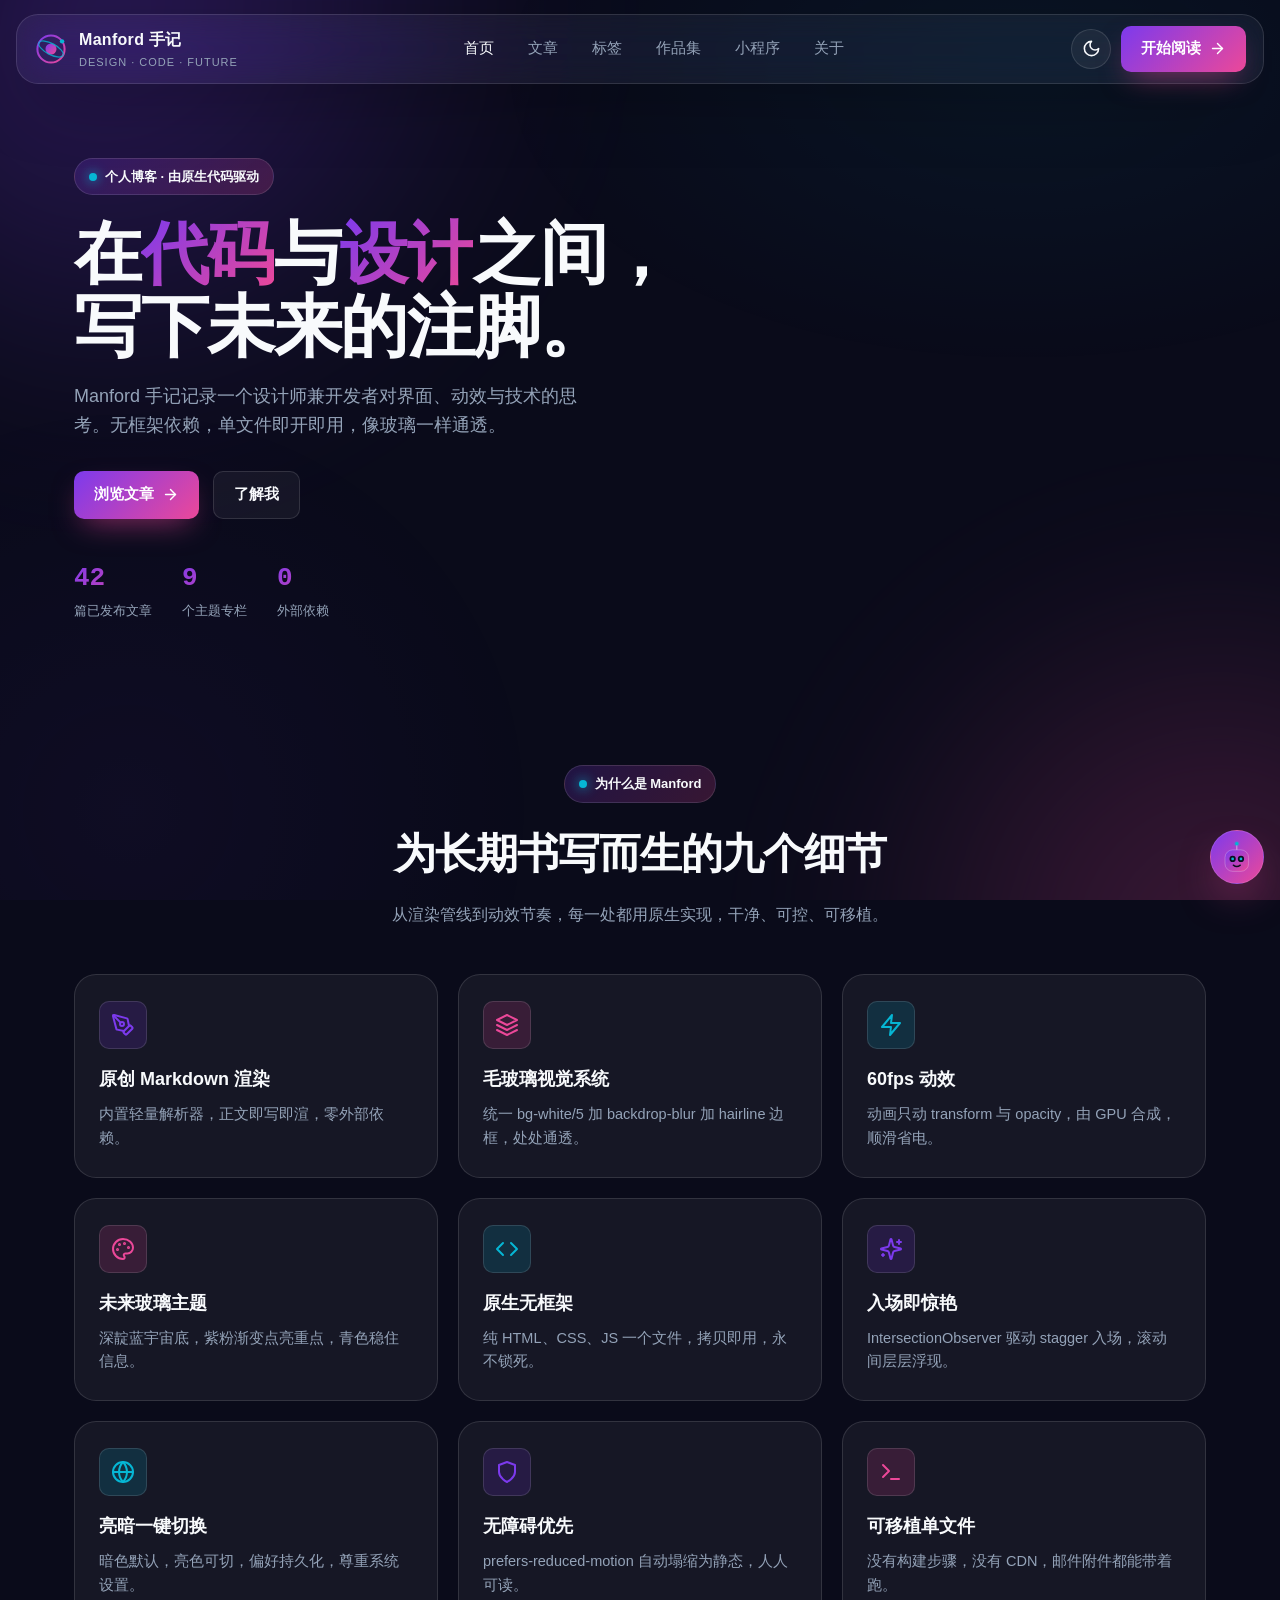
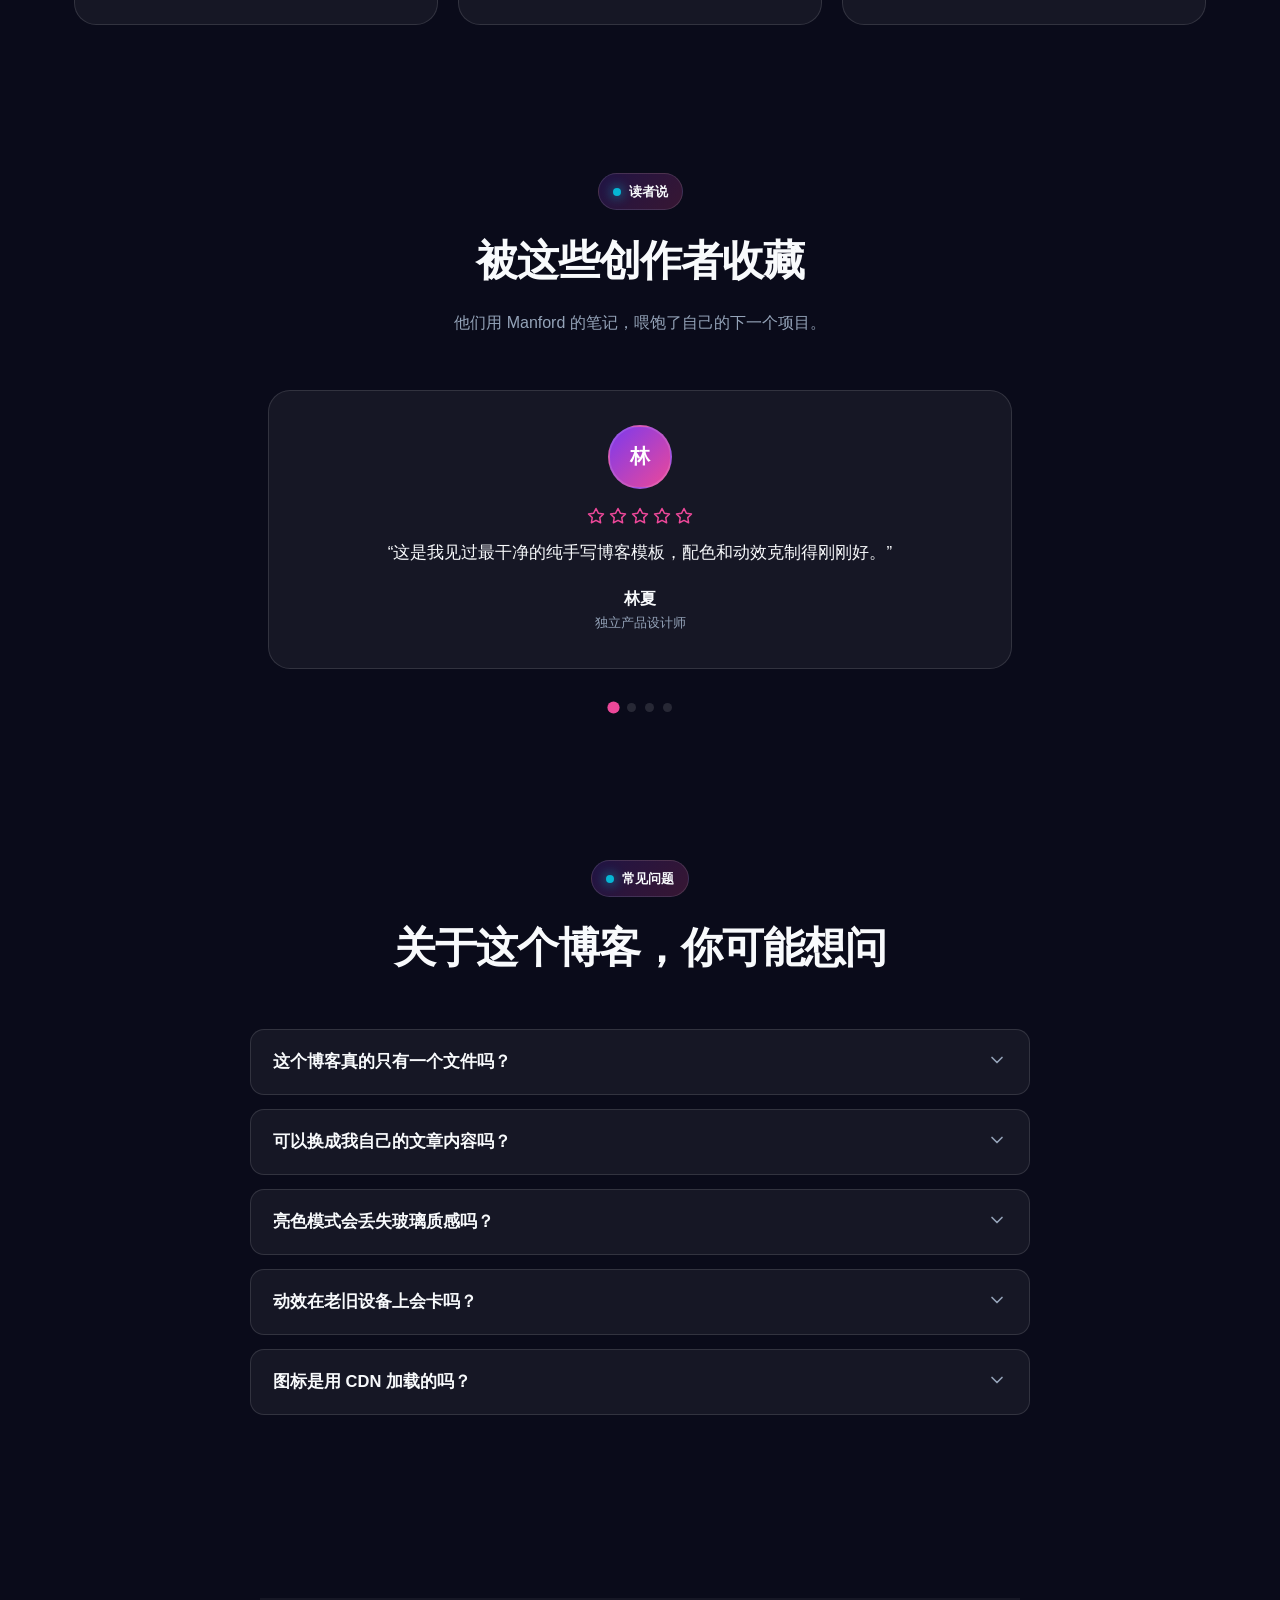
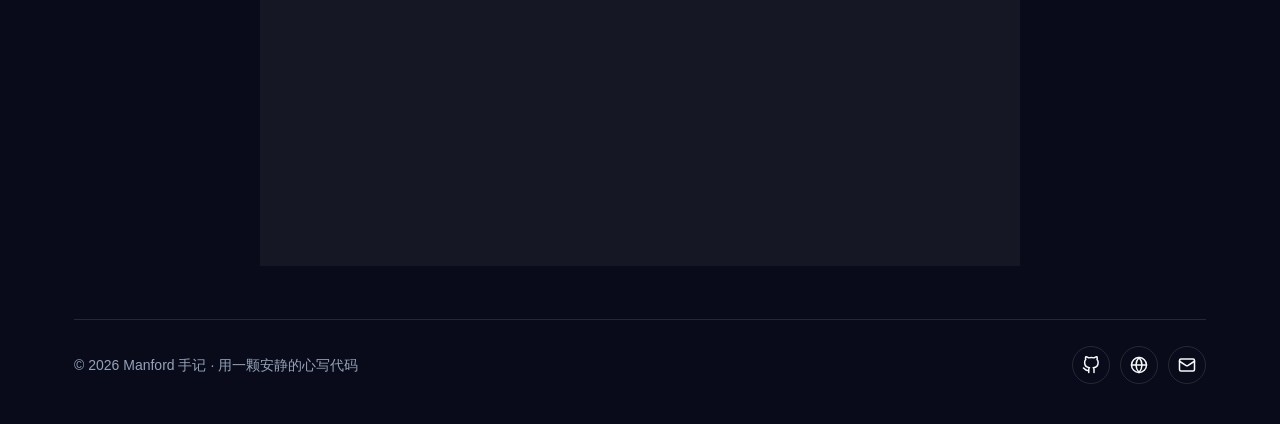
<file: index.html>
<!DOCTYPE html>
<html lang="zh-CN" data-theme="dark">

<head>
  <meta charset="UTF-8" />
  <meta name="viewport" content="width=device-width, initial-scale=1.0" />
  <title>Manford 手记 · 设计、代码与未来</title>
  <meta name="description" content="一个关于设计、代码与未来科技的个人博客，未来玻璃风格，单文件原生构建。" />
  <link rel="stylesheet" href="styles.css">
</head>

<body>
  <div class="bg-aurora" aria-hidden="true"></div>
  <div class="bg-grain" aria-hidden="true"></div>

  <!-- ============ 导航 ============ -->
  <header class="nav">
    <a class="brand" href="#/home" data-link>
      <span class="logo">
        <svg viewBox="0 0 40 40" fill="none" xmlns="http://www.w3.org/2000/svg" aria-hidden="true">
          <defs>
            <linearGradient id="lg" x1="0" y1="0" x2="1" y2="1">
              <stop offset="0" stop-color="#7C3AED" />
              <stop offset="1" stop-color="#EC4899" />
            </linearGradient>
          </defs>
          <circle cx="20" cy="20" r="16" stroke="url(#lg)" stroke-width="2.4" />
          <circle cx="20" cy="20" r="6.5" fill="url(#lg)" />
          <circle cx="33" cy="11" r="2.6" fill="#06B6D4" />
          <ellipse cx="20" cy="20" rx="16" ry="6.5" stroke="#06B6D4" stroke-width="1.4" transform="rotate(28 20 20)"
            opacity=".8" />
        </svg>
      </span>
      <span>Manford 手记<small>DESIGN · CODE · FUTURE</small></span>
    </a>
    <nav class="nav-links" id="navLinks">
      <a href="#/home" data-link data-view="home">首页</a>
      <a href="#/articles" data-link data-view="articles">文章</a>
      <a href="#/tags" data-link data-view="tags">标签</a>
      <a href="#/work" data-link data-view="work">作品集</a>
      <a href="#/miniapps" data-link data-view="miniapps">小程序</a>
      <a href="#/about" data-link data-view="about">关于</a>
    </nav>
    <div class="nav-actions">
      <button class="icon-btn" id="themeBtn" aria-label="切换主题" title="主题：白天 / 黑夜 / 绿金" aria-haspopup="true" aria-expanded="false">
      </button>
      <div class="theme-pop" id="themePop" role="menu" aria-label="选择主题">
        <button class="theme-opt" data-theme-opt="light" role="menuitem"><span class="sw sw-light"></span><span>白天</span></button>
        <button class="theme-opt" data-theme-opt="dark" role="menuitem"><span class="sw sw-dark"></span><span>黑夜</span></button>
        <button class="theme-opt" data-theme-opt="green" role="menuitem"><span class="sw sw-green"></span><span>绿金</span></button>
      </div>
      <button class="icon-btn menu-toggle" id="menuBtn" aria-label="菜单" aria-expanded="false" aria-controls="navLinks">
        <svg viewBox="0 0 24 24" fill="none" stroke="currentColor" stroke-width="2" stroke-linecap="round">
          <line class="mbar mbar1" x1="4" y1="7" x2="20" y2="7" />
          <line class="mbar mbar2" x1="4" y1="12" x2="20" y2="12" />
          <line class="mbar mbar3" x1="4" y1="17" x2="20" y2="17" />
        </svg>
      </button>
      <a class="btn btn-primary nav-cta" href="#/articles" data-link>开始阅读
        <svg viewBox="0 0 24 24" fill="none" stroke="currentColor" stroke-width="2" stroke-linecap="round"
          stroke-linejoin="round">
          <line x1="5" y1="12" x2="19" y2="12" />
          <polyline points="12 5 19 12 12 19" />
        </svg>
      </a>
    </div>
  </header>

  <main>
    <!-- ============ 首页 ============ -->
    <section class="view active" id="view-home">
      <div class="wrap">
        <!-- Hero -->
        <div class="hero">
          <div class="hero-grid">
            <div>
              <span class="pill reveal"><span class="dot"></span>个人博客 · 由原生代码驱动</span>
              <h1 class="reveal">在<span class="grad-text">代码</span>与<span class="grad-text">设计</span>之间，<br />写下未来的注脚。
              </h1>
              <p class="lead reveal">Manford 手记记录一个设计师兼开发者对界面、动效与技术的思考。无框架依赖，单文件即开即用，像玻璃一样通透。</p>
              <div class="hero-cta reveal">
                <a class="btn btn-primary" href="#/articles" data-link>浏览文章
                  <svg viewBox="0 0 24 24" fill="none" stroke="currentColor" stroke-width="2" stroke-linecap="round"
                    stroke-linejoin="round">
                    <line x1="5" y1="12" x2="19" y2="12" />
                    <polyline points="12 5 19 12 12 19" />
                  </svg>
                </a>
                <a class="btn btn-ghost" href="#/about" data-link>了解我</a>
              </div>
              <div class="hero-stats reveal">
                <div>
                  <div class="num grad-text">42</div>
                  <div class="lbl">篇已发布文章</div>
                </div>
                <div>
                  <div class="num grad-text">9</div>
                  <div class="lbl">个主题专栏</div>
                </div>
                <div>
                  <div class="num grad-text">0</div>
                  <div class="lbl">外部依赖</div>
                </div>
              </div>
            </div>
          </div>
        </div>

        <!-- 特性网格 3x3 -->
        <div class="section">
          <div class="sec-head reveal">
            <span class="pill"><span class="dot"></span>为什么是 Manford</span>
            <h2>为长期书写而生的九个细节</h2>
            <p>从渲染管线到动效节奏，每一处都用原生实现，干净、可控、可移植。</p>
          </div>
          <div class="feat-grid" id="featGrid"></div>
        </div>

        <!-- 评价轮播 -->
        <div class="section">
          <div class="sec-head reveal">
            <span class="pill"><span class="dot"></span>读者说</span>
            <h2>被这些创作者收藏</h2>
            <p>他们用 Manford 的笔记，喂饱了自己的下一个项目。</p>
          </div>
          <div class="carousel reveal" id="carousel">
            <div class="c-track" id="cTrack"></div>
          </div>
          <div class="c-dots" id="cDots"></div>
        </div>

        <!-- FAQ -->
        <div class="section">
          <div class="sec-head reveal">
            <span class="pill"><span class="dot"></span>常见问题</span>
            <h2>关于这个博客，你可能想问</h2>
          </div>
          <div class="faq" id="faq"></div>
        </div>
      </div>

      <!-- 底部订阅 -->
      <footer class="footer">
        <div class="wrap">
          <div class="sub-card glass reveal">
            <h2>订阅 <span class="grad-text">Manford 周记</span></h2>
            <p>每周一封，只发真正值得读的设计与代码笔记。随时退订。</p>
            <form class="sub-form" id="subForm" novalidate>
              <input type="email" id="subEmail" placeholder="你的邮箱地址" aria-label="邮箱地址" />
              <button class="btn btn-primary" type="submit" id="subBtn">订阅
                <svg viewBox="0 0 24 24" fill="none" stroke="currentColor" stroke-width="2" stroke-linecap="round"
                  stroke-linejoin="round">
                  <line x1="5" y1="12" x2="19" y2="12" />
                  <polyline points="12 5 19 12 12 19" />
                </svg>
              </button>
            </form>
          </div>
          <div class="foot-bottom">
            <span>© 2026 Manford 手记 · 用一颗安静的心写代码</span>
            <div class="foot-social">
              <a href="#/about" data-link aria-label="GitHub"><svg viewBox="0 0 24 24" fill="none" stroke="currentColor"
                  stroke-width="2" stroke-linecap="round" stroke-linejoin="round">
                  <path
                    d="M9 19c-5 1.5-5-2.5-7-3m14 6v-3.87a3.37 3.37 0 0 0-.94-2.61c3.14-.35 6.44-1.54 6.44-7A5.44 5.44 0 0 0 20 4.77 5.07 5.07 0 0 0 19.91 1S18.73.65 16 2.48a13.38 13.38 0 0 0-7 0C6.27.65 5.09 1 5.09 1A5.07 5.07 0 0 0 5 4.77a5.44 5.44 0 0 0-1.5 3.78c0 5.42 3.3 6.61 6.44 7A3.37 3.37 0 0 0 9 18.13V22" />
                </svg></a>
              <a href="#/about" data-link aria-label="网站"><svg viewBox="0 0 24 24" fill="none" stroke="currentColor"
                  stroke-width="2" stroke-linecap="round" stroke-linejoin="round">
                  <circle cx="12" cy="12" r="10" />
                  <line x1="2" y1="12" x2="22" y2="12" />
                  <path
                    d="M12 2a15.3 15.3 0 0 1 4 10 15.3 15.3 0 0 1-4 10 15.3 15.3 0 0 1-4-10 15.3 15.3 0 0 1 4-10z" />
                </svg></a>
              <a href="#/about" data-link aria-label="邮件"><svg viewBox="0 0 24 24" fill="none" stroke="currentColor"
                  stroke-width="2" stroke-linecap="round" stroke-linejoin="round">
                  <rect x="2" y="4" width="20" height="16" rx="2" />
                  <path d="m22 7-8.97 5.7a1.94 1.94 0 0 1-2.06 0L2 7" />
                </svg></a>
            </div>
          </div>
        </div>
      </footer>
    </section>

    <!-- ============ 文章列表 ============ -->
    <section class="view" id="view-articles">
      <div class="wrap">
        <div class="sec-head reveal" style="text-align:left;max-width:none;margin-bottom:30px">
          <span class="pill"><span class="dot"></span>文章档案</span>
          <h2>所有笔记</h2>
          <p>点击任意卡片进入正文，支持 Markdown 渲染。</p>
        </div>
        <div class="posts-layout">
          <aside class="tag-side reveal">
            <h4>按标签筛选</h4>
            <div class="tag-list" id="sideTags"></div>
          </aside>
          <div class="posts-grid" id="postsGrid"></div>
        </div>
      </div>
    </section>

    <!-- ============ 文章详情 ============ -->
    <section class="view" id="view-article">
      <div class="wrap">
        <article class="article" id="articleBox"></article>
      </div>
    </section>

    <!-- ============ 标签 ============ -->
    <section class="view" id="view-tags">
      <div class="wrap">
        <div class="sec-head reveal">
          <span class="pill"><span class="dot"></span>标签地图</span>
          <h2>从这些主题出发</h2>
          <p>每个标签都是一条线索，点开后直达对应文章。</p>
        </div>
        <div class="tags-cloud" id="tagsCloud"></div>
      </div>
    </section>

    <!-- ============ 关于 ============ -->
    <section class="view" id="view-about">
      <div class="wrap">
        <div class="about-grid">
          <div class="about-art reveal" aria-hidden="true">
            <span class="ring"></span><span class="ring r2"></span>
            <span class="orb a"></span><span class="orb b"></span>
          </div>
          <div class="reveal">
            <span class="pill"><span class="dot"></span>关于我</span>
            <h2>我是Manford，<br />一个在设计与代码之间游走的开发者。</h2>
            <p>白天写界面，夜里写笔记。我相信好的工具应当像玻璃：你透过它看见内容，却几乎感觉不到它的存在。这个博客就是为了记录那些「差点被忽略的细节」而存在。</p>
            <p>本站完全由原生 HTML、CSS 与 JavaScript 写成，没有框架，没有外部请求，一个文件就能带着走。</p>
            <div class="skills">
              <span class="skill">设计系统</span>
              <span class="skill">前端工程</span>
              <span class="skill">动效设计</span>
              <span class="skill">SVG 图形</span>
              <span class="skill">可访问性</span>
              <span class="skill">性能优化</span>
            </div>
            <a class="btn btn-primary" href="#/articles" data-link>读我的文章
              <svg viewBox="0 0 24 24" fill="none" stroke="currentColor" stroke-width="2" stroke-linecap="round"
                stroke-linejoin="round">
                <line x1="5" y1="12" x2="19" y2="12" />
                <polyline points="12 5 19 12 12 19" />
              </svg>
            </a>
          </div>
        </div>
      </div>
    </section>

    <!-- ============ 作品集 ============ -->
    <section class="view" id="view-work">
      <div class="wrap">
        <div class="sec-head reveal">
          <span class="pill"><span class="dot"></span>作品集</span>
          <h2>设计与代码，都可以被看见</h2>
          <p>三大方向，十八个代表性项目。点开任意卡片，看背后的思考。</p>
        </div>
        <div class="work-tabs reveal" id="workTabs"></div>
        <div class="work-grid" id="workGrid"></div>
      </div>
    </section>

    <!-- ============ 小程序 ============ -->
    <section class="view" id="view-miniapps">
      <div class="wrap">
        <div class="sec-head reveal">
          <span class="pill"><span class="dot"></span>小程序</span>
          <h2>随手能做的小工具</h2>
          <p>一些独立的小程序，点开看介绍，进入对应项目页面。</p>
        </div>
        <div class="work-grid" id="miniGrid"></div>
      </div>
    </section>
  </main>

  <!-- ============ 作品详情弹窗 ============ -->
  <div class="modal-overlay" id="modal" aria-hidden="true">
    <div class="modal glass" role="dialog" aria-modal="true" aria-label="作品详情">
      <button class="modal-close" id="modalClose" aria-label="关闭">
        <svg viewBox="0 0 24 24" fill="none" stroke="currentColor" stroke-width="2" stroke-linecap="round"
          stroke-linejoin="round">
          <line x1="18" y1="6" x2="6" y2="18" />
          <line x1="6" y1="6" x2="18" y2="18" />
        </svg>
      </button>
      <div class="modal-cover" id="modalCover"></div>
      <div class="modal-body">
        <div class="modal-meta" id="modalMeta"></div>
        <h3 id="modalTitle"></h3>
        <p class="modal-intro" id="modalIntro"></p>
        <p class="modal-detail" id="modalDetail"></p>
        <a class="btn btn-primary modal-link" id="modalLink" target="_blank" rel="noopener">访问项目
          <svg viewBox="0 0 24 24" fill="none" stroke="currentColor" stroke-width="2" stroke-linecap="round"
            stroke-linejoin="round">
            <path d="M18 13v6a2 2 0 0 1-2 2H5a2 2 0 0 1-2-2V8a2 2 0 0 1 2-2h6" />
            <polyline points="15 3 21 3 21 9" />
            <line x1="10" y1="14" x2="21" y2="3" />
          </svg>
        </a>
      </div>
    </div>
  </div>

  <div class="toast" id="toast">
    <span class="tk"><svg viewBox="0 0 24 24" fill="none" stroke="currentColor" stroke-width="2" stroke-linecap="round"
        stroke-linejoin="round">
        <polyline points="20 6 9 17 4 12" />
      </svg></span>
    <span id="toastMsg">已订阅，欢迎来到 Manford。</span>
  </div>

  <!-- 悬浮 M仔小伙伴 -->
  <div class="bot-fab" id="botFab" role="button" tabindex="0" aria-label="打开 M仔小伙伴对话">
    <svg class="bot-fab-svg" viewBox="0 0 120 120" aria-hidden="true">
      <defs>
        <linearGradient id="fabGrad" x1="0" y1="0" x2="1" y2="1">
          <stop offset="0" class="rb-hg-1"/>
          <stop offset="1" class="rb-hg-2"/>
        </linearGradient>
        <filter id="fabGlow" x="-60%" y="-60%" width="220%" height="220%">
          <feGaussianBlur stdDeviation="3" result="b"/>
          <feMerge><feMergeNode in="b"/><feMergeNode in="SourceGraphic"/></feMerge>
        </filter>
      </defs>
      <g id="fabRobot">
        <line x1="60" y1="40" x2="60" y2="26" stroke="rgba(255,255,255,.5)" stroke-width="3" stroke-linecap="round"/>
        <circle cx="60" cy="22" r="5" class="rb-antenna" filter="url(#fabGlow)"/>
        <rect x="26" y="40" width="68" height="62" rx="22" fill="url(#fabGrad)"/>
        <rect x="26" y="40" width="68" height="62" rx="22" fill="none" stroke="rgba(255,255,255,.35)" stroke-width="2"/>
        <g class="bot-eye">
          <circle cx="48" cy="66" r="9" fill="#0B0D1F"/>
          <circle class="bot-pupil rb-eye-color" cx="48" cy="66" r="4"/>
        </g>
        <g class="bot-eye">
          <circle cx="72" cy="66" r="9" fill="#0B0D1F"/>
          <circle class="bot-pupil rb-eye-color" cx="72" cy="66" r="4"/>
        </g>
        <path d="M50 84 Q60 92 70 84" fill="none" stroke="#0B0D1F" stroke-width="4" stroke-linecap="round"/>
      </g>
    </svg>
    <span class="bot-fab-pulse"></span>
  </div>

  <!-- M仔小伙伴对话面板 -->
  <div class="bot-panel" id="botPanel" aria-hidden="true">
    <div class="bot-panel-head">
      <div class="bot-panel-title">
        <span class="bot-avatar"><svg viewBox="0 0 24 24" fill="none" stroke="#fff" stroke-width="2" stroke-linecap="round" stroke-linejoin="round"><rect x="4" y="8" width="16" height="12" rx="4"/><path d="M12 8V4M9 2h6"/><circle cx="9.5" cy="14" r="1.3" fill="#fff" stroke="none"/><circle cx="14.5" cy="14" r="1.3" fill="#fff" stroke="none"/></svg></span>
        <div><strong>M仔小伙伴</strong><small>在线 · 演示对话</small></div>
      </div>
      <button class="bot-close" id="botClose" aria-label="关闭">
        <svg viewBox="0 0 24 24" fill="none" stroke="currentColor" stroke-width="2" stroke-linecap="round" stroke-linejoin="round"><line x1="18" y1="6" x2="6" y2="18"/><line x1="6" y1="6" x2="18" y2="18"/></svg>
      </button>
    </div>
    <div class="bot-msgs" id="botMsgs"></div>
    <form class="bot-input" id="botForm">
      <input type="text" id="botText" placeholder="说点什么…" aria-label="输入消息" autocomplete="off" />
      <button type="submit" class="btn btn-primary">发送</button>
    </form>
  </div>

  <script src="app.js"></script>
</body>

</html>
</file>
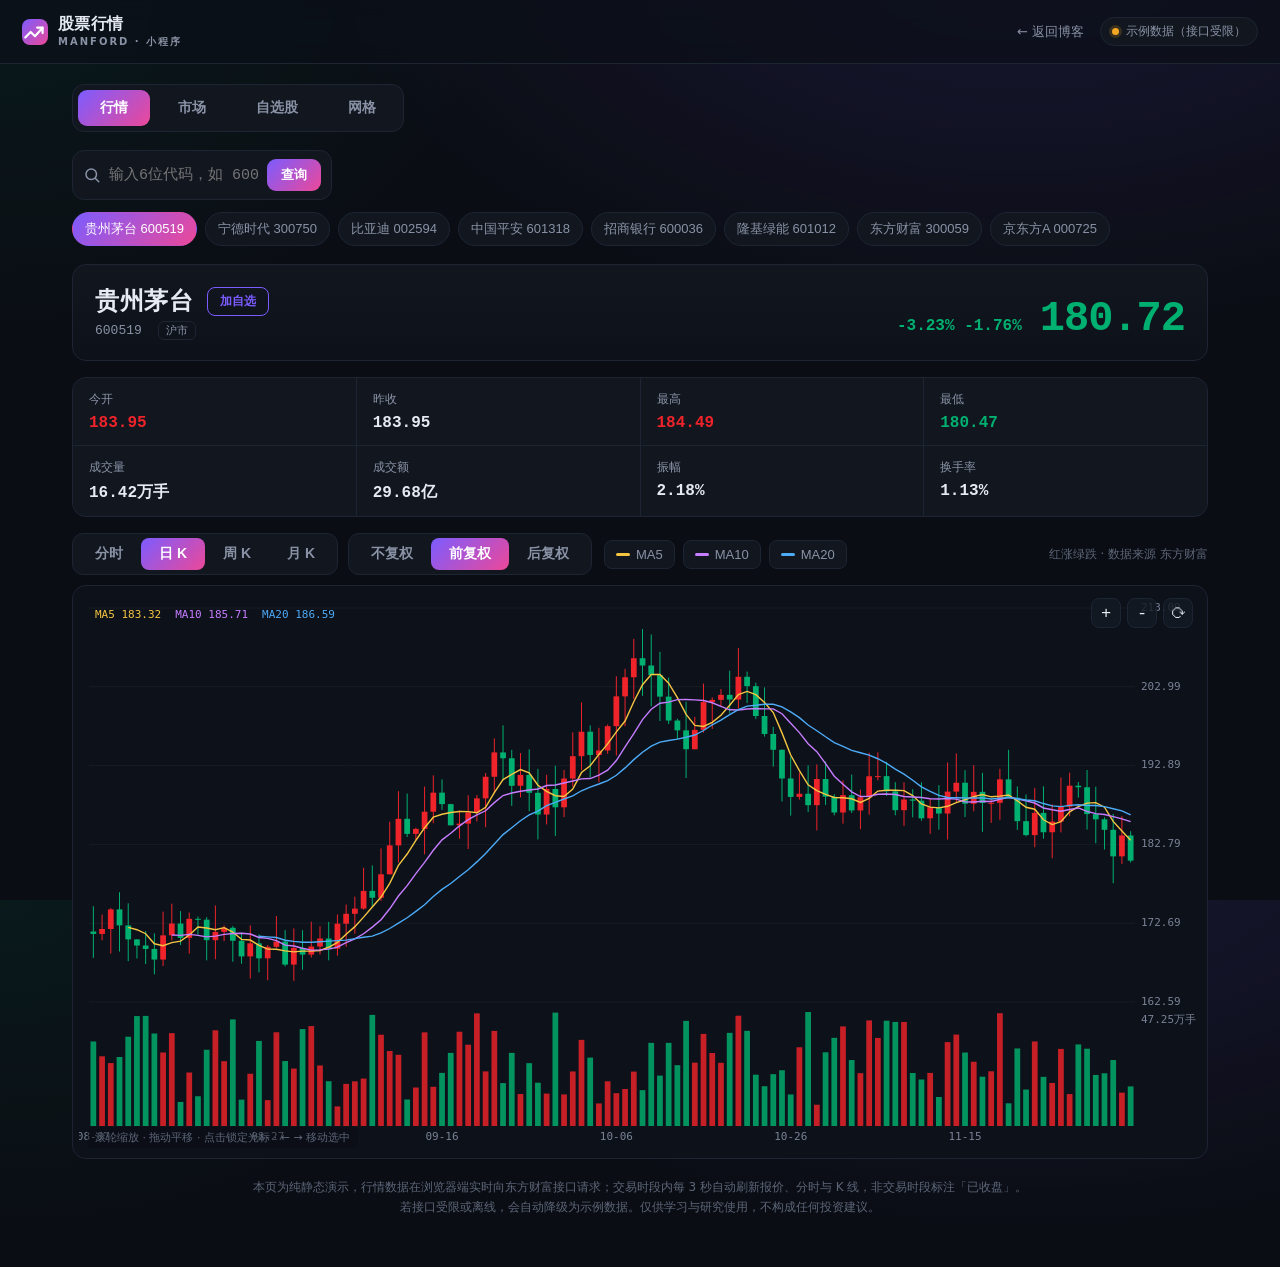
<file: miniapp/p1/index.html>
<!DOCTYPE html>
<html lang="zh-CN" data-theme="dark">
<head>
<meta charset="UTF-8" />
<meta name="viewport" content="width=device-width, initial-scale=1.0" />
<title>股票行情 · 在线 K 线查看器</title>
<meta name="description" content="在线查看 A 股行情，支持日 K、周 K、月 K 蜡烛图与开盘价、收盘价、最高价、最低价等详情。数据来自东方财富。">
<style>
  :root{
    --bg:#0a0d14;
    --bg2:#0f141f;
    --panel:#11161f;
    --panel2:#0c111a;
    --line:#1d2533;
    --text:#e6ebf2;
    --muted:#8a93a6;
    --muted2:#5d6678;
    --up:#ef232a;       /* 红涨 */
    --down:#00b070;     /* 绿跌 */
    --ma5:#f5c542;
    --ma10:#c77dff;
    --ma20:#4dabf7;
    --accent:#7c5cff;
    --radius:14px;
    --mono:"SF Mono","JetBrains Mono",ui-monospace,Menlo,Consolas,monospace;
    --sans:-apple-system,BlinkMacSystemFont,"Segoe UI","PingFang SC","Microsoft YaHei",system-ui,sans-serif;
  }

  /* 顶栏跟随博客主题（深色 / 浅色 / 绿金）：dark 维持原样，light/green 覆盖 */
  [data-theme="light"] .topbar{ background:rgba(255,255,255,.92); border-bottom-color:rgba(15,23,42,.12); }
  [data-theme="light"] .topbar .links,
  [data-theme="light"] .brand small{ color:#475569; }
  [data-theme="light"] .topbar .links a:hover{ color:#0A0B1A; }
  [data-theme="light"] .brand .logo{ background:linear-gradient(135deg,#7C3AED,#EC4899); }

  [data-theme="green"] .topbar{ background:rgba(8,24,17,.92); border-bottom-color:rgba(170,225,195,.16); }
  [data-theme="green"] .topbar .links,
  [data-theme="green"] .brand small{ color:#90BFA6; }
  [data-theme="green"] .topbar .links a:hover{ color:#EDF7EF; }
  [data-theme="green"] .brand .logo{ background:linear-gradient(135deg,#3DDC97,#E6B450); }

  *{box-sizing:border-box;margin:0;padding:0}
  html,body{height:100%}
  body{
    font-family:var(--sans);
    color:var(--text);
    background:
      radial-gradient(1200px 700px at 80% -10%, rgba(124,92,255,.14), transparent 60%),
      radial-gradient(900px 600px at 0% 0%, rgba(0,176,112,.08), transparent 55%),
      var(--bg);
    min-height:100%;
    -webkit-font-smoothing:antialiased;
  }
  a{color:inherit;text-decoration:none}
  .up{color:var(--up)!important}
  .down{color:var(--down)!important}

  /* 顶栏 */
  .topbar{
    display:flex;align-items:center;justify-content:space-between;gap:14px;
    padding:14px 22px;border-bottom:1px solid var(--line);
    background:rgba(12,16,24,.72);backdrop-filter:blur(10px);position:sticky;top:0;z-index:20;
  }
  .brand{display:flex;align-items:center;gap:10px;font-weight:700;letter-spacing:.4px}
  .brand .logo{width:26px;height:26px;display:grid;place-items:center;border-radius:8px;
    background:linear-gradient(135deg,var(--accent),#ec4899);color:#fff}
  .brand small{display:block;font-size:10px;color:var(--muted);font-weight:600;letter-spacing:2px}
  .topbar .links{display:flex;align-items:center;gap:16px;font-size:13px;color:var(--muted)}
  .topbar .links a{display:inline-flex;align-items:center;gap:6px;transition:color .2s}
  .topbar .links a:hover{color:var(--text)}
  .status{display:inline-flex;align-items:center;gap:7px;font-size:12px;padding:5px 11px;border-radius:999px;
    border:1px solid var(--line);background:var(--panel);color:var(--muted)}
  .status .dot{width:7px;height:7px;border-radius:50%;background:var(--down)}
  .status.live .dot{background:var(--down);box-shadow:0 0 0 3px rgba(0,176,112,.18)}
  .status.demo .dot{background:#f5a623;box-shadow:0 0 0 3px rgba(245,166,35,.18)}
  .status.closed .dot{background:var(--muted2);box-shadow:none}
  .status.live #statusText::after{content:'';display:inline-block;width:6px;height:6px;margin-left:6px;border-radius:50%;
    background:var(--down);animation:pulse 1.4s ease-in-out infinite}
  @keyframes pulse{0%,100%{opacity:.35}50%{opacity:1}}

  .wrap{max-width:1180px;margin:0 auto;padding:20px 22px 48px}

  /* 选择器 */
  .selector{display:flex;flex-wrap:wrap;align-items:center;gap:12px;margin-bottom:18px}
  .search{display:flex;align-items:center;gap:8px;background:var(--panel);border:1px solid var(--line);
    border-radius:12px;padding:8px 10px;min-width:260px}
  .search svg{width:18px;height:18px;color:var(--muted)}
  .search input{background:transparent;border:0;outline:0;color:var(--text);font-size:15px;width:150px;font-family:var(--mono)}
  .search button{border:0;background:linear-gradient(135deg,var(--accent),#ec4899);color:#fff;
    padding:7px 14px;border-radius:9px;font-weight:600;cursor:pointer;font-size:13px}
  .search button:active{transform:translateY(1px)}
  .chips{display:flex;flex-wrap:wrap;gap:8px}
  .chip{font-size:13px;padding:7px 12px;border-radius:999px;border:1px solid var(--line);
    background:var(--panel);color:var(--muted);cursor:pointer;transition:.18s;white-space:nowrap}
  .chip:hover{color:var(--text);border-color:#324056}
  .chip.active{color:#fff;border-color:transparent;background:linear-gradient(135deg,var(--accent),#ec4899)}

  /* 报价头 */
  .quote{display:flex;flex-wrap:wrap;align-items:flex-end;gap:26px;padding:20px 22px;
    background:linear-gradient(180deg,var(--panel),var(--panel2));border:1px solid var(--line);
    border-radius:var(--radius);margin-bottom:16px}
  .q-id .q-name{font-size:24px;font-weight:800;letter-spacing:.5px}
  .q-id .q-code{font-size:13px;color:var(--muted);font-family:var(--mono);margin-top:4px}
  .q-id .mkt{display:inline-block;font-size:11px;color:var(--muted);border:1px solid var(--line);
    border-radius:6px;padding:1px 7px;margin-left:8px;vertical-align:middle}
  .q-main{display:flex;align-items:flex-end;gap:18px;margin-left:auto}
  .q-price{font-size:42px;font-weight:800;font-family:var(--mono);line-height:1;letter-spacing:-1px}
  .q-chg{font-size:16px;font-weight:700;font-family:var(--mono);margin-bottom:5px}
  .stats{display:grid;grid-template-columns:repeat(4,minmax(0,1fr));gap:1px;
    background:var(--line);border:1px solid var(--line);border-radius:var(--radius);overflow:hidden;margin-bottom:16px}
  .stat{background:var(--panel);padding:13px 16px;display:flex;flex-direction:column;gap:6px}
  .stat .s-label{font-size:12px;color:var(--muted)}
  .stat .s-val{font-size:16px;font-weight:700;font-family:var(--mono)}

  /* 图表控件 */
  .controls{display:flex;flex-wrap:wrap;align-items:center;justify-content:space-between;gap:12px;margin-bottom:10px}
  .ctrl-left{display:flex;align-items:center;gap:10px;flex-wrap:wrap}
  .tabs{display:inline-flex;background:var(--panel);border:1px solid var(--line);border-radius:11px;padding:4px}
  .tab{border:0;background:transparent;color:var(--muted);font-size:14px;font-weight:600;
    padding:7px 18px;border-radius:8px;cursor:pointer;transition:.18s}
  .tab.active{color:#fff;background:linear-gradient(135deg,var(--accent),#ec4899)}
  .mas{display:inline-flex;gap:8px}
  .ma-btn{display:inline-flex;align-items:center;gap:6px;font-size:13px;color:var(--muted);
    border:1px solid var(--line);background:var(--panel);border-radius:8px;padding:6px 11px;cursor:pointer;transition:.18s}
  .ma-btn .sw{width:14px;height:3px;border-radius:2px}
  .ma-btn.off{opacity:.4}
  .note{font-size:12px;color:var(--muted2);margin-left:auto}

  /* 图表 */
  .chart-wrap{position:relative;background:var(--panel2);border:1px solid var(--line);border-radius:var(--radius);
    padding:6px;overflow:hidden}
  #chart{display:block;width:100%;height:560px}
  .overlay{position:absolute;inset:0;display:none;align-items:center;justify-content:center;
    background:rgba(10,13,20,.6);backdrop-filter:blur(2px);font-size:14px;color:var(--muted);z-index:5}
  .overlay.show{display:flex}
  .spinner{width:26px;height:26px;border:3px solid var(--line);border-top-color:var(--accent);
    border-radius:50%;animation:spin .8s linear infinite;margin-right:10px}
  @keyframes spin{to{transform:rotate(360deg)}}
  .tip{position:absolute;z-index:8;pointer-events:none;min-width:172px;display:none;
    background:rgba(17,22,31,.96);border:1px solid var(--line);border-radius:10px;padding:10px 12px;
    font-size:12px;box-shadow:0 10px 30px rgba(0,0,0,.45)}
  .tip.show{display:block}
  .tip .t-date{font-family:var(--mono);color:var(--text);font-size:12px;margin-bottom:7px;font-weight:700}
  .tip .t-grid{display:grid;grid-template-columns:auto auto;gap:3px 14px;font-family:var(--mono)}
  .tip .t-grid span{color:var(--muted)}
  .tip .t-grid b{font-weight:700;text-align:right}
  #chart{cursor:crosshair}
  .chart-wrap.dragging #chart{cursor:grabbing}
  .chart-toolbar{position:absolute;top:12px;right:14px;display:flex;gap:6px;z-index:7}
  .ct-btn{width:30px;height:30px;display:flex;align-items:center;justify-content:center;border-radius:8px;
    background:rgba(20,26,36,.82);border:1px solid var(--line);color:var(--text);cursor:pointer;
    font-size:17px;line-height:1;font-family:var(--mono);transition:.15s;user-select:none}
  .ct-btn:hover{border-color:var(--accent);background:rgba(32,40,54,.94)}
  .ct-btn:active{transform:scale(.9)}
  .chart-hint{position:absolute;left:14px;bottom:10px;z-index:6;font-size:11px;color:var(--muted2);
    background:rgba(10,13,20,.45);padding:3px 8px;border-radius:6px;pointer-events:none}

  .foot{margin-top:18px;font-size:12px;color:var(--muted2);line-height:1.7;text-align:center}
  .foot a{color:var(--muted)}

  /* 主导航 */
  .mainnav{display:flex;gap:6px;margin-bottom:18px;background:var(--panel);border:1px solid var(--line);
    border-radius:12px;padding:5px;width:fit-content}
  .mnav-btn{border:0;background:transparent;color:var(--muted);font-size:14px;font-weight:600;
    padding:9px 22px;border-radius:9px;cursor:pointer;transition:.18s}
  .mnav-btn:hover{color:var(--text)}
  .mnav-btn.active{color:#fff;background:linear-gradient(135deg,var(--accent),#ec4899)}
  .view.hidden{display:none}

  /* 行情标题行（名称 + 加自选） */
  .q-title-row{display:flex;align-items:center;gap:14px}
  .watch-btn{font-size:12px;font-weight:600;padding:5px 12px;border-radius:8px;cursor:pointer;
    border:1px solid var(--accent);color:var(--accent);background:transparent;transition:.18s;white-space:nowrap}
  .watch-btn:hover{background:rgba(124,92,255,.12)}
  .watch-btn.in{border-color:var(--muted2);color:var(--muted);background:transparent}
  .watch-btn.in:hover{background:rgba(138,147,166,.1)}

  /* chip 删除角标 */
  .chip{position:relative}
  .chip .del{position:absolute;top:-7px;right:-7px;width:16px;height:16px;border-radius:50%;
    background:var(--up);color:#fff;font-size:12px;line-height:15px;text-align:center;cursor:pointer;
    display:none;border:2px solid var(--bg);font-weight:700}
  .chip:hover .del{display:block}
  .chip .del:hover{transform:scale(1.18)}

  /* 市场 / 自选 卡片与表格 */
  .card{background:linear-gradient(180deg,var(--panel),var(--panel2));border:1px solid var(--line);
    border-radius:var(--radius);padding:16px 18px;margin-bottom:16px}
  .card h3{font-size:15px;font-weight:700;margin-bottom:12px;display:flex;align-items:baseline;gap:10px}
  .card h3 .sub{font-size:12px;color:var(--muted);font-weight:500}
  .mkt-table{width:100%;border-collapse:collapse;font-size:13px}
  .mkt-table th,.mkt-table td{padding:10px 10px;text-align:left;border-bottom:1px solid rgba(255,255,255,.05)}
  .mkt-table thead th{color:var(--muted);font-weight:600;user-select:none;white-space:nowrap;position:relative}
  .mkt-table th.sortable{cursor:pointer}
  .mkt-table th.sortable:hover{color:var(--text)}
  .mkt-table th.active{color:var(--text)}
  .mkt-table th .arrow{font-size:10px;margin-left:3px;color:var(--accent)}
  .mkt-table td.num{text-align:right;font-family:var(--mono)}
  .mkt-table .rank{color:var(--muted2);font-family:var(--mono);width:36px;text-align:center}
  /* 市场栏目：表头与单元格全部居中对齐（不影响自选表格） */
  #view-market .mkt-table th, #view-market .mkt-table td{text-align:center}
  #view-market .mkt-table td.num{text-align:center}
  .mkt-table .t-name{font-weight:600}
  .mkt-table tbody tr.nav{cursor:pointer;transition:background .15s}
  .mkt-table tbody tr.nav:hover{background:rgba(124,92,255,.09)}
  .mkt-table tbody tr.tbl-empty:hover{background:transparent}
  .cancel-sort{font-size:11px;color:var(--muted);border:1px solid var(--line);border-radius:6px;
    padding:3px 8px;cursor:pointer;background:var(--panel2);transition:.15s}
  .cancel-sort:hover{color:var(--text);border-color:var(--accent)}
  .expand-row td{text-align:center;color:var(--muted);cursor:pointer;font-size:12px}
  .expand-row:hover td{color:var(--text)}
  .tbl-empty td{text-align:center;color:var(--muted);padding:26px}
  .row-del{display:inline-block;width:20px;height:20px;line-height:18px;text-align:center;border-radius:6px;
    color:var(--muted);border:1px solid var(--line);cursor:pointer;font-size:14px;transition:.15s}
  .row-del:hover{color:#fff;background:var(--up);border-color:var(--up)}

  @media(max-width:760px){
    .q-main{margin-left:0;width:100%;justify-content:space-between}
    .q-price{font-size:34px}
    .stats{grid-template-columns:repeat(2,1fr)}
    #chart{height:430px}
    .wrap{padding:16px 14px 40px}
  }
  /* 网格交易规划器 */
  #gridPanel{display:none;margin-top:14px;background:linear-gradient(180deg,var(--panel),var(--panel2));
    border:1px solid var(--line);border-radius:var(--radius);padding:16px 18px}
  #gridPanel h3{font-size:15px;font-weight:700;margin-bottom:4px;display:flex;align-items:center;gap:10px}
  #gridPanel h3 .sub{font-size:12px;color:var(--muted);font-weight:500}
  #gridPanel .gwarn{font-size:12px;color:var(--muted2);margin-bottom:14px;line-height:1.6}
  .g-grid{display:grid;grid-template-columns:repeat(auto-fit,minmax(180px,1fr));gap:12px 18px}
  .g-field{display:flex;flex-direction:column;gap:6px}
  .g-field label{font-size:12px;color:var(--muted)}
  .g-field input,.g-field select{background:var(--panel2);border:1px solid var(--line);color:var(--text);
    border-radius:9px;padding:8px 10px;font-size:14px;font-family:var(--mono);outline:0}
  .g-field input:focus,.g-field select:focus{border-color:var(--accent)}
  .g-field .hint{font-size:11px;color:var(--muted2)}
  .g-row{display:flex;flex-wrap:wrap;gap:10px;margin-top:14px;align-items:center}
  .g-btn{border:0;background:linear-gradient(135deg,var(--accent),#ec4899);color:#fff;
    padding:9px 18px;border-radius:10px;font-weight:600;cursor:pointer;font-size:13px}
  .g-btn.ghost{background:transparent;border:1px solid var(--line);color:var(--muted)}
  .g-btn:active{transform:translateY(1px)}
  .g-adv{margin-top:12px;border-top:1px dashed var(--line);padding-top:12px}
  .g-adv summary{cursor:pointer;font-size:13px;color:var(--muted);list-style:none}
  .g-adv summary::-webkit-details-marker{display:none}
  #gridStatus{font-size:13px;color:var(--text);margin-top:12px;font-family:var(--mono);line-height:1.7}
  #gridStatus .tag{display:inline-block;font-size:11px;padding:2px 8px;border-radius:6px;margin:0 2px}
  .g-cap{margin-top:12px;display:flex;flex-wrap:wrap;gap:10px;font-family:var(--mono)}
  .g-cap .cap-item{background:var(--panel2);border:1px solid var(--line);border-radius:9px;padding:8px 12px;min-width:118px}
  .g-cap .cap-label{color:var(--muted);font-size:11px}
  .g-cap .cap-val{color:var(--text);font-size:15px;font-weight:700;margin-top:3px}
  .g-cap .cap-val.up{color:var(--up)} .g-cap .cap-val.down{color:var(--down)}
  .g-res{margin-top:10px}
  .g-res .stat{display:grid;grid-template-columns:repeat(auto-fit,minmax(120px,1fr))}
  .g-res-title{font-size:13px;font-weight:700;margin:16px 0 6px;color:var(--muted)}
  .g-trades{margin-top:8px;max-height:260px;overflow:auto;border:1px solid var(--line);border-radius:10px;background:var(--panel2)}
  .g-trades table{width:100%;border-collapse:collapse;font-size:12px}
  .g-trades th,.g-trades td{padding:7px 10px;text-align:right;border-bottom:1px solid rgba(255,255,255,.05);font-family:var(--mono);white-space:nowrap}
  .g-trades th{color:var(--muted);font-weight:600;position:sticky;top:0;background:var(--panel);z-index:1}
  .g-trades td:first-child,.g-trades th:first-child{text-align:left}
  .g-trades td.b{color:var(--down)} .g-trades td.s{color:var(--up)}
  @media(max-width:760px){ #gridPanel .g-grid{grid-template-columns:1fr 1fr} }
  @media (prefers-reduced-motion: reduce){*{animation:none!important;transition:none!important}}
</style>
</head>
<body>
  <header class="topbar">
    <a class="brand" href="https://smf0707.github.io/manford-blog/">
      <span class="logo">
        <svg viewBox="0 0 24 24" fill="none" stroke="currentColor" stroke-width="2" stroke-linecap="round" stroke-linejoin="round"><path d="M3 17l5-5 4 4 7-8"/><path d="M14 8h5v5"/></svg>
      </span>
      <span>股票行情<small>MANFORD · 小程序</small></span>
    </a>
    <div class="links">
      <a href="https://smf0707.github.io/manford-blog/">&larr; 返回博客</a>
      <span class="status" id="status"><span class="dot"></span><span id="statusText">加载中</span></span>
    </div>
  </header>

  <div class="wrap">
    <!-- 主导航 -->
    <nav class="mainnav" id="mainnav">
      <button class="mnav-btn active" data-view="quote">行情</button>
      <button class="mnav-btn" data-view="market">市场</button>
      <button class="mnav-btn" data-view="watch">自选股</button>
      <button class="mnav-btn" data-view="grid">网格</button>
    </nav>

    <!-- 行情视图（K线 + 搜索） -->
    <section id="view-quote" class="view">
    <!-- 选择器 -->
    <div class="selector">
      <div class="search">
        <svg viewBox="0 0 24 24" fill="none" stroke="currentColor" stroke-width="2" stroke-linecap="round" stroke-linejoin="round"><circle cx="11" cy="11" r="7"/><line x1="21" y1="21" x2="16.65" y2="16.65"/></svg>
        <input id="codeInput" type="text" inputmode="numeric" maxlength="6" placeholder="输入6位代码，如 600519" />
        <button id="queryBtn">查询</button>
      </div>
      <div class="chips" id="chips"></div>
    </div>

    <!-- 报价头 -->
    <div class="quote">
      <div class="q-id">
        <div class="q-title-row">
          <div class="q-name" id="qName">--</div>
          <button class="watch-btn" id="watchBtn">加自选</button>
        </div>
        <div class="q-code" id="qCode">-- <span class="mkt" id="qMkt"></span></div>
      </div>
      <div class="q-main">
        <div class="q-chg" id="qChg">--</div>
        <div class="q-price" id="qPrice">--</div>
      </div>
    </div>

    <!-- 指标 -->
    <div class="stats" id="stats"></div>

    <!-- 图表控件 -->
    <div class="controls">
      <div class="ctrl-left">
        <div class="tabs" id="tabs">
          <button class="tab" data-range="min">分时</button>
          <button class="tab active" data-range="day">日 K</button>
          <button class="tab" data-range="week">周 K</button>
          <button class="tab" data-range="month">月 K</button>
        </div>
        <div class="tabs" id="fqtTabs" title="复权方式">
          <button class="tab" data-fqt="0">不复权</button>
          <button class="tab active" data-fqt="1">前复权</button>
          <button class="tab" data-fqt="2">后复权</button>
        </div>
      </div>
      <div class="mas" id="mas">
        <button class="ma-btn" data-ma="5"><span class="sw" style="background:var(--ma5)"></span>MA5</button>
        <button class="ma-btn" data-ma="10"><span class="sw" style="background:var(--ma10)"></span>MA10</button>
        <button class="ma-btn" data-ma="20"><span class="sw" style="background:var(--ma20)"></span>MA20</button>
      </div>
      <span class="note">红涨绿跌 · 数据来源 东方财富</span>
    </div>

    <!-- 图表 -->
    <div class="chart-wrap" id="chartWrap">
      <canvas id="chart"></canvas>
      <div class="tip" id="tip"></div>
      <div class="chart-toolbar">
        <button class="ct-btn" id="zoomIn" title="放大">+</button>
        <button class="ct-btn" id="zoomOut" title="缩小">-</button>
        <button class="ct-btn" id="zoomReset" title="重置视图">&#10227;</button>
      </div>
      <div class="chart-hint">滚轮缩放 · 拖动平移 · 点击锁定光标 · ← → 移动选中</div>
      <div class="overlay" id="overlay"><span class="spinner"></span><span>正在获取行情数据…</span></div>
    </div>

    <!-- 网格交易规划器 -->
    <div id="gridPanel">
      <h3>网格交易规划器 <span class="sub">模拟回测 · 不可真实下单</span></h3>
      <div class="gwarn">参数对齐主流股票 App（同花顺 / 东方财富 / 华泰涨乐）：基准价（价格中枢）、网格步长（百分比或价格）、价格区间上下限、每格委托数量、加仓策略、回落卖出 / 反弹买入、有效期。本页为纯静态演示，无券商接口，仅做参数规划与历史日 K 模拟回测，不构成投资建议。</div>
      <div class="g-grid">
        <div class="g-field"><label>基准价 / 价格中枢</label><input id="gBase" type="number" step="0.01"><span class="hint">初始参考价，默认取当前价</span></div>
        <div class="g-field"><label>步长类型</label>
          <select id="gStepType"><option value="pct">百分比 %</option><option value="price">价格</option></select>
        </div>
        <div class="g-field"><label>每格步长</label><input id="gStep" type="number" step="0.01" value="2"><span class="hint">% 或 元，主流设 1%–5%</span></div>
        <div class="g-field"><label>网格数量（格）</label><input id="gGrids" type="number" step="1" placeholder="留空按上下限"><span class="hint">填了自动推算上下限</span></div>
        <div class="g-field"><label>区间上限</label><input id="gUpper" type="number" step="0.01"><span class="hint">超出上限不再卖出</span></div>
        <div class="g-field"><label>区间下限</label><input id="gLower" type="number" step="0.01"><span class="hint">跌破下限不再买入</span></div>
        <div class="g-field"><label>每格委托数量（股）</label><input id="gQty" type="number" step="100" value="100"><span class="hint">A 股 1 手 = 100 股</span></div>
        <div class="g-field"><label>最大持仓（股）</label><input id="gMaxPos" type="number" step="100" value="0"><span class="hint">0 = 不限制，防满仓</span></div>
        <div class="g-field"><label>最小底仓（股）</label><input id="gMinBase" type="number" step="100" value="0"><span class="hint">0 = 无底仓，防空仓</span></div>
      </div>
      <div class="g-cap" id="gCap"></div>
      <details class="g-adv">
        <summary>高级参数（加仓策略 / 回落反弹 / 整体止盈止损 / 有效期）</summary>
        <div class="g-grid" style="margin-top:12px">
          <div class="g-field"><label>加仓策略</label>
            <select id="gStrat"><option value="avg">均分（每格相同）</option><option value="pyramid">金字塔（逐格翻倍）</option><option value="martin">马丁格尔（逐格 ×1.5）</option></select>
          </div>
          <div class="g-field"><label>回落卖出幅度 %</label><input id="gPull" type="number" step="0.1" value="0"><span class="hint">0 = 关闭；建议远小于步长</span></div>
          <div class="g-field"><label>反弹买入幅度 %</label><input id="gReb" type="number" step="0.1" value="0"><span class="hint">0 = 关闭</span></div>
          <div class="g-field"><label>整体止盈价</label><input id="gTP" type="number" step="0.01" value="0"><span class="hint">0 = 不设置；触及清仓止盈</span></div>
          <div class="g-field"><label>整体止损价</label><input id="gSL" type="number" step="0.01" value="0"><span class="hint">0 = 不设置；触及清仓止损</span></div>
          <div class="g-field"><label>有效期</label>
            <select id="gValid"><option value="day">当日有效</option><option value="long" selected>长期有效</option></select>
            <span class="hint">仅为规划备注，不影响回测</span>
          </div>
        </div>
      </details>
      <div class="g-row">
        <button class="g-btn" id="gApply">应用网格（叠加到图表）</button>
        <button class="g-btn ghost" id="gBacktest">回测（基于日 K）</button>
        <button class="g-btn ghost" id="gReset">恢复默认</button>
      </div>
      <div id="gridStatus"></div>
      <div class="g-res" id="gridResult"></div>
    </div>

    <div class="foot">
      本页为纯静态演示，行情数据在浏览器端实时向东方财富接口请求；交易时段内每 3 秒自动刷新报价、分时与 K 线，非交易时段标注「已收盘」。<br/>
      若接口受限或离线，会自动降级为示例数据。仅供学习与研究使用，不构成任何投资建议。
    </div>
    </section>

    <!-- 市场视图 -->
    <section id="view-market" class="view hidden">
      <div class="card">
        <h3>当日板块涨幅榜 <span class="sub">点击表头可排序 · 展开看更多</span></h3>
        <div id="tbl-sector"></div>
      </div>
      <div class="card">
        <h3>当日个股涨幅榜</h3>
        <div id="tbl-gainers"></div>
      </div>
      <div class="card">
        <h3>当日主力资金流入榜</h3>
        <div id="tbl-inflow"></div>
      </div>
    </section>

    <!-- 自选股视图 -->
    <section id="view-watch" class="view hidden">
      <div class="card">
        <h3>我的自选股 <span class="sub">最后添加排在最前</span></h3>
        <div id="tbl-watch"></div>
      </div>
    </section>
  </div>

<script>
(function(){
  /* 顶栏跟随博客主题：读取首页存的主题并应用到 data-theme（dark 用默认） */
  try { var _t = localStorage.getItem('nebula-theme'); if (_t && _t !== 'dark') document.documentElement.setAttribute('data-theme', _t); } catch(e){}
})();
(function(){
  "use strict";

  /* ============ 配置 ============ */
  var PRESETS = [
    {code:'600519', name:'贵州茅台'},
    {code:'300750', name:'宁德时代'},
    {code:'002594', name:'比亚迪'},
    {code:'601318', name:'中国平安'},
    {code:'600036', name:'招商银行'},
    {code:'601012', name:'隆基绿能'},
    {code:'300059', name:'东方财富'},
    {code:'000725', name:'京东方A'}
  ];
  var KLT = {day:101, week:102, month:103};
  var LMT = {day:420, week:320, month:240};   // 接口忽略 lmt，这里用作客户端展示条数上限
  var DISPLAY = {day:420, week:320, month:240};
  var C = {up:'#ef232a', down:'#00b070', ma5:'#f5c542', ma10:'#c77dff', ma20:'#4dabf7'};

  /* ============ 工具 ============ */
  function secidOf(code){
    code = (code||'').trim();
    if(!/^\d{6}$/.test(code)) return null;
    var m = (code[0]==='6') ? 1 : 0;   // 沪市 1，深市（含北交近似）0
    return m + '.' + code;
  }
  function $(id){ return document.getElementById(id); }
  function fmtPrice(v, dec){ dec = dec==null?2:dec; return (v==null||isNaN(v))?'--':Number(v).toFixed(dec); }
  function fmtPct(v){ if(v==null||isNaN(v)) return '--'; return (v>=0?'+':'') + v.toFixed(2) + '%'; }
  function fmtVol(v){
    if(v==null||isNaN(v)) return '--';
    if(v>=1e8) return (v/1e8).toFixed(2)+'亿手';
    if(v>=1e4) return (v/1e4).toFixed(2)+'万手';
    return Math.round(v)+'手';
  }
  function fmtAmount(v){
    if(v==null||isNaN(v)) return '--';
    if(v>=1e8) return (v/1e8).toFixed(2)+'亿';
    if(v>=1e4) return (v/1e4).toFixed(2)+'万';
    return Math.round(v)+'元';
  }
  function fmtCap(v){
    if(v==null||isNaN(v)) return '--';
    if(v>=1e12) return (v/1e12).toFixed(2)+'万亿';
    if(v>=1e8) return (v/1e8).toFixed(2)+'亿';
    if(v>=1e4) return (v/1e4).toFixed(2)+'万';
    return Math.round(v)+'元';
  }
  function realName(code){
    for(var i=0;i<PRESETS.length;i++){ if(PRESETS[i].code===code) return PRESETS[i].name; }
    return code;
  }
  // 是否处于 A 股交易时段（集合竞价 + 连续竞价）。近似判断：工作日 + 时段，未含法定节假日
  function isTradingNow(){
    var d=new Date(), day=d.getDay();
    if(day===0 || day===6) return false;          // 周末休市
    var t=d.getHours()*60 + d.getMinutes();
    var am = t>= 9*60+15 && t<= 11*60+30;          // 9:15 集合竞价起
    var pm = t>= 13*60   && t<= 15*60;             // 13:00 - 15:00
    return am || pm;
  }

  /* ============ 数据层 ============ */
  function parseKline(arr){
    return arr.map(function(s){
      var p = s.split(',');
      return {
        date: p[0],
        open: +p[1], close: +p[2], high: +p[3], low: +p[4],
        vol: +p[5], amount: +p[6], amp: +p[7], pct: +p[8], chg: +p[9], turnover: +p[10]
      };
    });
  }
  function fetchJSON(url, tries){
    tries = tries || 1;
    return fetch(url, {headers:{'Accept':'application/json'}}).then(function(r){ return r.json(); }).then(function(j){
      if(!j || j.data==null) throw new Error('empty');
      return j;
    }).catch(function(err){
      if(tries>1) return new Promise(function(res){ setTimeout(function(){ res(fetchJSON(url, tries-1)); }, 350); });
      throw err;
    });
  }
  function fetchKline(code, range, fqt){
    var secid = secidOf(code);
    var url = 'https://push2his.eastmoney.com/api/qt/stock/kline/get'
      + '?secid=' + secid
      + '&fields1=f1,f2,f3,f4,f5,f6'
      + '&fields2=f51,f52,f53,f54,f55,f56,f57,f58,f59,f60,f61'
      + '&klt=' + KLT[range] + '&fqt=' + (fqt==null?0:fqt) + '&beg=0&end=20500101&lmt=' + LMT[range];
    return fetchJSON(url, 2).then(function(j){
      return { name:j.data.name, code:j.data.code, decimal:j.data.decimal||2, klines:parseKline(j.data.klines) };
    });
  }
  function fetchQuote(code){
    var secid = secidOf(code);
    var url = 'https://push2.eastmoney.com/api/qt/stock/get?secid=' + secid + '&fields=f162,f116,f117';
    return fetch(url).then(function(r){ return r.json(); }).then(function(j){
      if(!j || !j.data) return null;
      return {
        pe: j.data.f162!=null ? j.data.f162/100 : null,
        totalCap: j.data.f116,
        floatCap: j.data.f117
      };
    }).catch(function(){ return null; });
  }
  // 离线/受限降级：随机游走生成示例 K 线
  function genDemo(code, range, n){
    var step = range==='day'?1:(range==='week'?7:30);
    var price = 60 + Math.random()*80;
    var d = new Date(); d.setDate(d.getDate() - n*step);
    var bars = [];
    for(var i=0;i<n;i++){
      var open = price;
      var drift = (Math.random()-0.48)*price*0.04;
      var close = Math.max(1, open+drift);
      var high = Math.max(open,close)*(1+Math.random()*0.02);
      var low = Math.min(open,close)*(1-Math.random()*0.02);
      var vol = Math.floor(80000+Math.random()*400000);
      bars.push({
        date: d.toISOString().slice(0,10),
        open:open, close:close, high:high, low:low,
        vol:vol, amount:vol*close*100,
        amp:(high-low)/open*100, pct:(close-open)/open*100, chg:close-open,
        turnover:Math.random()*3
      });
      price = close;
      d = new Date(d.getTime()+step*86400000);
    }
    return { name:realName(code), code:code, decimal:2, klines:bars, demo:true };
  }
  // 分时行情（当日）：东方财富 trends2 接口
  function fetchTrend(code){
    var secid=secidOf(code);
    var url='https://push2his.eastmoney.com/api/qt/stock/trends2/get'
      + '?secid='+secid
      + '&fields1=f1,f2,f3,f4,f5,f6,f7'
      + '&fields2=f51,f52,f53,f54,f55,f56,f57,f58'
      + '&iscr=0&ndays=1&forcect=1';
    return fetchJSON(url, 2).then(function(j){
      var d=j.data;
      if(!d || !d.trends || !d.trends.length) throw new Error('empty');
      var preClose=d.preClose!=null?parseFloat(d.preClose):null;
      var decimal=d.decimal!=null?+d.decimal:2;
      var rows=d.trends.map(function(t){
        var p=t.split(',');
        return { time:p[0].slice(11), price:+p[1], avg:+p[2], vol:+p[5], amount:+p[6] };
      });
      return { name:d.name, code:d.code, decimal:decimal, preClose:preClose, rows:rows, demo:false };
    }).catch(function(){ return genDemoTrend(code); });
  }
  // 降级：随机游走生成当日分时
  function genDemoTrend(code){
    var preClose=80+Math.random()*40, price=preClose, rows=[], idx=0;
    var segs=[[9,30,11,30],[13,0,15,0]];
    for(var s=0;s<segs.length;s++){
      var sh=segs[s][0],sm=segs[s][1],eh=segs[s][2],em=segs[s][3];
      var cur=sh*60+sm, end=eh*60+em;
      while(cur<=end){
        var hh=Math.floor(cur/60), mm=cur%60;
        var t=(hh<10?'0':'')+hh+':'+(mm<10?'0':'')+mm;
        price=Math.max(1, price+(Math.random()-0.5)*preClose*0.004);
        var avg=price+(Math.random()-0.5)*preClose*0.002;
        var vol=(idx+1)*Math.floor(5000+Math.random()*5000);
        var amount=vol*price;
        rows.push({time:t, price:price, avg:avg, vol:vol, amount:amount});
        idx++; cur++;
      }
    }
    return { name:realName(code), code:code, decimal:2, preClose:preClose, rows:rows, demo:true };
  }

  /* ============ 均线 ============ */
  function ma(data, k){
    var out=[], sum=0;
    for(var i=0;i<data.length;i++){
      sum += data[i].close;
      if(i>=k) sum -= data[i-k].close;
      out.push(i>=k-1 ? sum/k : null);
    }
    return out;
  }

  /* ============ 图表 ============ */
  var Chart = {
    canvas:null, ctx:null, wrap:null, tip:null,
    dpr:1, cssW:0, cssH:0,
    full:[], range:'day', decimal:2, mode:'kline', preClose:null, grid:null,
    showMA:{5:true,10:true,20:true},
    viewStart:0, viewEnd:0,
    hoverIndex:-1, lockedFull:-1, hoverY:0,
    dragging:false, dragStartX:0, dragStartVS:0,
    padL:10, padR:66, padT:16, padB:26, gap:10,
    raf:0, DEF_VIEW:120, MIN_VIEW:20,
    init:function(){
      this.canvas = $('chart'); this.ctx = this.canvas.getContext('2d');
      this.wrap = $('chartWrap'); this.tip = $('tip');
      var self=this;
      var ro = new ResizeObserver(function(){ self.resize(); });
      ro.observe(this.wrap);
      this.canvas.addEventListener('mousemove', function(e){ self.onMove(e); });
      this.canvas.addEventListener('mouseleave', function(){ self.onLeave(); });
      this.canvas.addEventListener('mousedown', function(e){ self.onDown(e); });
      window.addEventListener('mouseup', function(){ self.dragging=false; self.wrap.classList.remove('dragging'); });
      this.canvas.addEventListener('click', function(e){ self.onClick(e); });
      this.canvas.addEventListener('wheel', function(e){ self.onWheel(e); }, {passive:false});
      window.addEventListener('keydown', function(e){ self.onKey(e); });
      var zi=$('zoomIn'), zo=$('zoomOut'), zr=$('zoomReset');
      if(zi) zi.addEventListener('click', function(){ self.zoomAt(Math.floor(self.viewCount()/2), 0.82); });
      if(zo) zo.addEventListener('click', function(){ self.zoomAt(Math.floor(self.viewCount()/2), 1/0.82); });
      if(zr) zr.addEventListener('click', function(){ self.resetView(); });
      this.resize();
    },
    resize:function(){
      var r = this.canvas.getBoundingClientRect();
      this.cssW = r.width; this.cssH = r.height;
      this.dpr = window.devicePixelRatio||1;
      this.canvas.width = Math.round(this.cssW*this.dpr);
      this.canvas.height = Math.round(this.cssH*this.dpr);
      this.ctx.setTransform(this.dpr,0,0,this.dpr,0,0);
      this.draw();
    },
    setData:function(data, decimal){
      this.mode='kline';
      this.full=data; this.decimal=decimal||2;
      var len=data.length;
      this.viewEnd=len;
      this.viewStart=Math.max(0, len - this.DEF_VIEW);
      this.lockedFull=-1; this.hoverIndex=-1;
      this.tip.classList.remove('show');
      this.draw();
    },
    // 实时刷新：替换全量数据，但保留用户当前的缩放窗口与选中线
    updateData:function(data, decimal){
      if(!data || !data.length) return;
      var len=data.length;
      if(!this.full.length){ this.setData(data, decimal||this.decimal); return; }
      var oldLen=this.full.length;
      var tailGap=oldLen-this.viewEnd;     // 视图末尾距数据末尾的偏移（通常 0，表示看最新）
      this.full=data;
      this.decimal=decimal||this.decimal;
      if(len!==oldLen){
        this.viewEnd=Math.min(len, len-tailGap);
        var vc=this.viewEnd-this.viewStart;   // 窗口宽度不变
        this.viewStart=this.viewEnd-vc;
        if(this.viewStart<0){ this.viewStart=0; this.viewEnd=vc; }
        if(this.lockedFull>=len) this.lockedFull=len-1;
      }
      this.draw();
    },
    schedule:function(){
      var self=this;
      if(this.raf) return;
      this.raf = requestAnimationFrame(function(){ self.raf=0; self.draw(); });
    },
    setTrend:function(rows, preClose, decimal){
      this.mode='trend';
      this.full=rows; this.preClose=preClose; this.decimal=decimal||2;
      var len=rows.length;
      this.viewEnd=len; this.viewStart=0;
      this.lockedFull=-1; this.hoverIndex=-1; this._oldLen=len;
      this.tip.classList.remove('show');
      this.draw();
    },
    updateTrend:function(rows, preClose, decimal){
      if(!rows || !rows.length) return;
      var len=rows.length;
      if(!this.full.length){ this.setTrend(rows, preClose, decimal); return; }
      var oldLen=this._oldLen||this.full.length;
      var tailGap=oldLen-this.viewEnd;
      this.full=rows; this.preClose=preClose; this.decimal=decimal||this.decimal;
      if(len!==oldLen){
        this.viewEnd=Math.min(len, len-tailGap);
        var vc=this.viewEnd-this.viewStart;
        this.viewStart=this.viewEnd-vc;
        if(this.viewStart<0){ this.viewStart=0; this.viewEnd=vc; }
      }
      this._oldLen=len;
      this.draw();
    },
    labelFor:function(date){
      return this.range==='day' ? date.slice(5) : date.slice(0,7);
    },
    layout:function(){
      var W=this.cssW, H=this.cssH;
      var innerW = W - this.padL - this.padR;
      var innerH = H - this.padT - this.padB;
      var volH = Math.max(56, innerH*0.22);
      var priceH = innerH - volH - this.gap;
      return {
        W:W, H:H, innerW:innerW,
        priceTop:this.padT, priceBot:this.padT+priceH,
        volTop:this.padT+priceH+this.gap, volBot:this.padT+priceH+this.gap+volH
      };
    },
    viewCount:function(){ return this.viewEnd - this.viewStart; },
    vis:function(){ return (this.viewEnd>this.viewStart) ? this.full.slice(this.viewStart, this.viewEnd) : []; },
    indexAtX:function(mx){
      var L=this.layout(), n=this.viewCount();
      if(n<=0) return -1;
      var i=Math.floor((mx-this.padL)/(L.innerW/n));
      return Math.max(0, Math.min(n-1, i));
    },
    draw:function(){
      if(this.mode==='trend') return this.drawTrend();
      var ctx=this.ctx, L=this.layout(), vis=this.vis(), n=vis.length;
      ctx.clearRect(0,0,L.W,L.H);
      if(!n) return;
      var min=Infinity,max=-Infinity,vmax=0;
      for(var i=0;i<n;i++){
        if(vis[i].low<min) min=vis[i].low;
        if(vis[i].high>max) max=vis[i].high;
        if(vis[i].vol>vmax) vmax=vis[i].vol;
      }
      var pad=(max-min)*0.06; min-=pad; max+=pad;
      var barW=L.innerW/n, padL=this.padL;
      var X=function(i){ return padL + (i+0.5)*barW; };
      var yP=function(p){ return L.priceBot - (p-min)/(max-min)*(L.priceBot-L.priceTop); };
      var yV=function(v){ return L.volBot - v/vmax*(L.volBot-L.volTop); };

      ctx.font='11px '+getMono();
      ctx.textBaseline='middle'; ctx.textAlign='left';
      for(var g=0; g<=5; g++){
        var p=min+(max-min)*g/5, y=yP(p);
        ctx.strokeStyle='rgba(255,255,255,0.05)';
        ctx.beginPath(); ctx.moveTo(padL,y); ctx.lineTo(padL+L.innerW,y); ctx.stroke();
        ctx.fillStyle='#7a8295';
        ctx.fillText(p.toFixed(this.decimal), padL+L.innerW+6, y);
      }
      ctx.fillStyle='#7a8295';
      ctx.fillText(fmtVol(vmax), padL+L.innerW+6, L.volTop+8);

      var cw=Math.max(1, barW*0.66);
      for(var i2=0;i2<n;i2++){
        var d=vis[i2], x=X(i2), up=d.close>=d.open, col=up?C.up:C.down;
        ctx.strokeStyle=col; ctx.fillStyle=col; ctx.lineWidth=1;
        ctx.beginPath(); ctx.moveTo(x, yP(d.high)); ctx.lineTo(x, yP(d.low)); ctx.stroke();
        var y1=yP(d.open), y2=yP(d.close), top=Math.min(y1,y2), h=Math.max(1,Math.abs(y2-y1));
        ctx.fillRect(x-cw/2, top, cw, h);
      }

      var maColors={5:C.ma5,10:C.ma10,20:C.ma20};
      for(var k in this.showMA){
        if(!this.showMA[k]) continue;
        var arr=ma(vis, +k), mk=maColors[k];
        ctx.strokeStyle=mk; ctx.lineWidth=1.4; ctx.beginPath();
        var started=false;
        for(var i3=0;i3<n;i3++){
          if(arr[i3]==null) continue;
          var xx=X(i3), yy=yP(arr[i3]);
          if(!started){ ctx.moveTo(xx,yy); started=true; } else ctx.lineTo(xx,yy);
        }
        ctx.stroke(); ctx.lineWidth=1;
      }

      for(var i4=0;i4<n;i4++){
        var d4=vis[i4], x4=X(i4), up4=d4.close>=d4.open, col4=up4?C.up:C.down;
        ctx.fillStyle=col4; ctx.globalAlpha=0.82;
        var y4=yV(d4.vol);
        ctx.fillRect(x4-cw/2, y4, cw, L.volBot-y4);
        ctx.globalAlpha=1;
      }

      ctx.fillStyle='#7a8295'; ctx.textAlign='center'; ctx.textBaseline='top';
      var step=Math.max(1, Math.ceil(n/6));
      for(var i5=0;i5<n;i5+=step){
        ctx.fillText(this.labelFor(vis[i5].date), X(i5), L.volBot+6);
      }

      ctx.textAlign='left'; ctx.textBaseline='top';
      var lx=padL+6;
      var labels=[['MA5',ma(vis,5)[n-1],C.ma5],['MA10',ma(vis,10)[n-1],C.ma10],['MA20',ma(vis,20)[n-1],C.ma20]];
      for(var li=0; li<labels.length; li++){
        var lab=labels[li]; if(lab[1]==null) continue;
        var txt=lab[0]+' '+lab[1].toFixed(this.decimal);
        ctx.fillStyle=lab[2]; ctx.fillText(txt, lx, this.padT+2);
        lx += ctx.measureText(txt).width + 14;
      }

      var lockedVis = (this.lockedFull>=0) ? this.lockedFull-this.viewStart : -1;
      var act = this.hoverIndex>=0 ? this.hoverIndex : lockedVis;
      if(act>=0 && act<n && !this.dragging){
        var hi=act, hx=X(hi);
        var lockedMode = (this.hoverIndex<0 && lockedVis===hi);
        ctx.save();
        ctx.strokeStyle = lockedMode ? 'rgba(120,180,255,0.95)' : 'rgba(255,255,255,0.38)';
        ctx.setLineDash([4,4]);
        ctx.beginPath(); ctx.moveTo(hx, L.priceTop); ctx.lineTo(hx, L.volBot); ctx.stroke();
        var hy = lockedMode ? yP(vis[hi].close) : this.hoverY;
        if(hy>=L.priceTop && hy<=L.priceBot){
          ctx.beginPath(); ctx.moveTo(padL, hy); ctx.lineTo(padL+L.innerW, hy); ctx.stroke();
          var pv = max - (hy-L.priceTop)/(L.priceBot-L.priceTop)*(max-min);
          ctx.fillStyle='#1b2230'; ctx.fillRect(padL+L.innerW, hy-9, this.padR, 18);
          ctx.fillStyle='#e6ebf2'; ctx.textAlign='left'; ctx.textBaseline='middle';
          ctx.fillText(pv.toFixed(this.decimal), padL+L.innerW+6, hy);
        }
        if(lockedMode){
          ctx.setLineDash([]); ctx.strokeStyle='rgba(120,180,255,0.95)'; ctx.lineWidth=1.5;
          ctx.beginPath(); ctx.arc(hx, yP(vis[hi].close), Math.max(4,cw), 0, Math.PI*2); ctx.stroke();
          ctx.lineWidth=1;
        }
        ctx.setLineDash([]); ctx.restore();
      }
      this.drawGrid(ctx, L, min, max);
    },
    drawTrend:function(){
      var ctx=this.ctx, L=this.layout(), vis=this.vis(), n=vis.length;
      ctx.clearRect(0,0,L.W,L.H);
      if(!n) return;
      var preC=this.preClose;
      var min=Infinity,max=-Infinity;
      for(var i=0;i<n;i++){
        if(vis[i].price<min) min=vis[i].price;
        if(vis[i].price>max) max=vis[i].price;
        if(vis[i].avg<min) min=vis[i].avg;
        if(vis[i].avg>max) max=vis[i].avg;
      }
      if(preC!=null){ if(preC<min) min=preC; if(preC>max) max=preC; }
      if(!isFinite(min)||!isFinite(max)){ min=preC||0; max=(preC||0)*1.02; }
      var pad=(max-min)*0.08; min-=pad; max+=pad;
      var barW=L.innerW/n, padL=this.padL;
      var X=function(i){ return padL+(i+0.5)*barW; };
      var yP=function(p){ return L.priceBot-(p-min)/(max-min)*(L.priceBot-L.priceTop); };
      ctx.font='11px '+getMono(); ctx.textBaseline='middle'; ctx.textAlign='left';
      for(var g=0;g<=5;g++){
        var p=min+(max-min)*g/5, y=yP(p);
        ctx.strokeStyle='rgba(255,255,255,0.05)';
        ctx.beginPath(); ctx.moveTo(padL,y); ctx.lineTo(padL+L.innerW,y); ctx.stroke();
        ctx.fillStyle='#7a8295'; ctx.fillText(p.toFixed(this.decimal), padL+L.innerW+6, y);
      }
      if(preC!=null){
        var yc=yP(preC);
        ctx.save(); ctx.setLineDash([5,4]); ctx.strokeStyle='rgba(255,255,255,0.45)';
        ctx.beginPath(); ctx.moveTo(padL,yc); ctx.lineTo(padL+L.innerW,yc); ctx.stroke();
        ctx.setLineDash([]); ctx.restore();
      }
      var up=vis[n-1].price>=(preC!=null?preC:vis[n-1].price);
      var col=up?C.up:C.down;
      if(preC!=null){
        ctx.beginPath();
        ctx.moveTo(X(0), yP(preC));
        for(var i0=0;i0<n;i0++) ctx.lineTo(X(i0), yP(vis[i0].price));
        ctx.lineTo(X(n-1), yP(preC));
        ctx.closePath();
        ctx.fillStyle = up ? 'rgba(239,35,42,0.12)' : 'rgba(0,176,112,0.12)';
        ctx.fill();
      }
      ctx.strokeStyle=C.ma10; ctx.lineWidth=1.2; ctx.beginPath();
      var started=false;
      for(var i1=0;i1<n;i1++){ var xx=X(i1),yy=yP(vis[i1].avg); if(!started){ctx.moveTo(xx,yy);started=true;}else ctx.lineTo(xx,yy); }
      ctx.stroke();
      ctx.strokeStyle=col; ctx.lineWidth=1.4; ctx.beginPath();
      started=false;
      for(var i2=0;i2<n;i2++){ var xx2=X(i2),yy2=yP(vis[i2].price); if(!started){ctx.moveTo(xx2,yy2);started=true;}else ctx.lineTo(xx2,yy2); }
      ctx.stroke(); ctx.lineWidth=1;
      var vmax=0, vols=[];
      for(var i3=0;i3<n;i3++){ var cv=vis[i3].vol-(i3>0?vis[i3-1].vol:0); if(cv<0)cv=0; vols.push(cv); if(cv>vmax)vmax=cv; }
      if(vmax>0){
        ctx.fillStyle='rgba(124,92,255,0.4)';
        for(var i4=0;i4<n;i4++){ var xv=X(i4), yv=L.volBot - vols[i4]/vmax*(L.volBot-L.volTop); ctx.fillRect(xv-barW/2, yv, Math.max(1,barW*0.6), L.volBot-yv); }
        ctx.fillStyle='#7a8295'; ctx.textAlign='left'; ctx.fillText(fmtVol(vmax/100), padL+L.innerW+6, L.volTop+8);
      }
      ctx.fillStyle='#7a8295'; ctx.textAlign='center'; ctx.textBaseline='top';
      var step=Math.max(1, Math.ceil(n/6));
      for(var i5=0;i5<n;i5+=step){ ctx.fillText(vis[i5].time, X(i5), L.volBot+6); }
      ctx.textAlign='left'; ctx.textBaseline='top';
      var lblP=(vis[n-1].price-preC);
      ctx.fillStyle=col;
      ctx.fillText(vis[n-1].price.toFixed(this.decimal)+'  '+(lblP>=0?'+':'')+((vis[n-1].price-preC)/preC*100).toFixed(2)+'%', padL+6, this.padT+2);
      var lockedVis=(this.lockedFull>=0)?this.lockedFull-this.viewStart:-1;
      var act=this.hoverIndex>=0?this.hoverIndex:lockedVis;
      if(act>=0 && act<n && !this.dragging){
        var hi=act, hx=X(hi);
        var lockedMode=(this.hoverIndex<0 && lockedVis===hi);
        ctx.save();
        ctx.strokeStyle=lockedMode?'rgba(120,180,255,0.95)':'rgba(255,255,255,0.38)';
        ctx.setLineDash([4,4]);
        ctx.beginPath(); ctx.moveTo(hx, L.priceTop); ctx.lineTo(hx, L.volBot); ctx.stroke();
        var hy=lockedMode?yP(vis[hi].price):this.hoverY;
        if(hy>=L.priceTop && hy<=L.priceBot){
          ctx.beginPath(); ctx.moveTo(padL,hy); ctx.lineTo(padL+L.innerW,hy); ctx.stroke();
          var pv=max-(hy-L.priceTop)/(L.priceBot-L.priceTop)*(max-min);
          ctx.fillStyle='#1b2230'; ctx.fillRect(padL+L.innerW, hy-9, this.padR, 18);
          ctx.fillStyle='#e6ebf2'; ctx.textAlign='left'; ctx.textBaseline='middle';
          ctx.fillText(pv.toFixed(this.decimal), padL+L.innerW+6, hy);
        }
        if(lockedMode){
          ctx.setLineDash([]); ctx.strokeStyle='rgba(120,180,255,0.95)'; ctx.lineWidth=1.5;
          ctx.beginPath(); ctx.arc(hx, yP(vis[hi].price), Math.max(4,barW*0.6),0,Math.PI*2); ctx.stroke(); ctx.lineWidth=1;
        }
        ctx.setLineDash([]); ctx.restore();
      }
      this.drawGrid(ctx, L, min, max);
    },
    onMove:function(e){
      if(!this.full.length) return;
      var rect=this.canvas.getBoundingClientRect();
      var mx=e.clientX-rect.left, my=e.clientY-rect.top;
      var L=this.layout();
      if(this.dragging){
        var barW=L.innerW/this.viewCount();
        var moved=Math.round((mx-this.dragStartX)/barW);
        var len=this.full.length, vc=this.viewCount();
        var nvs=Math.max(0, Math.min(len-vc, this.dragStartVS - moved));
        this.viewStart=nvs; this.viewEnd=nvs+vc;
        this.hoverIndex=this.indexAtX(mx);
        this.updateTip(this.hoverIndex, {x:mx,y:my});
        this.schedule();
        return;
      }
      this.hoverIndex=this.indexAtX(mx); this.hoverY=my;
      this.updateTip(this.hoverIndex, {x:mx,y:my});
      this.schedule();
    },
    onLeave:function(){
      this.hoverIndex=-1;
      if(this.lockedFull>=0){
        var lv=this.lockedFull-this.viewStart, n=this.viewCount();
        if(lv>=0 && lv<n){ this.updateTip(lv, null); this.tip.classList.add('show'); }
        else { this.tip.classList.remove('show'); }
      } else {
        this.tip.classList.remove('show');
      }
      this.schedule();
    },
    onDown:function(e){
      if(e.button!==0) return;
      this.dragging=true;
      var rect=this.canvas.getBoundingClientRect();
      this.dragStartX=e.clientX-rect.left; this.dragStartVS=this.viewStart;
      this.wrap.classList.add('dragging');
    },
    onClick:function(e){
      if(!this.full.length) return;
      var rect=this.canvas.getBoundingClientRect();
      var mx=e.clientX-rect.left;
      var i=this.indexAtX(mx);
      if(i<0) return;
      var fullIdx=this.viewStart+i;
      this.lockedFull = (this.lockedFull===fullIdx) ? -1 : fullIdx;
      this.hoverIndex=i;
      this.updateTip(i, {x:mx, y:e.clientY-rect.top});
      this.schedule();
    },
    onWheel:function(e){
      if(!this.full.length) return;
      e.preventDefault();
      var rect=this.canvas.getBoundingClientRect();
      var mx=e.clientX-rect.left;
      var i=this.indexAtX(mx);
      this.zoomAt(i, e.deltaY<0 ? 0.82 : 1/0.82);
    },
    // 键盘左右键：移动选中的 K 线（十字线），K 线图跟随平移（游标浏览历史）
    onKey:function(e){
      if(this.lockedFull<0) return;
      if(document.activeElement && /^(INPUT|TEXTAREA|SELECT)$/.test(document.activeElement.tagName)) return;
      if(this.canvas.offsetParent===null) return; // 行情视图被隐藏时不响应
      var d=0;
      if(e.key==='ArrowLeft') d=-1;
      else if(e.key==='ArrowRight') d=1;
      else return;
      e.preventDefault();
      var len=this.full.length, vc=this.viewCount();
      var ni=this.lockedFull+d;
      if(ni<0 || ni>=len) return;
      this.lockedFull=ni;
      // 选中线移出可见窗口时，图表自动平移跟随；十字线随之移动
      if(ni<this.viewStart){ this.viewStart=ni; this.viewEnd=ni+vc; }
      else if(ni>=this.viewEnd){ this.viewEnd=ni+1; this.viewStart=this.viewEnd-vc; }
      if(this.viewStart<0){ this.viewStart=0; this.viewEnd=vc; }
      if(this.viewEnd>len){ this.viewEnd=len; this.viewStart=Math.max(0, len-vc); }
      this.updateTip(ni-this.viewStart, null);
      this.schedule();
    },
    zoomAt:function(anchorVis, factor){
      var len=this.full.length, vc=this.viewCount();
      if(vc<=0) return;
      var newCount=Math.round(vc*factor);
      newCount=Math.max(this.MIN_VIEW, Math.min(len, newCount));
      var anchorFull=this.viewStart+anchorVis;
      var rel=(anchorVis+0.5)/vc;
      var ns=anchorFull - Math.round(rel*(newCount-1));
      var ne=ns+newCount;
      if(ns<0){ ns=0; }
      if(ne>len){ ne=len; }
      ns=Math.max(0, Math.min(ne-newCount, ns));
      ne=ns+newCount;
      this.viewStart=ns; this.viewEnd=ne;
      this.schedule();
    },
    resetView:function(){
      var len=this.full.length;
      if(this.mode==='trend'){ this.viewEnd=len; this.viewStart=0; }
      else { this.viewEnd=len; this.viewStart=Math.max(0, len-this.DEF_VIEW); }
      this.lockedFull=-1; this.hoverIndex=-1; this.tip.classList.remove('show');
      this.schedule();
    },
    drawGrid:function(ctx, L, min, max){
      if(!this.grid || !this.grid.levels || !this.grid.levels.length) return;
      var padL=this.padL, innerW=L.innerW, self=this;
      var yP=function(p){ return L.priceBot-(p-min)/(max-min)*(L.priceBot-L.priceTop); };
      this.grid.levels.forEach(function(lv){
        if(lv.price<min || lv.price>max) return;
        var y=yP(lv.price);
        var col = lv.side==='sell' ? 'rgba(239,35,42,0.55)' : lv.side==='buy' ? 'rgba(0,176,112,0.55)' : 'rgba(124,92,255,0.95)';
        ctx.save();
        ctx.setLineDash([4,4]); ctx.strokeStyle=col; ctx.lineWidth=lv.side==='base'?1.8:1;
        ctx.beginPath(); ctx.moveTo(padL,y); ctx.lineTo(padL+innerW,y); ctx.stroke();
        ctx.setLineDash([]);
        var tag = lv.side==='base' ? '基准' : (lv.side==='sell'?'卖'+lv.idx:'买'+lv.idx);
        var c = lv.side==='sell' ? '#ff5a60' : lv.side==='buy' ? '#27d699' : '#b3a4ff';
        ctx.font='10px '+getMono();
        var tw=ctx.measureText(tag).width+8;
        ctx.fillStyle='rgba(12,16,24,0.85)'; ctx.fillRect(padL+2, y-7, tw, 14);
        ctx.fillStyle=c; ctx.textAlign='left'; ctx.textBaseline='middle';
        ctx.fillText(tag, padL+6, y);
        ctx.restore();
      });
    },
    updateTip:function(visIndex, pos){
      var n=this.viewCount();
      if(visIndex<0 || visIndex>=n){ this.tip.classList.remove('show'); return; }
      var fi=this.viewStart+visIndex;
      var d=this.full[fi];
      var html, tw, th, left, top;
      if(this.mode==='trend'){
        var preC=this.preClose;
        var chg=d.price-preC, pct=preC?chg/preC*100:0;
        var col=chg>=0?'up':'down';
        html='<div class="t-date">'+d.time+'</div><div class="t-grid">'
          + '<span>价</span><b class="'+col+'">'+fmtPrice(d.price,this.decimal)+'</b>'
          + '<span>均</span><b class="'+col+'">'+fmtPrice(d.avg,this.decimal)+'</b>'
          + '<span>涨跌</span><b class="'+col+'">'+fmtPct(pct)+'</b>'
          + '<span>额</span><b>'+fmtAmount(d.amount)+'</b>'
          + '</div>';
        this.tip.innerHTML=html; this.tip.classList.add('show');
        tw=this.tip.offsetWidth; th=this.tip.offsetHeight;
        var L=this.layout(), vv=this.vis(), nn=vv.length;
        var mn=Infinity,mx2=-Infinity;
        for(var z=0;z<nn;z++){ if(vv[z].price<mn)mn=vv[z].price; if(vv[z].price>mx2)mx2=vv[z].price; }
        var pp2=(mx2-mn)*0.08; mn-=pp2; mx2+=pp2;
        var bw=L.innerW/nn;
        var hx=this.padL+(visIndex+0.5)*bw;
        var hy=L.priceBot - (d.price-mn)/(mx2-mn)*(L.priceBot-L.priceTop);
        left=hx+14; top=hy+14;
        if(left+tw>this.cssW) left=hx-tw-14;
        if(top+th>this.cssH) top=this.cssH-th-6;
        if(top<0) top=6;
        this.tip.style.left=left+'px'; this.tip.style.top=top+'px';
        return;
      }
      var prev=this.full[fi-1]||d;
      var preC=prev.close;
      var chg=d.close-preC, pct=preC?chg/preC*100:0;
      var col=chg>=0?'up':'down';
      html='<div class="t-date">'+d.date+'</div><div class="t-grid">'
        + '<span>开</span><b class="'+(d.open>=preC?'up':'down')+'">'+fmtPrice(d.open,this.decimal)+'</b>'
        + '<span>高</span><b class="'+(d.high>=preC?'up':'down')+'">'+fmtPrice(d.high,this.decimal)+'</b>'
        + '<span>低</span><b class="'+(d.low>=preC?'up':'down')+'">'+fmtPrice(d.low,this.decimal)+'</b>'
        + '<span>收</span><b class="'+col+'">'+fmtPrice(d.close,this.decimal)+'</b>'
        + '<span>涨跌</span><b class="'+col+'">'+fmtPct(pct)+'</b>'
        + '<span>量</span><b>'+fmtVol(d.vol)+'</b>'
        + '</div>';
      this.tip.innerHTML=html;
      this.tip.classList.add('show');
      tw=this.tip.offsetWidth; th=this.tip.offsetHeight;
      if(pos){
        left=pos.x+14; top=pos.y+14;
        if(left+tw>this.cssW) left=pos.x-tw-14;
        if(top+th>this.cssH) top=this.cssH-th-6;
        if(top<0) top=6;
      } else {
        var L2=this.layout(), vv2=this.vis(), nn2=vv2.length;
        var mn2=Infinity,mx3=-Infinity;
        for(var z2=0;z2<nn2;z2++){ if(vv2[z2].low<mn2)mn2=vv2[z2].low; if(vv2[z2].high>mx3)mx3=vv2[z2].high; }
        var pp3=(mx3-mn2)*0.06; mn2-=pp3; mx3+=pp3;
        var bw2=L2.innerW/nn2;
        var hx2=this.padL+(visIndex+0.5)*bw2;
        var hy2=L2.priceBot - (d.close-mn2)/(mx3-mn2)*(L2.priceBot-L2.priceTop);
        left=hx2+14; top=hy2+14;
        if(left+tw>this.cssW) left=hx2-tw-14;
        if(top+th>this.cssH) top=this.cssH-th-6;
        if(top<0) top=6;
      }
      this.tip.style.left=left+'px';
      this.tip.style.top=top+'px';
    }
  };
  function getMono(){ return '"SF Mono","JetBrains Mono",ui-monospace,Menlo,Consolas,monospace'; }

  /* ============ 网格交易：参数与回测 ============ */
  // 由基准价 / 步长 / 区间 推导网格线（供图表叠加与资金预估）
  function computeGridLevels(cfg){
    var levels=[], p, i, q0=cfg.qty, st=cfg.strategy;
    p=cfg.base; i=0;
    while(i<200){
      p = cfg.stepType==='pct' ? p*(1+cfg.step/100) : p+cfg.step;
      i++; if(p>cfg.upper) break;
      levels.push({price:p, side:'sell', idx:i, qty:qtyForLevel(i,st,q0)});
    }
    p=cfg.base; i=0;
    while(i<200){
      p = cfg.stepType==='pct' ? p*(1-cfg.step/100) : p-cfg.step;
      i++; if(p<cfg.lower) break;
      levels.push({price:p, side:'buy', idx:i, qty:qtyForLevel(i,st,q0)});
    }
    levels.push({price:cfg.base, side:'base', idx:0, qty:0});
    return levels;
  }
  // 第 idx 格（距基准第几格）的委托数量：均分 / 金字塔(×2) / 马丁(×1.5)
  function qtyForLevel(idx, strat, qty0){
    if(strat==='pyramid') return Math.round(qty0*Math.pow(2, idx-1));
    if(strat==='martin') return Math.round(qty0*Math.pow(1.5, idx-1));
    return qty0;
  }
  // 基于历史日 K 的网格回测模拟（正确模型）。
  // 买线位于基准下方、卖线位于基准上方；价格跌破买线 → 买入，涨破卖线 → 卖出（低买高卖捕获步长价差）。
  // 共享一个持仓：买入入队、卖出按 FIFO 配对实现盈亏；持仓上限 = 全部买线数量×qty，整体有界不会无限累加。
  // 每根线成对触发：触发后进入「已用」状态，价格回到该线另一侧才重新武装，避免同一线被反复触发。
  // 回落卖出：触发卖出时需较当日高点回落 >= pullback%；反弹买入：触发买入时需较当日低点反弹 >= rebound%。
  function simGrid(data, cfg, dec){
    var base=cfg.base, step=cfg.step, stepType=cfg.stepType, qty0=cfg.qty, strat=cfg.strategy;
    var upper=cfg.upper, lower=cfg.lower, pull=cfg.pullback||0, reb=cfg.rebound||0;
    var maxPos=cfg.maxPos||0, minBase=cfg.minBase||0, tp=cfg.tp||0, sl=cfg.sl||0;
    function build(dir){
      var arr=[], p=base, i=0;
      while(i<200){
        p = stepType==='pct' ? p*(1+dir*step/100) : p+dir*step;
        i++;
        if(dir>0 && p>upper) break;
        if(dir<0 && p<lower) break;
        arr.push({price:p, side:dir>0?'sell':'buy', idx:i, qty:qtyForLevel(i,strat,qty0), armed:true});
      }
      return arr;
    }
    var lines=build(1).concat(build(-1));   // 卖线(上) + 买线(下)
    lines.push({price:base, side:'base', idx:0, qty:0, armed:true});
    var cap=0; lines.forEach(function(l){ if(l.side==='buy') cap+=l.qty; });        // 全部买线满仓所需股数
    var initInvest=0; lines.forEach(function(l){ if(l.side==='buy') initInvest+=l.qty*l.price; }); // 计划投入资金
    // 最小底仓：初始即持有的仓位（防空仓），受计划上限约束
    if(minBase>cap) minBase=cap;
    if(minBase*base>initInvest) minBase=Math.floor(initInvest/base);
    if(minBase<0) minBase=0;
    var maxTotal = maxPos>0 ? maxPos : (cap+minBase);   // 持仓上限（0=不限制）
    var pos=minBase, cash=initInvest - minBase*base;     // 初始持仓 + 剩余买力
    var trades=[], peak=initInvest>0?initInvest:0, maxDD=0, exit=null;
    for(var d=0; d<data.length; d++){
      var bar=data[d], hi=bar.high, lo=bar.low, cl=bar.close, dt=bar.date;
      lines.forEach(function(l){
        if(l.side==='base') return;
        if(l.armed){
          if(l.side==='buy' && lo<=l.price && pos+l.qty<=maxTotal){   // 跌破买线 → 买入（不超上限）
            if(reb>0 && (cl-lo)/lo < reb/100) return;                 // 反弹幅度不足，跳过
            l.armed=false; pos+=l.qty; cash-=l.qty*l.price;
            trades.push({date:dt, side:'买', price:l.price, qty:l.qty, amount:l.qty*l.price, pos:pos});
          } else if(l.side==='sell' && hi>=l.price && pos>=l.qty){    // 涨破卖线 → 卖出（配对 FIFO）
            if(pull>0 && (hi-cl)/hi < pull/100) return;               // 回落幅度不足，跳过
            l.armed=false; pos-=l.qty; cash+=l.qty*l.price;
            trades.push({date:dt, side:'卖', price:l.price, qty:l.qty, amount:l.qty*l.price, pos:pos});
          }
        } else {
          if(l.side==='buy' && hi>=l.price) l.armed=true;             // 价格涨回买线上方 → 重新武装
          else if(l.side==='sell' && lo<=l.price) l.armed=true;       // 价格跌回卖线下方 → 重新武装
        }
      });
      // 整体止盈 / 止损：触及即清仓并结束回测
      if(tp>0 && cl>=tp){ cash+=pos*cl; pos=0; exit='止盈'; break; }
      if(sl>0 && cl<=sl){ cash+=pos*cl; pos=0; exit='止损'; break; }
      var val=pos*cl+cash;
      if(val>peak) peak=val;
      var dd=peak>0?(peak-val)/peak:0; if(dd>maxDD) maxDD=dd;
    }
    var lastCl=data[data.length-1].close;
    var finalValue=pos*lastCl+cash;
    var retPct=initInvest>0?(finalValue-initInvest)/initInvest*100:0;
    var buyCount=0, sellCount=0;
    trades.forEach(function(t){ if(t.side==='买')buyCount++; else sellCount++; });
    return { startDate:data[0].date, endDate:data[data.length-1].date, days:data.length,
      trades:trades, buyCount:buyCount, sellCount:sellCount, finalPos:pos, finalCash:cash,
      finalValue:finalValue, initInvest:initInvest, retPct:retPct, maxDD:maxDD, gridProfit:cash-initInvest, exit:exit };
  }
  function gStat(label, val, cls){ return '<div class="stat"><span class="s-label">'+label+'</span><span class="s-val '+(cls||'')+'">'+val+'</span></div>'; }

  /* ============ 应用 ============ */
  var App = {
    code:'600519', range:'day', fqt:1, cache:{}, quote:null, info:null,
    _curView:'quote', _timer:null, REALTIME_MS:3000,
    init:function(){
      Chart.init();
      this.initTables();
      this.renderChips();
      this.bind();
      var self=this;
      document.addEventListener('visibilitychange', function(){
        if(document.hidden){ self.stopRealtime(); }
        else if(self._curView==='quote' && self.range!=='grid' && self.code && self.info && !self.info.demo){ self.startRealtime(); }
      });
      this.load(this.code);
    },
    renderChips:function(){
      var box=$('chips');
      var recents=getRecents();
      box.innerHTML = recents.map(function(p){
        var act = (p.code===App.code) ? ' active' : '';
        return '<button class="chip'+act+'" data-code="'+p.code+'">'+p.name+' '+p.code
          + '<span class="del" data-del="'+p.code+'" title="删除">&times;</span></button>';
      }).join('');
      var self=this;
      box.querySelectorAll('.chip').forEach(function(c){
        c.addEventListener('click', function(e){
          if(e.target.classList.contains('del')){ e.stopPropagation(); removeRecent(c.dataset.code); self.renderChips(); return; }
          self.load(c.dataset.code);
        });
      });
    },
    bind:function(){
      var self=this;
      var nav=$('mainnav');
      if(nav) nav.querySelectorAll('.mnav-btn').forEach(function(b){
        b.addEventListener('click', function(){ App.switchView(b.dataset.view); });
      });
      $('queryBtn').addEventListener('click', function(){ self.onQuery(); });
      $('codeInput').addEventListener('keydown', function(e){ if(e.key==='Enter') self.onQuery(); });
      $('tabs').querySelectorAll('.tab').forEach(function(t){
        t.addEventListener('click', function(){
          if(t.classList.contains('active')) return;
          $('tabs').querySelectorAll('.tab').forEach(function(x){x.classList.remove('active');});
          t.classList.add('active');
          self.range=t.dataset.range;
          self.load(self.code, true);
        });
      });
      $('mas').querySelectorAll('.ma-btn').forEach(function(b){
        b.addEventListener('click', function(){
          var k=+b.dataset.ma; Chart.showMA[k]=!Chart.showMA[k];
          b.classList.toggle('off', !Chart.showMA[k]);
          Chart.draw();
        });
      });
      $('fqtTabs').querySelectorAll('.tab').forEach(function(t){
        t.addEventListener('click', function(){
          if(t.classList.contains('active')) return;
          $('fqtTabs').querySelectorAll('.tab').forEach(function(x){x.classList.remove('active');});
          t.classList.add('active');
          self.fqt=+t.dataset.fqt;
          self.load(self.code, true);
        });
      });
      // 网格规划器按钮
      var ga=$('gApply'); if(ga) ga.addEventListener('click', function(){ self.applyGrid(); });
      var gb=$('gBacktest'); if(gb) gb.addEventListener('click', function(){ self.runBacktest(); });
      var gr=$('gReset'); if(gr) gr.addEventListener('click', function(){
        var cc=self.cache[self.code]; var dd=cc&&cc['day_'+self.fqt];
        if(dd){ self.fillGridDefaults(dd.klines[dd.klines.length-1].close, self.info.decimal); }
        Chart.grid=null; Chart.draw();
        $('gridStatus').textContent=''; $('gridResult').innerHTML='';
      });
      // 参数实时预览：输入即更新资金预估，变更即重新叠加网格线
      ['gBase','gStepType','gStep','gGrids','gUpper','gLower','gQty','gMaxPos','gMinBase','gStrat','gPull','gReb','gTP','gSL'].forEach(function(id){
        var el=document.getElementById(id); if(!el) return;
        el.addEventListener('input', function(){ self.previewCapLive(); });
        el.addEventListener('change', function(){ self.applyGrid(); });
      });
    },
    onQuery:function(){
      var v=$('codeInput').value.trim();
      if(!/^\d{6}$/.test(v)){ this.flashStatus('请输入6位股票代码', 'demo'); return; }
      this.load(v);
    },
    flashStatus:function(text, kind){
      var s=$('status'), t=$('statusText');
      s.className='status '+(kind||'');
      t.textContent=text;
    },
    setStatusLive:function(demo){
      if(demo){ this.flashStatus('示例数据（接口受限）','demo'); }
      else { this.flashStatus('实时 · 东方财富','live'); }
    },
    setStatusClosed:function(){ this.flashStatus('已收盘 · 下次开盘自动刷新','closed'); },
    updateCtrlVisibility:function(){
      var min = this.range==='min';
      var isGrid = this.range==='grid';
      var ft=$('fqtTabs'); if(ft) ft.style.display = (min||isGrid) ? 'none' : '';
      var mas=$('mas'); if(mas) mas.style.display = (min||isGrid) ? 'none' : '';
      var gp=$('gridPanel'); if(gp) gp.style.display = isGrid ? '' : 'none';
      var tb=$('tabs'); if(tb) tb.style.display = isGrid ? 'none' : '';
      if(!isGrid){ Chart.grid=null; }
    },
    /* ===== 实时刷新（轮询）===== */
    startRealtime:function(){
      this.stopRealtime();
      if(!this.code) return;
      var self=this;
      // 仅按间隔轮询；刚发起 load 时已拉过一次数据，避免重复请求
      this._timer=setInterval(function(){ self.tickRealtime(); }, this.REALTIME_MS);
    },
    stopRealtime:function(){ if(this._timer){ clearInterval(this._timer); this._timer=null; } },
    tickRealtime:function(){
      if(!this.code) return;
      if(document.hidden) return;                       // 标签页隐藏时不请求，省流量
      if(this._curView!=='quote') return;               // 仅行情视图刷新
      if(this.range==='grid') return;                   // 网格规划器不轮询实时数据
      if(!isTradingNow()){ this.setStatusClosed(); return; }  // 非交易时段只标注收盘
      var self=this, code=this.code, range=this.range, fqt=this.fqt;
      var p = (range==='min') ? fetchTrend(code) : fetchKline(code, range, fqt);
      p.then(function(d){
        if(self.code!==code) return;                    // 用户已切换到别的股票
        if(d.demo){ self.flashStatus('实时刷新受限','demo'); return; }  // 接口受限，不覆盖实时图表
        if(range==='min'){ self.updateRealtimeTrend(d); } else { self.updateRealtime(d); }
        self.flashStatus('实时刷新中','live');
      }).catch(function(){
        self.flashStatus('实时刷新受限','demo');
      });
    },
    // 用最新 K 线更新报价头与图表（保留用户窗口/选中）
    updateRealtime:function(kd){
      var info=this.info; if(!info) return;
      var data=kd.klines;
      var last=data[data.length-1], prev=data[data.length-2]||last;
      var preC=prev.close;
      var price=last.close, chg=price-preC, pct=preC?chg/preC*100:0;
      var pEl=$('qPrice'), cEl=$('qChg');
      pEl.textContent=fmtPrice(price, info.decimal);
      pEl.className='q-price '+(chg>=0?'up':'down');
      cEl.textContent=fmtPct(chg)+'  '+fmtPrice(chg, info.decimal);
      cEl.className='q-chg '+(chg>=0?'up':'down');
      var q=info.quote;
      var stats=[
        ['今开', fmtPrice(last.open, info.decimal), last.open>=preC?'up':'down'],
        ['昨收', fmtPrice(preC, info.decimal), ''],
        ['最高', fmtPrice(last.high, info.decimal), last.high>=preC?'up':'down'],
        ['最低', fmtPrice(last.low, info.decimal), last.low>=preC?'up':'down'],
        ['成交量', fmtVol(last.vol), ''],
        ['成交额', fmtAmount(last.amount), ''],
        ['振幅', last.amp.toFixed(2)+'%', ''],
        ['换手率', last.turnover.toFixed(2)+'%', '']
      ];
      if(q){
        if(q.pe!=null) stats.push(['市盈率TTM', q.pe.toFixed(2), '']);
        if(q.totalCap!=null) stats.push(['总市值', fmtCap(q.totalCap), '']);
        if(q.floatCap!=null) stats.push(['流通市值', fmtCap(q.floatCap), '']);
      }
      $('stats').innerHTML = stats.map(function(s){
        return '<div class="stat"><span class="s-label">'+s[0]+'</span>'
          + '<span class="s-val '+(s[2]||'')+'">'+s[1]+'</span></div>';
      }).join('');
      Chart.updateData(data, info.decimal);
    },
    // 分时实时刷新：更新报价头与分时图（保留用户窗口/选中）
    updateRealtimeTrend:function(d){
      var info=this.info; if(!info) return;
      var rows=d.rows; if(!rows.length) return;
      var preC=d.preClose;
      var last=rows[rows.length-1];
      var price=last.price, chg=price-preC, pct=preC?chg/preC*100:0;
      var pEl=$('qPrice'), cEl=$('qChg');
      pEl.textContent=fmtPrice(price, info.decimal);
      pEl.className='q-price '+(chg>=0?'up':'down');
      cEl.textContent=fmtPct(chg)+'  '+fmtPrice(chg, info.decimal);
      cEl.className='q-chg '+(chg>=0?'up':'down');
      var hi=-1e9, lo=1e9;
      for(var i=0;i<rows.length;i++){ if(rows[i].price>hi)hi=rows[i].price; if(rows[i].price<lo)lo=rows[i].price; }
      var q=info.quote;
      var stats=[
        ['昨收', fmtPrice(preC, info.decimal), ''],
        ['最高', fmtPrice(hi, info.decimal), hi>=preC?'up':'down'],
        ['最低', fmtPrice(lo, info.decimal), lo>=preC?'up':'down'],
        ['均价', fmtPrice(last.avg, info.decimal), last.avg>=preC?'up':'down'],
        ['成交量', fmtVol(last.vol/100), ''],
        ['成交额', fmtAmount(last.amount), '']
      ];
      if(q){
        if(q.pe!=null) stats.push(['市盈率TTM', q.pe.toFixed(2), '']);
        if(q.totalCap!=null) stats.push(['总市值', fmtCap(q.totalCap), '']);
        if(q.floatCap!=null) stats.push(['流通市值', fmtCap(q.floatCap), '']);
      }
      $('stats').innerHTML = stats.map(function(s){
        return '<div class="stat"><span class="s-label">'+s[0]+'</span>'
          + '<span class="s-val '+(s[2]||'')+'">'+s[1]+'</span></div>';
      }).join('');
      Chart.updateTrend(rows, preC, info.decimal);
    },
    showOverlay:function(on){ $('overlay').classList.toggle('show', !!on); },
    load:function(code, keepRange){
      var self=this;
      this.code=code;
      $('chips').querySelectorAll('.chip').forEach(function(c){
        c.classList.toggle('active', c.dataset.code===code);
      });
      this.showOverlay(true);
      this.updateCtrlVisibility();
      var isGrid = this.range==='grid';
      var dataRange = isGrid ? 'day' : this.range;     // 网格用日K绘制与回测
      var range=this.range, fqt=this.fqt;
      var key=dataRange+'_'+fqt;
      var c=this.cache[code];
      var needFetch = !c || !c[key];
      var pData;
      if(range==='min'){
        pData = needFetch ? fetchTrend(code) : Promise.resolve(c[key]);
      } else {
        pData = needFetch ? fetchKline(code, dataRange, fqt).catch(function(){ return genDemo(code, dataRange, LMT[dataRange]); }) : Promise.resolve(c[key]);
      }
      var pQuote = this.cache[code] && this.cache[code].quote
        ? Promise.resolve(this.cache[code].quote)
        : fetchQuote(code);
      Promise.all([pData, pQuote]).then(function(res){
        var d=res[0], q=res[1];
        self.cache[code] = self.cache[code]||{};
        self.cache[code][key] = d;
        self.cache[code].quote = q;
        var dispName = (d && d.name) ? d.name : realName(code);
        self.cache[code].name = dispName;
        self.info = { name:dispName, code:d.code, decimal:d.decimal, demo:!!d.demo, quote:q, preClose:d.preClose };
        self.render(d, self.info, isGrid);
        self.setStatusLive(!!d.demo);
        if(!self.info.demo && !isGrid){
          self.startRealtime();
          if(!isTradingNow()) self.setStatusClosed();
        }
        addRecent(code, self.info.name);
        self.renderChips();
      }).catch(function(){
        var d = self.range==='min' ? genDemoTrend(code) : genDemo(code, dataRange, LMT[dataRange]);
        self.cache[code]=self.cache[code]||{}; self.cache[code][key]=d;
        self.info={name:(d&&d.name)?d.name:realName(code),code:d.code,decimal:2,demo:true,quote:null,preClose:d.preClose};
        self.render(d, self.info, isGrid);
        self.setStatusLive(true);
        addRecent(code, self.info.name);
        self.renderChips();
      }).then(function(){ self.showOverlay(false); });
    },
    render:function(kd, info, isGrid){
      if(this.range==='min'){ return this.renderTrend(kd, info); }
      var data=kd.klines;   // 全量交给 Chart 管理缩放窗口
      var last=data[data.length-1], prev=data[data.length-2]||last;
      var preC=prev.close;
      var price=last.close, chg=price-preC, pct=preC?chg/preC*100:0;
      // 报价头
      $('qName').textContent=info.name;
      $('qCode').innerHTML=info.code+' <span class="mkt">'+(info.code[0]==='6'?'沪市':'深市')+'</span>';
      var pEl=$('qPrice'), cEl=$('qChg');
      pEl.textContent=fmtPrice(price, info.decimal);
      pEl.className='q-price '+(chg>=0?'up':'down');
      cEl.textContent=fmtPct(chg)+'  '+fmtPct(pct);
      cEl.className='q-chg '+(chg>=0?'up':'down');
      // 指标
      var stats=[
        ['今开', fmtPrice(last.open, info.decimal), last.open>=preC?'up':'down'],
        ['昨收', fmtPrice(preC, info.decimal), ''],
        ['最高', fmtPrice(last.high, info.decimal), last.high>=preC?'up':'down'],
        ['最低', fmtPrice(last.low, info.decimal), last.low>=preC?'up':'down'],
        ['成交量', fmtVol(last.vol), ''],
        ['成交额', fmtAmount(last.amount), ''],
        ['振幅', last.amp.toFixed(2)+'%', ''],
        ['换手率', last.turnover.toFixed(2)+'%', '']
      ];
      if(info.quote){
        if(info.quote.pe!=null) stats.push(['市盈率TTM', info.quote.pe.toFixed(2), '']);
        if(info.quote.totalCap!=null) stats.push(['总市值', fmtCap(info.quote.totalCap), '']);
        if(info.quote.floatCap!=null) stats.push(['流通市值', fmtCap(info.quote.floatCap), '']);
      }
      $('stats').innerHTML = stats.map(function(s){
        return '<div class="stat"><span class="s-label">'+s[0]+'</span>'
          + '<span class="s-val '+(s[2]||'')+'">'+s[1]+'</span></div>';
      }).join('');
      // 图表
      Chart.range = isGrid ? 'day' : this.range;
      Chart.setData(data, info.decimal);
      this.bindWatchBtn(info);
      if(isGrid) this.renderGrid(kd, info);
    },
    renderTrend:function(kd, info){
      var rows=kd.rows; if(!rows.length) return;
      var preC=kd.preClose;
      var last=rows[rows.length-1];
      var price=last.price, chg=price-preC, pct=preC?chg/preC*100:0;
      $('qName').textContent=info.name;
      $('qCode').innerHTML=info.code+' <span class="mkt">'+(info.code[0]==='6'?'沪市':'深市')+'</span>';
      var pEl=$('qPrice'), cEl=$('qChg');
      pEl.textContent=fmtPrice(price, info.decimal);
      pEl.className='q-price '+(chg>=0?'up':'down');
      cEl.textContent=fmtPct(chg)+'  '+fmtPct(pct);
      cEl.className='q-chg '+(chg>=0?'up':'down');
      var hi=-1e9, lo=1e9;
      for(var i=0;i<rows.length;i++){ if(rows[i].price>hi)hi=rows[i].price; if(rows[i].price<lo)lo=rows[i].price; }
      var stats=[
        ['昨收', fmtPrice(preC, info.decimal), ''],
        ['最高', fmtPrice(hi, info.decimal), hi>=preC?'up':'down'],
        ['最低', fmtPrice(lo, info.decimal), lo>=preC?'up':'down'],
        ['均价', fmtPrice(last.avg, info.decimal), last.avg>=preC?'up':'down'],
        ['成交量', fmtVol(last.vol/100), ''],
        ['成交额', fmtAmount(last.amount), '']
      ];
      if(info.quote){
        if(info.quote.pe!=null) stats.push(['市盈率TTM', info.quote.pe.toFixed(2), '']);
        if(info.quote.totalCap!=null) stats.push(['总市值', fmtCap(info.quote.totalCap), '']);
        if(info.quote.floatCap!=null) stats.push(['流通市值', fmtCap(info.quote.floatCap), '']);
      }
      $('stats').innerHTML = stats.map(function(s){
        return '<div class="stat"><span class="s-label">'+s[0]+'</span>'
          + '<span class="s-val '+(s[2]||'')+'">'+s[1]+'</span></div>';
      }).join('');
      Chart.range=this.range;
      Chart.setTrend(rows, preC, info.decimal);
      this.bindWatchBtn(info);
    },
    /* ===== 网格交易规划器 ===== */
    renderGrid:function(kd, info){
      var data=kd.klines;
      var last=data[data.length-1].close;
      // 每个股票仅在首次进入时填充默认参数，避免覆盖用户已调好的配置
      if(this._gridCode!==this.code || !this._gridInit){
        this.fillGridDefaults(last, info.decimal);
        this._gridInit=true;
        this._gridCode=this.code;
        Chart.grid=null;
        Chart.draw();
      }
      this.applyGrid();   // 进入即叠加网格线 + 显示资金预估，避免面板空白
    },
    fillGridDefaults:function(last, dec){
      dec=dec||2;
      var base=+last.toFixed(dec);
      $('gBase').value=base;
      $('gStepType').value='pct';
      $('gStep').value=2;
      $('gGrids').value=10;                                  // 默认 10 格，自动推算上下限
      $('gUpper').value=+(base*Math.pow(1+0.02,10)).toFixed(dec);
      $('gLower').value=+(base*Math.pow(1-0.02,10)).toFixed(dec);
      $('gQty').value=100;
      $('gMaxPos').value=0;                                 // 0 = 不限制
      $('gMinBase').value=0;                                // 0 = 无底仓
      $('gStrat').value='avg';
      $('gPull').value=0;
      $('gReb').value=0;
      $('gTP').value=0;
      $('gSL').value=0;
      $('gValid').value='long';
      $('gridStatus').textContent='';
      $('gridResult').innerHTML='';
    },
    readGridForm:function(silent){
      var dec=this.info?this.info.decimal:2;
      var base=parseFloat($('gBase').value);
      var stepType=$('gStepType').value;
      var step=parseFloat($('gStep').value);
      var grids=parseInt($('gGrids').value,10)||0;
      var upper=parseFloat($('gUpper').value);
      var lower=parseFloat($('gLower').value);
      // 填了「网格数量」则按基准价 ± 数量×步长 自动推算上下限（贴近主流 App 的「划格子」体验）
      if(grids>0){
        if(stepType==='pct'){ upper=base*Math.pow(1+step/100,grids); lower=base*Math.pow(1-step/100,grids); }
        else { upper=base+step*grids; lower=base-step*grids; }
        $('gUpper').value=+upper.toFixed(dec);
        $('gLower').value=+lower.toFixed(dec);
      }
      var qty=parseInt($('gQty').value,10)||100;
      var maxPos=parseInt($('gMaxPos').value,10)||0;
      var minBase=parseInt($('gMinBase').value,10)||0;
      var strat=$('gStrat').value;
      var pull=parseFloat($('gPull').value)||0;
      var reb=parseFloat($('gReb').value)||0;
      var tp=parseFloat($('gTP').value)||0;
      var sl=parseFloat($('gSL').value)||0;
      function err(m){ if(!silent) $('gridStatus').textContent=m; return null; }
      if(!(base>0)) return err('请填写有效的基准价');
      if(!(step>0)) return err('每格步长必须大于 0');
      if(!(upper>base && lower<base)) return err('区间上限须 > 基准价，下限须 < 基准价');
      if(pull<0||reb<0) return err('回落/反弹幅度不能为负');
      if(maxPos<0||minBase<0) return err('最大持仓 / 最小底仓不能为负');
      if(tp>0 && sl>0 && tp<=sl) return err('止盈价须高于止损价');
      return {base:base, stepType:stepType, step:step, upper:upper, lower:lower, qty:qty,
        maxPos:maxPos, minBase:minBase, strategy:strat, pullback:pull, rebound:reb, tp:tp, sl:sl};
    },
    applyGrid:function(){
      var cfg=this.readGridForm();
      if(!cfg) return;
      var levels=computeGridLevels(cfg);
      Chart.grid={ levels:levels, cfg:cfg };
      Chart.draw();
      var nS=0, nB=0; levels.forEach(function(l){ if(l.side==='sell')nS++; else if(l.side==='buy')nB++; });
      var dec=this.info?this.info.decimal:2;
      $('gridStatus').innerHTML='<span class="tag" style="background:rgba(124,92,255,.18);color:#b3a4ff">已叠加 '+(nS+nB)+' 条网格</span>'
        + '<span class="tag" style="background:rgba(239,35,42,.15);color:#ff5a60">卖 '+nS+'</span>'
        + '<span class="tag" style="background:rgba(0,176,112,.15);color:#27d699">买 '+nB+'</span>'
        + ' &nbsp;基准 '+fmtPrice(cfg.base,dec)+' · 区间 ['+fmtPrice(cfg.lower,dec)+', '+fmtPrice(cfg.upper,dec)+']';
      this.renderCap(cfg, levels, dec);
    },
    renderCap:function(cfg, levels, dec){
      dec=dec||2;
      var cap=0, nB=0; levels.forEach(function(l){ if(l.side==='buy'){ cap+=l.qty*l.price; nB++; } });
      var nS=levels.length-nB-1;
      var stepPrice = cfg.stepType==='pct' ? cfg.base*cfg.step/100 : cfg.step;
      var perGrid = stepPrice * cfg.qty;       // 每格低买高卖的价差利润（近似，忽略手续费）
      var html =
        '<div class="cap-item"><div class="cap-label">网格数量</div><div class="cap-val">'+nB+' 买 / '+nS+' 卖</div></div>'
        + '<div class="cap-item"><div class="cap-label">预计占用资金</div><div class="cap-val">'+fmtAmount(cap)+'</div></div>'
        + '<div class="cap-item"><div class="cap-label">每格预期利润</div><div class="cap-val up">+'+fmtAmount(perGrid)+'</div></div>'
        + '<div class="cap-item"><div class="cap-label">最大持仓</div><div class="cap-val">'+(cfg.maxPos>0?cfg.maxPos+' 股':'不限制')+'</div></div>'
        + '<div class="cap-item"><div class="cap-label">最小底仓</div><div class="cap-val">'+(cfg.minBase>0?cfg.minBase+' 股':'无')+'</div></div>'
        + '<div class="cap-item"><div class="cap-label">止盈 / 止损</div><div class="cap-val">'+(cfg.tp>0?fmtPrice(cfg.tp,dec):'—')+' / '+(cfg.sl>0?fmtPrice(cfg.sl,dec):'—')+'</div></div>';
      $('gCap').innerHTML=html;
    },
    previewCapLive:function(){
      var cfg=this.readGridForm(true);
      if(!cfg) return;
      var levels=computeGridLevels(cfg);
      this.renderCap(cfg, levels, this.info?this.info.decimal:2);
    },
    runBacktest:function(){
      var cfg=this.readGridForm();
      if(!cfg) return;
      var c=this.cache[this.code];
      var d=c&&c['day_'+this.fqt];
      if(!d){ $('gridStatus').textContent='回测需要日K数据，请稍候重新进入网格'; return; }
      var data=d.klines;
      var dec=this.info?this.info.decimal:2;
      var r=simGrid(data, cfg, dec);
      this.renderBacktest(r, cfg, dec);
    },
    renderBacktest:function(r, cfg, dec){
      var retClass=r.retPct>=0?'up':'down', retSign=r.retPct>=0?'+':'';
      var exitTag = r.exit ? ('<span class="tag" style="background:rgba(239,35,42,.15);color:#ff5a60">已'+r.exit+'清仓</span>') : '';
      var rows=r.trades.slice(0,200).map(function(t){
        return '<tr><td>'+t.date+'</td><td class="'+(t.side==='买'?'b':'s')+'">'+t.side+'</td>'
          + '<td>'+fmtPrice(t.price,dec)+'</td><td>'+t.qty+'</td><td>'+fmtAmount(t.amount)+'</td>'
          + '<td>'+t.pos+'</td></tr>';
      }).join('');
      $('gridResult').innerHTML =
        '<div class="g-res-title">回测结果（'+r.startDate+' ~ '+r.endDate+'，共 '+r.days+' 个交易日）'+exitTag+'</div>'
        + '<div class="g-res"><div class="stat">'
          + gStat('区间收益', retSign+r.retPct.toFixed(2)+'%', retClass)
          + gStat('网格净收益', (r.gridProfit>=0?'+':'')+fmtAmount(r.gridProfit), r.gridProfit>=0?'up':'down')
          + gStat('最大回撤', (r.maxDD*100).toFixed(2)+'%', 'down')
          + gStat('预计占用资金', fmtAmount(r.initInvest), '')
          + gStat('成交笔数', (r.buyCount+r.sellCount)+' 笔', '')
          + gStat('买入 / 卖出', r.buyCount+' / '+r.sellCount, '')
          + gStat('期末持仓', r.finalPos+' 股', '')
          + gStat('期末现金', fmtAmount(r.finalCash), '')
          + gStat('期末市值', fmtAmount(r.finalValue), '')
        + '</div></div>'
        + '<div class="g-res-title">成交明细（前 200 笔，共 '+r.trades.length+' 笔）</div>'
        + '<div class="g-trades"><table><thead><tr><th>日期</th><th>方向</th><th>价格</th><th>数量</th><th>金额</th><th>持仓</th></tr></thead><tbody>'+rows+'</tbody></table></div>';
      $('gridStatus').innerHTML='<span class="tag" style="background:rgba(124,92,255,.18);color:#b3a4ff">回测完成</span> &nbsp;数据区间 '+r.startDate+' ~ '+r.endDate+(r.exit?(' · 已'+r.exit):'');
    },
    bindWatchBtn:function(info){
      var wb=$('watchBtn');
      if(wb){
        wb.onclick=function(){
          toggleWatch(info.code, info.name);
          App.refreshWatchBtn(info.code);
          if($('view-watch') && !$('view-watch').classList.contains('hidden')) App.loadWatch();
        };
      }
      this.refreshWatchBtn(info.code);
    }
  };

  /* ============ 自选 / 最近搜索 · 本地存储 ============ */
  function lsGet(k, def){ try{ var v=localStorage.getItem(k); return v?JSON.parse(v):def; }catch(e){ return def; } }
  function lsSet(k, v){ try{ localStorage.setItem(k, JSON.stringify(v)); }catch(e){} }
  var RECENTS_KEY='mf_recents', WATCH_KEY='mf_watch';
  function getRecents(){
    var r=lsGet(RECENTS_KEY, null);
    if(!r || !r.length){ r=PRESETS.map(function(p){ return {code:p.code, name:p.name}; }); lsSet(RECENTS_KEY, r); }
    return r;
  }
  function addRecent(code, name){
    var r=getRecents().filter(function(x){ return x.code!==code; });
    r.unshift({code:code, name:name||realName(code)});
    if(r.length>10) r=r.slice(0,10);
    lsSet(RECENTS_KEY, r);
  }
  function removeRecent(code){ lsSet(RECENTS_KEY, getRecents().filter(function(x){ return x.code!==code; })); }
  function getWatch(){ return lsGet(WATCH_KEY, []); }
  function inWatch(code){ return getWatch().some(function(x){ return x.code===code; }); }
  function addWatch(code, name){
    var w=getWatch();
    if(w.some(function(x){ return x.code===code; })) return;
    w.unshift({code:code, name:name||realName(code), ts:Date.now()});
    lsSet(WATCH_KEY, w);
  }
  function removeWatch(code){ lsSet(WATCH_KEY, getWatch().filter(function(x){ return x.code!==code; })); }
  function toggleWatch(code, name){ if(inWatch(code)) removeWatch(code); else addWatch(code, name); }
  function signOf(v){ return v>=0 ? 'up' : 'down'; }
  function fmtCapFlow(v){
    if(v==null || isNaN(v)) return '--';
    var neg=v<0; v=Math.abs(v);
    var s = v>=1e8 ? (v/1e8).toFixed(2)+'亿' : (v/1e4).toFixed(2)+'万';
    return (neg?'':'+')+s;
  }
  // 逐只实时报价（自选股用）
  function fetchQuoteLight(code){
    var secid=secidOf(code);
    var url='https://push2.eastmoney.com/api/qt/stock/get?secid='+secid+'&fields=f43,f57,f58,f170&fltt=2';
    return fetchJSON(url, 2).then(function(j){
      if(!j.data || j.data.f43==null) throw new Error('empty');
      return {code:j.data.f57, name:j.data.f58, price:j.data.f43, pct:j.data.f170};
    });
  }
  // 排行榜列表（板块 / 个股 / 资金）
  function fetchClist(fs, fields, fid, po){
    var url='https://push2.eastmoney.com/api/qt/clist/get?pn=1&pz=20&po='+(po==null?1:po)
      + '&np=1&fltt=2&invt=2&fs='+encodeURIComponent(fs)+'&fields='+fields+'&fid='+fid;
    return fetchJSON(url, 2).then(function(j){
      if(!j.data || !j.data.diff) throw new Error('empty');
      return j.data.diff;
    });
  }

  /* ============ 通用可排序表格 ============ */
  var Tables = {
    inst:{},
    init:function(id, cfg){
      this.inst[id]=Object.assign({rows:[], manual:false, sortKey:cfg.defaultKey||null,
        sortDir:cfg.defaultDir||'desc', expanded:false}, cfg);
      this.render(id);
    },
    setRows:function(id, rows){ var t=this.inst[id]; if(!t) return; t.rows=rows||[]; this.render(id); },
    sortedRows:function(t){
      if(!t.sortKey) return t.rows;
      var k=t.sortKey, dir=t.sortDir==='asc'?1:-1;
      return t.rows.slice().sort(function(a,b){
        var x=a[k], y=b[k];
        if(x==null) x=-Infinity; if(y==null) y=-Infinity;
        return (x-y)*dir;
      });
    },
    render:function(id){
      var t=this.inst[id]; if(!t) return;
      var el=$(t.el); if(!el) return;
      var rows=this.sortedRows(t);
      var cap = t.collapse ? (t.expanded ? t.expandedCount : t.collapsedCount) : rows.length;
      var vis=rows.slice(0, Math.min(rows.length, cap));
      var self=this;
      var head='<tr><th class="rank">'+(t.manual ? '<button class="cancel-sort" data-id="'+id+'">取消排序</button>' : '#')+'</th>';
      t.columns.forEach(function(c){
        var active=t.sortKey===c.key;
        var cls='th'+(c.sortable?' sortable':'')+(active?' active':'');
        var arrow=active ? (' <span class="arrow">'+(t.sortDir==='asc'?'▲':'▼')+'</span>') : '';
        head+='<th class="'+cls+'"'+(c.sortable?' data-id="'+id+'" data-key="'+c.key+'"':'')+'>'+c.label+arrow+'</th>';
      });
      head+='</tr>';
      var body='';
      if(!vis.length){
        body='<tr class="tbl-empty"><td colspan="'+(t.columns.length+1)+'">暂无数据</td></tr>';
      }
      vis.forEach(function(r, i){
        var navCls=r.nav?'nav':'';
        var tds='<td class="rank">'+(i+1)+'</td>';
        t.columns.forEach(function(c){
          var txt = c.fmt ? c.fmt(r[c.key], r) : (r[c.key]==null?'--':r[c.key]);
          var tdcls='td'+(c.align==='right'?' num':'')+(c.cls?(' '+c.cls(r)):'');
          tds+='<td class="'+tdcls+'">'+txt+'</td>';
        });
        body+='<tr class="'+navCls+'"'+(r.code?' data-code="'+r.code+'"':'')+'>'+tds+'</tr>';
      });
      if(t.collapse && rows.length>t.collapsedCount){
        var label = t.expanded ? '收起 ▲'
          : ('展开全部 '+(rows.length>t.expandedCount?t.expandedCount:t.collapsedCount)+' / 共'+rows.length+' ▼');
        body+='<tr class="expand-row" data-id="'+id+'"><td colspan="'+(t.columns.length+1)+'">'+label+'</td></tr>';
      }
      el.innerHTML='<table class="mkt-table"><thead>'+head+'</thead><tbody>'+body+'</tbody></table>';
      el.querySelectorAll('th.sortable').forEach(function(th){
        th.addEventListener('click', function(){ self.headerClick(id, th.dataset.key); });
      });
      var cs=el.querySelector('.cancel-sort');
      if(cs) cs.addEventListener('click', function(e){ e.stopPropagation(); self.cancel(id); });
      var ex=el.querySelector('.expand-row');
      if(ex) ex.addEventListener('click', function(){ self.toggleExpand(id); });
      el.querySelectorAll('tr.nav').forEach(function(tr){
        tr.addEventListener('click', function(){ App.load(tr.dataset.code); App.switchView('quote'); });
      });
      if(t.allowDel){
        el.querySelectorAll('.row-del').forEach(function(d){
          d.addEventListener('click', function(e){ e.stopPropagation(); removeWatch(d.getAttribute('data-code')); App.loadWatch(); });
        });
      }
    },
    headerClick:function(id, key){
      var t=this.inst[id]; if(!t) return;
      if(t.sortKey===key){ t.sortDir = t.sortDir==='desc'?'asc':'desc'; }
      else { t.sortKey=key; t.sortDir='desc'; }
      t.manual=true; this.render(id);
    },
    cancel:function(id){
      var t=this.inst[id]; if(!t) return;
      t.manual=false; t.sortKey=t.defaultKey||null; t.sortDir=t.defaultDir||'desc'; this.render(id);
    },
    toggleExpand:function(id){ var t=this.inst[id]; if(!t) return; t.expanded=!t.expanded; this.render(id); }
  };

  /* ============ 视图切换 / 市场 / 自选 ============ */
  App.initTables=function(){
    Tables.init('sector', {el:'tbl-sector', collapse:true, collapsedCount:5, expandedCount:20, defaultKey:'pct', defaultDir:'desc',
      columns:[
        {key:'name', label:'板块名称', sortable:false},
        {key:'pct', label:'涨跌幅', sortable:true, align:'right', fmt:fmtPct, cls:function(r){ return signOf(r.pct); }}
      ]});
    Tables.init('gainers', {el:'tbl-gainers', collapse:true, collapsedCount:5, expandedCount:20, defaultKey:'pct', defaultDir:'desc',
      columns:[
        {key:'name', label:'名称', sortable:false, nav:true},
        {key:'price', label:'最新价', sortable:true, align:'right', fmt:fmtPrice},
        {key:'pct', label:'涨幅', sortable:true, align:'right', fmt:fmtPct, cls:function(r){ return signOf(r.pct); }}
      ]});
    Tables.init('inflow', {el:'tbl-inflow', collapse:true, collapsedCount:5, expandedCount:20, defaultKey:'cap', defaultDir:'desc',
      columns:[
        {key:'name', label:'名称', sortable:false, nav:true},
        {key:'price', label:'最新价', sortable:true, align:'right', fmt:fmtPrice},
        {key:'cap', label:'主力净流入', sortable:true, align:'right', fmt:fmtCapFlow, cls:function(r){ return signOf(r.cap); }},
        {key:'pct', label:'涨幅', sortable:true, align:'right', fmt:fmtPct, cls:function(r){ return signOf(r.pct); }}
      ]});
    Tables.init('watch', {el:'tbl-watch', collapse:true, collapsedCount:5, expandedCount:20, defaultKey:null, defaultDir:'desc', allowDel:true,
      columns:[
        {key:'name', label:'名称', sortable:false, nav:true},
        {key:'price', label:'最新价', sortable:true, align:'right', fmt:fmtPrice},
        {key:'pct', label:'涨幅', sortable:true, align:'right', fmt:fmtPct, cls:function(r){ return signOf(r.pct); }},
        {key:'__del', label:'', sortable:false, fmt:function(v, r){ return '<span class="row-del" data-code="'+r.code+'" title="移出自选">&times;</span>'; }}
      ]});
  };
  App.loadMarket=function(){
    var self=this;
    Promise.all([
      fetchClist('m:90+t:2', 'f12,f14,f3,f62', 'f3', 1).then(function(d){ return d.map(function(x){ return {name:x.f14, pct:x.f3}; }); }),
      fetchClist('m:0+t:6,m:0+t:80,m:1+t:2,m:1+t:23', 'f12,f14,f2,f3', 'f3', 1).then(function(d){ return d.map(function(x){ return {code:x.f12, name:x.f14, price:x.f2, pct:x.f3, nav:true}; }); }),
      fetchClist('m:0+t:6,m:0+t:80,m:1+t:2,m:1+t:23', 'f12,f14,f2,f3,f62', 'f62', 1).then(function(d){ return d.map(function(x){ return {code:x.f12, name:x.f14, price:x.f2, pct:x.f3, cap:x.f62, nav:true}; }); })
    ]).then(function(res){
      Tables.setRows('sector', res[0]);
      Tables.setRows('gainers', res[1]);
      Tables.setRows('inflow', res[2]);
      self.flashStatus('实时 · 东方财富', 'live');
    }).catch(function(){
      self.flashStatus('市场数据获取失败（接口受限）', 'demo');
    });
  };
  App.loadWatch=function(){
    var w=getWatch();
    if(!w.length){ Tables.setRows('watch', []); return; }
    Promise.all(w.map(function(it){
      return fetchQuoteLight(it.code)
        .then(function(q){ return {code:it.code, name:q.name||it.name, price:q.price, pct:q.pct, nav:true}; })
        .catch(function(){ return {code:it.code, name:it.name, price:null, pct:null, nav:true}; });
    })).then(function(rows){ Tables.setRows('watch', rows); });
  };
  App.switchView=function(view){
    this._curView=view;
    var real = (view==='grid') ? 'quote' : view;   // 网格复用行情视图的图表与面板
    ['quote','market','watch'].forEach(function(v){
      var show = (v===real) || (view==='grid' && v==='quote');
      var sec=$('view-'+v); if(sec) sec.classList.toggle('hidden', !show);
    });
    var nav=$('mainnav');
    if(nav) nav.querySelectorAll('.mnav-btn').forEach(function(b){ b.classList.toggle('active', b.dataset.view===view); });
    if(view==='grid'){
      this.range='grid';
      this.updateCtrlVisibility();          // 显示网格面板、隐藏 K线tabs/复权/MA
      Chart.resize();
      if(this.code) this.load(this.code, true);
      this.stopRealtime();
    } else {
      if(view==='market') this.loadMarket();
      if(view==='watch') this.loadWatch();
      if(view==='quote'){
        if(this.range==='grid'){ this.range='day'; }   // 从网格返回，复位为日K
        this.updateCtrlVisibility();
        var tabs=$('tabs'); if(tabs) tabs.querySelectorAll('.tab').forEach(function(x){ x.classList.toggle('active', x.dataset.range==='day'); });
        Chart.resize();
        if(this.code && !this.info.demo) this.startRealtime();
      } else {
        this.stopRealtime();
      }
    }
  };
  App.refreshWatchBtn=function(code){
    var wb=$('watchBtn'); if(!wb) return;
    var w=inWatch(code);
    wb.textContent = w ? '移出自选' : '加自选';
    wb.classList.toggle('in', w);
  };

  if(document.readyState==='loading'){
    document.addEventListener('DOMContentLoaded', function(){ App.init(); });
  } else { App.init(); }
})();
</script>
</body>
</html>
</file>
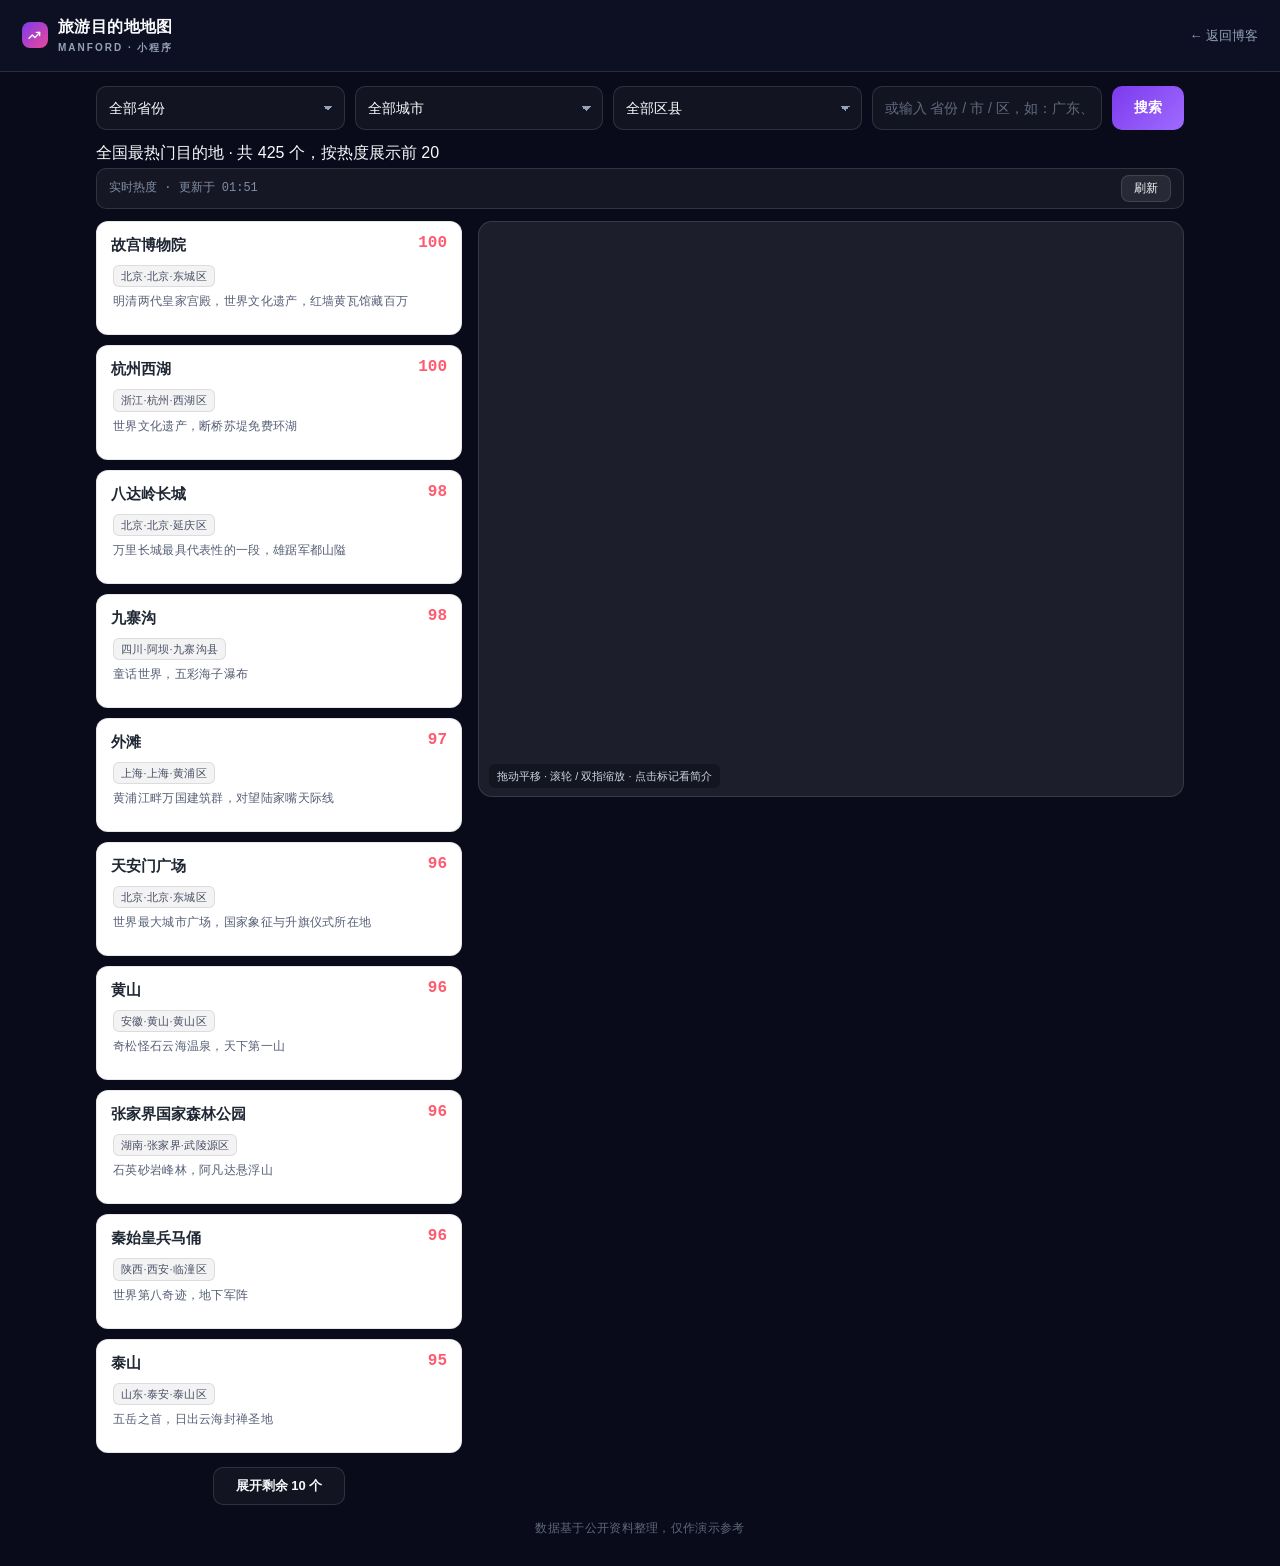
<file: miniapp/p2/index.html>
<!DOCTYPE html>
<html lang="zh-CN">

<head>
  <meta charset="UTF-8" />
  <meta name="viewport" content="width=device-width, initial-scale=1, maximum-scale=1, user-scalable=no" />
  <title>旅游目的地地图 · 项目2</title>
  <link rel="stylesheet" href="../../styles.css" />
  <style>
    :root {
      /* 仅保留博客 styles.css 未定义的专有变量；其余 design token 复用博客 :root */
      --up: #ff5b6e;
    }

    * {
      box-sizing: border-box
    }

    html,
    body {
      margin: 0;
      padding: 0
    }

    html {
      background: #0a0e1a
    }

    body {
      background: var(--bg);
      background-attachment: fixed;
      color: var(--text);
      font-family: var(--font);
      min-height: 100vh;
      -webkit-font-smoothing: antialiased;
    }

    @media (prefers-reduced-motion: reduce) {
      * {
        animation: none !important;
        transition: none !important
      }
    }

    /* ===== 顶栏（仿股票行情小程序：品牌返回博客首页） ===== */
    .topbar {
      display: flex;
      align-items: center;
      justify-content: space-between;
      gap: 14px;
      padding: 14px 22px;
      border-bottom: 1px solid var(--hairline);
      background: var(--menu-bg);
      transition: background .45s ease, border-color .45s ease;
      backdrop-filter: blur(10px);
      -webkit-backdrop-filter: blur(10px);
      position: sticky;
      top: 0;
      z-index: 20;
    }

    .brand {
      display: flex;
      align-items: center;
      gap: 10px;
      font-weight: 700;
      letter-spacing: .4px;
      color: var(--text);
      text-decoration: none
    }

    .brand .logo {
      width: 26px;
      height: 26px;
      display: grid;
      place-items: center;
      border-radius: 8px;
      background: linear-gradient(135deg, var(--violet), #ec4899);
      color: #fff
    }

    .brand .logo svg {
      width: 16px;
      height: 16px
    }

    .brand small {
      display: block;
      font-size: 10px;
      color: var(--muted);
      font-weight: 600;
      letter-spacing: 2px
    }

    .topbar .links {
      display: flex;
      align-items: center;
      gap: 16px;
      font-size: 13px;
      color: var(--muted)
    }

    .topbar .links a {
      display: inline-flex;
      align-items: center;
      gap: 6px;
      color: var(--muted);
      text-decoration: none;
      transition: color .2s
    }

    .topbar .links a:hover {
      color: var(--text)
    }

    /* ===== 旅游目的地地图（项目二） ===== */
    .travel {
      max-width: 1120px;
      margin: 0 auto;
      padding: 14px 16px 28px
    }

    .t-search {
      display: flex;
      gap: 10px;
      flex-wrap: wrap;
      align-items: center;
      margin-bottom: 10px
    }

    .t-sel,
    .t-in {
      flex: 1;
      min-width: 130px;
      height: 44px;
      border: 1px solid var(--hairline);
      background: var(--surface);
      color: var(--text);
      border-radius: 10px;
      padding: 0 12px;
      font-size: 14px;
      font-family: var(--font);
      outline: none
    }

    .t-sel {
      appearance: none;
      -webkit-appearance: none;
      background-image: linear-gradient(45deg, transparent 50%, var(--muted) 50%), linear-gradient(135deg, var(--muted) 50%, transparent 50%);
      background-position: calc(100% - 16px) 19px, calc(100% - 11px) 19px;
      background-size: 5px 5px, 5px 5px;
      background-repeat: no-repeat;
      padding-right: 30px
    }

    .t-in::placeholder {
      color: rgba(148,163,184,0.6)
    }

    .t-go {
      height: 44px;
      padding: 0 22px;
      border: none;
      background: linear-gradient(135deg, var(--violet), #a06bff);
      color: #fff;
      border-radius: 10px;
      font-size: 14px;
      font-weight: 600;
      cursor: pointer;
      font-family: var(--font);
      white-space: nowrap
    }

    .t-go:active {
      transform: translateY(1px)
    }

    .t-sub {
      color: var(--muted);
      font-size: 13px;
      margin: 2px 2px 12px;
      letter-spacing: .3px
    }

    .t-more {
      align-self: center;
      margin: 4px auto 0;
      padding: 9px 22px;
      border: 1px solid var(--hairline);
      background: var(--surface);
      color: var(--text);
      border-radius: 10px;
      font-size: 13px;
      font-weight: 600;
      cursor: pointer;
      font-family: var(--font);
      transition: border-color .2s, background .2s
    }

    .t-more:hover { border-color: var(--violet); background: var(--glass-strong); }

    .t-body {
      display: flex;
      gap: 16px;
      align-items: flex-start
    }

    .t-hotbar {
      display: flex;
      align-items: center;
      justify-content: space-between;
      gap: 10px;
      margin: 2px 0 12px;
      padding: 6px 12px;
      background: var(--glass);
      border: 1px solid var(--hairline);
      border-radius: 10px;
      font-size: 12px;
      color: rgba(148, 163, 184, .85)
    }

    .t-hotbar #tHot {
      font-family: var(--mono)
    }

    .t-refresh {
      flex: 0 0 auto;
      border: 1px solid var(--hairline);
      background: var(--glass-strong);
      color: var(--text);
      font-size: 12px;
      padding: 4px 12px;
      border-radius: 8px;
      cursor: pointer;
      transition: border-color .15s, transform .15s
    }

    .t-refresh:hover {
      border-color: var(--violet);
      transform: translateY(-1px)
    }

    .t-fire {
      flex: 0 0 auto;
      margin-left: 6px;
      font-size: 10px;
      line-height: 1;
      color: #fff;
      background: var(--up);
      padding: 2px 5px;
      border-radius: 5px;
      align-self: flex-start;
      font-weight: 700
    }

    .t-list {
      flex: 0 0 366px;
      max-width: 366px;
      display: flex;
      flex-direction: column;
      gap: 10px
    }

    .t-item {
      display: flex;
      flex-direction: column;
      gap: 8px;
      padding: 12px 14px;
      background: #ffffff;
      color: #1d2433;
      border: 1px solid rgba(20, 24, 40, .1);
      border-radius: 12px;
      cursor: pointer;
      transition: border-color .15s, transform .15s, box-shadow .15s;
      min-height: 64px
    }

    .t-item:hover,
    .t-item.active {
      border-color: var(--violet);
      box-shadow: 0 6px 18px rgba(124, 92, 255, .18);
      transform: translateX(2px)
    }

    .t-main {
      display: flex;
      align-items: flex-start;
      gap: 10px
    }

    .t-sub {
      display: flex;
      flex-direction: column;
      gap: 5px
    }

    .t-name {
      flex: 1;
      min-width: 0;
      font-size: 15px;
      font-weight: 600;
      color: #1f2733;
      line-height: 1.4;
      display: -webkit-box;
      -webkit-line-clamp: 3;
      -webkit-box-orient: vertical;
      overflow: hidden
    }

    .t-city {
      align-self: flex-start;
      font-size: 11px;
      color: rgba(45, 53, 77, .88);
      font-weight: 400;
      background: rgba(20, 24, 40, .05);
      border: 1px solid rgba(20, 24, 40, .1);
      padding: 1px 7px;
      border-radius: 6px
    }

    .t-desc {
      font-size: 12px;
      color: rgba(70, 80, 105, .92);
      line-height: 1.5;
      overflow: hidden;
      display: -webkit-box;
      -webkit-line-clamp: 2;
      -webkit-box-orient: vertical
    }

    .t-heat {
      flex: 0 0 auto;
      display: flex;
      align-items: flex-start;
      line-height: 1.2
    }

    .t-heat b {
      font-family: var(--mono);
      font-size: 16px;
      color: var(--up)
    }

    .t-empty {
      padding: 30px;
      text-align: center;
      color: rgba(70, 80, 105, .92);
      background: #fff;
      border: 1px dashed rgba(20, 24, 40, .14);
      border-radius: 12px
    }

    .t-mapwrap {
      flex: 1;
      min-width: 0;
      position: relative;
      height: 64vh;
      min-height: 420px;
      background: var(--glass-strong);
      border: 1px solid var(--hairline);
      border-radius: 14px;
      overflow: hidden
    }

    #tMap {
      width: 100%;
      height: 100%
    }

    .t-pin {
      line-height: 0;
      cursor: pointer;
      filter: drop-shadow(0 4px 6px rgba(0, 0, 0, .45));
      transition: transform .12s
    }

    .t-pin:hover {
      transform: scale(1.14)
    }

    .t-info-win {
      padding: 4px 6px;
      max-width: 240px
    }

    .t-info-win .tt-name {
      color: #161a22;
      font-size: 14px;
      font-weight: 700
    }

    .t-info-win .tt-meta {
      color: #7c3aed;
      font-size: 11px;
      margin: 3px 0 5px;
      font-family: var(--mono)
    }

    .t-info-win .tt-desc {
      color: #555;
      font-size: 12px;
      line-height: 1.5
    }

    .t-mapnotice {
      position: absolute;
      inset: 0;
      display: flex;
      flex-direction: column;
      align-items: center;
      justify-content: center;
      gap: 10px;
      text-align: center;
      color: var(--muted);
      padding: 24px
    }

    .t-mapnotice .mn-ic {
      width: 42px;
      height: 42px;
      color: var(--violet)
    }

    .t-mapnotice p {
      margin: 0;
      font-size: 14px
    }

    .t-mapnotice .mn-sub {
      font-size: 12px;
      color: rgba(148,163,184,0.6);
      max-width: 330px;
      line-height: 1.6
    }

    .t-retry {
      margin-top: 6px;
      padding: 9px 22px;
      border: none;
      background: linear-gradient(135deg, var(--violet), #a06bff);
      color: #fff;
      border-radius: 10px;
      font-size: 13px;
      font-weight: 600;
      cursor: pointer;
      font-family: var(--font);
      white-space: nowrap
    }

    .t-retry:active { transform: translateY(1px); }

    .t-maphint {
      position: absolute;
      left: 10px;
      bottom: 8px;
      font-size: 11px;
      color: #cfd6e6;
      background: rgba(12, 16, 24, .55);
      padding: 3px 8px;
      border-radius: 6px;
      pointer-events: none;
      z-index: 3
    }

    .t-foot {
      margin-top: 14px;
      text-align: center;
      color: rgba(148,163,184,0.6);
      font-size: 12px;
      letter-spacing: .3px
    }

    @media (max-width:780px) {
      .t-search {
        display: grid;
        grid-template-columns: 1fr 1fr 1fr;
        gap: 8px
      }

      .t-sel {
        flex: none;
        width: 100%;
        min-width: 0
      }

      .t-in {
        grid-column: 1 / 3;
        flex: none;
        width: 100%;
        min-width: 0
      }

      .t-go {
        grid-column: 3 / 4;
        flex: none
      }

      .t-sel,
      .t-in,
      .t-go {
        height: 38px;
        font-size: 13px
      }

      .t-body {
        flex-direction: column
      }

      .t-list {
        flex: none;
        max-width: none;
        width: 100%;
        display: grid;
        grid-template-columns: repeat(2, 1fr);
        gap: 8px
      }

      .t-more {
        grid-column: 1 / -1;
        width: 100%
      }

      .t-mapwrap {
        flex: none;
        width: 100%;
        height: 56vh
      }
    }
  </style>
</head>

<body>
  <div class="bg-aurora"></div>
  <div class="bg-grain"></div>
  <header class="topbar">
    <a class="brand" href="https://smf0707.github.io/manford-blog/">
      <span class="logo">
        <svg viewBox="0 0 24 24" fill="none" stroke="currentColor" stroke-width="2" stroke-linecap="round"
          stroke-linejoin="round">
          <path d="M3 17l5-5 4 4 7-8" />
          <path d="M14 8h5v5" />
        </svg>
      </span>
      <span>旅游目的地地图<small>MANFORD · 小程序</small></span>
    </a>
    <div class="links">
      <a href="https://smf0707.github.io/manford-blog/">&larr; 返回博客</a>
    </div>
  </header>

  <main class="travel">
    <div class="t-search">
      <select id="tProv" class="t-sel" aria-label="选择省份"></select>
      <select id="tCity" class="t-sel" aria-label="选择城市"></select>
      <select id="tDist" class="t-sel" aria-label="选择区县"></select>
      <input id="tInput" class="t-in" type="text" placeholder="或输入 省份 / 市 / 区，如：广东、广东 广州、广州 番禺" />
      <button id="tGo" class="t-go">搜索</button>
    </div>
    <div class="t-subhead" id="tSub">全国最热门目的地</div>
    <div class="t-hotbar"><span id="tHot">实时热度 · 加载中…</span><button class="t-refresh" id="tRefresh" type="button">刷新</button></div>
    <div class="t-body">
      <div class="t-list" id="tList"></div>
      <div class="t-mapwrap">
        <div id="tMap"></div>
        <div class="t-maphint">拖动平移 · 滚轮 / 双指缩放 · 点击标记看简介</div>
      </div>
    </div>
    <footer class="t-foot">数据基于公开资料整理，仅作演示参考</footer>
  </main>

  <script src="travel-data.js"></script>
  <script src="travel-dist.js"></script>
  <script>
    /* 高德地图 Web 端 JS API 密钥（必填）
       获取：高德开放平台 console.amap.com → 应用管理 → 创建应用 → 添加 Key
       → 服务平台选「Web端(JS API)」→ 得到 key 与 安全密钥(securityJsCode)
       把下面的占位替换成你自己的即可。 */
    /* 同步博客皮肤：读取博客存的主题（nebula-theme）并应用，实现皮肤联动 */
    try {
      var _t = localStorage.getItem('nebula-theme');
      if (_t && _t !== 'dark') document.documentElement.setAttribute('data-theme', _t);
    } catch (e) {}

    var AMAP_KEY = '240b76a8767e420891ee663673bab5b5';
    var AMAP_SECRET = '0f7c5b9c7cf3c729834c45c0bfcc168e';

    var Travel = {
      data: null,
      provSel: null, citySel: null, input: null, list: null, mapEl: null, sub: null,
      map: null, markers: null, info: null, results: [],
      cleanName: function (p) { return (p || '').replace(/(省|市|自治区|特别行政区|壮族|回族|维吾尔)/g, ''); },
      init: function () {
        var self = this;
        this.data = (window.TRAVEL_DATA || []).map(function (d) {
          d.dist = (window.TRAVEL_DIST && window.TRAVEL_DIST[d.name]) || d.city || '';
          return d;
        });
        this.expanded = false;
        this.provSel = document.getElementById('tProv');
        this.citySel = document.getElementById('tCity');
        this.distSel = document.getElementById('tDist');
        this.input = document.getElementById('tInput');
        this.list = document.getElementById('tList');
        this.mapEl = document.getElementById('tMap');
        this.sub = document.getElementById('tSub');
        this.hotEl = document.getElementById('tHot');
        this.hotBoost = {};
        this.hotUpdated = '';
        this.hotLoading = false;
        if (!this.mapEl) return;
        this.fillProv();
        this.onProv();
        this.provSel.addEventListener('change', function () { self.onProv(); self.search(); });
        this.citySel.addEventListener('change', function () { self.onCity(); self.search(); });
        this.distSel.addEventListener('change', function () { self.search(); });
        document.getElementById('tGo').addEventListener('click', function () { self.search(); });
        this.input.addEventListener('keydown', function (e) { if (e.key === 'Enter') self.search(); });
        var rf = document.getElementById('tRefresh');
        if (rf) rf.addEventListener('click', function () { self.loadHot(); });
        this.search();
        this.loadHot();
      },
      fillProv: function () {
        var seen = {}, provs = [];
        this.data.forEach(function (d) { if (!seen[d.prov]) { seen[d.prov] = 1; provs.push(d.prov); } });
        this.provSel.innerHTML = '<option value="">全部省份</option>' + provs.map(function (p) {
          return '<option value="' + p + '">' + Travel.cleanName(p) + '</option>';
        }).join('');
      },
      onProv: function () {
        var pv = this.provSel.value, seen = {}, cities = [];
        this.data.forEach(function (d) { if ((!pv || d.prov === pv) && !seen[d.city]) { seen[d.city] = 1; cities.push(d.city); } });
        this.citySel.innerHTML = '<option value="">全部城市</option>' + cities.map(function (c) { return '<option value="' + c + '">' + c + '</option>'; }).join('');
        this.citySel.value = '';
        this.onCity();
      },
      onCity: function () {
        var pv = this.provSel.value, cv = this.citySel.value;
        if (!pv && !cv) { this.distSel.innerHTML = '<option value="">全部区县</option>'; this.distSel.value = ''; return; }
        var seen = {}, dists = [];
        this.data.forEach(function (d) {
          if ((!pv || d.prov === pv) && (!cv || d.city === cv) && d.dist && !seen[d.dist]) { seen[d.dist] = 1; dists.push(d.dist); }
        });
        dists.sort();
        this.distSel.innerHTML = '<option value="">全部区县</option>' + dists.map(function (x) { return '<option value="' + x + '">' + x + '</option>'; }).join('');
        this.distSel.value = '';
      },
      parseInput: function () {
        var raw = (this.input.value || '').trim();
        var prov = this.provSel.value, city = this.citySel.value, dist = this.distSel.value;
        if (raw) {
          var parts = raw.split(/\s+/), p0 = parts[0], hitP = '', hitC = '';
          this.data.forEach(function (d) {
            if (d.prov.indexOf(p0) >= 0) hitP = d.prov;
            else { var cn = Travel.cleanName(d.prov); if (cn && p0.indexOf(cn) >= 0) hitP = d.prov; }
            if (d.city.indexOf(p0) >= 0) hitC = d.city;
          });
          if (hitP) {
            prov = hitP;
            if (parts[1]) city = parts[1];
            if (parts[2]) dist = parts[2];
          } else if (hitC) {
            city = hitC;
            if (parts[1]) dist = parts[1];
          }
        }
        return { prov: prov, city: city, dist: dist };
      },
      displayHeat: function (d) {
        return Math.min(100, (d.heat || 0) + (this.hotBoost[d.name] || 0));
      },
      /* ===== 实时热搜热度（微博/抖音/头条/知乎）===== */
      loadHot: function () {
        if (this.hotLoading) return;
        var self = this;
        this.hotLoading = true;
        this.setHotbar('loading');
        var APIS = [
          'https://60s.viki.moe/v2/weibo',
          'https://60s.viki.moe/v2/douyin',
          'https://60s.viki.moe/v2/toutiao',
          'https://60s.viki.moe/v2/zhihu'
        ];
        Promise.allSettled(APIS.map(function (u) {
          return fetch(u, { cache: 'no-store' }).then(function (r) { if (!r.ok) throw 0; return r.json(); });
        })).then(function (res) {
          var titles = [];
          res.forEach(function (r) {
            if (r.status === 'fulfilled' && r.value && r.value.data) {
              r.value.data.slice(0, 30).forEach(function (it, i) { if (it && it.title) titles.push({ t: String(it.title), idx: i }); });
            }
          });
          var boost = {};
          self.data.forEach(function (d) {
            var nm = d.name;
            var city = Travel.cleanName(d.city || '');
            var keys = [];
            if (nm && nm.length >= 3) keys.push(nm);
            if (city) keys.push(city);
            if (!keys.length) return;
            for (var k = 0; k < titles.length; k++) {
              var hit = false;
              for (var j = 0; j < keys.length; j++) { if (titles[k].t.indexOf(keys[j]) >= 0) { hit = true; break; } }
              if (hit) {
                var b = Math.round(Math.max(6, 50 - titles[k].idx * 0.9));
                if (!(nm in boost) || b > boost[nm]) boost[nm] = b;
                break;
              }
            }
          });
          self.hotBoost = boost;
          self.hotUpdated = new Date().toLocaleTimeString('zh-CN', { hour: '2-digit', minute: '2-digit' });
          self.hotLoading = false;
          self.search();
          self.setHotbar('ok');
        }).catch(function () {
          self.hotLoading = false;
          self.setHotbar('fail');
        });
      },
      setHotbar: function (state) {
        if (!this.hotEl) return;
        if (state === 'loading') this.hotEl.textContent = '实时热度 · 加载中…';
        else if (state === 'ok') {
          var n = Object.keys(this.hotBoost).length;
          this.hotEl.textContent = '实时热度 · 更新于 ' + this.hotUpdated + (n ? ' · ' + n + ' 个随热搜升温' : '');
        } else this.hotEl.textContent = '实时热度暂不可用，已显示静态数据';
      },
      search: function () {
        var self = this;
        this.expanded = false;
        var q = this.parseInput();
        var r = this.data.filter(function (d) {
          if (q.prov && d.prov !== q.prov) return false;
          if (q.city && d.city.indexOf(q.city) < 0) return false;
          if (q.dist && d.dist.indexOf(q.dist) < 0) return false;
          return true;
        });
        r.sort(function (a, b) { return self.displayHeat(b) - self.displayHeat(a); });
        var top = r.slice(0, 20);
        this.results = top;
        this.lastQ = q; this.lastTotal = r.length;
        this.renderList(top, q, r.length);
        if (this.map) this.addMarkers(top);
      },
      renderList: function (top, q, total) {
        var self = this;
        var p = Travel.cleanName(q.prov || (this.provSel.value ? this.provSel.value : ''));
        var head = !q.prov ? '全国最热门目的地' : (p + (q.city ? ' · ' + q.city : '') + (q.dist ? ' · ' + q.dist : ''));
        this.sub.textContent = head + ' · 共 ' + total + ' 个，按热度展示前 ' + Math.min(top.length, 20);
        if (!top.length) { this.list.innerHTML = '<div class="t-empty">未找到匹配的旅游目的地，试试其他省份 / 城市 / 区县</div>'; return; }
        var limit = (this.expanded || top.length <= 10) ? top.length : 10;
        this.list.innerHTML = top.slice(0, limit).map(function (d, i) {
          var pp = Travel.cleanName(d.prov);
          var tag = pp + '·' + d.city + (d.dist && d.dist !== d.city ? '·' + d.dist : '');
          var fire = self.hotBoost[d.name] ? '<span class="t-fire">热</span>' : '';
          return '<div class="t-item" data-i="' + i + '">'
            + '<div class="t-main"><div class="t-name">' + d.name + fire + '</div><div class="t-heat"><b>' + self.displayHeat(d) + '</b></div></div>'
            + '<div class="t-sub"><span class="t-city">' + tag + '</span><div class="t-desc">' + d.desc + '</div></div>'
            + '</div>';
        }).join('');
        if (top.length > 10) {
          var left = top.length - 10;
          this.list.innerHTML += '<button class="t-more" id="tMore">' + (this.expanded ? '收起' : ('展开剩余 ' + left + ' 个')) + '</button>';
          document.getElementById('tMore').addEventListener('click', function () { self.expanded = !self.expanded; self.renderList(self.results, self.lastQ, self.lastTotal); });
        }
        Array.prototype.forEach.call(this.list.querySelectorAll('.t-item'), function (el) {
          el.addEventListener('click', function () { self.focusPoint(parseInt(el.dataset.i, 10)); });
        });
      },
      /* ===== 高德地图 ===== */
      mapReady: function () {
        var self = this;
        if (this.map) return;
        this.map = new AMap.Map(this.mapEl, { zoom: 5, center: [104, 36], viewMode: '2D', mapStyle: 'amap://styles/normal', resizeEnable: true });
        this.map.on('click', function () { if (self.info) self.info.close(); });
        setTimeout(function () { try { self.map && self.map.resize(); } catch (e) {} }, 200);
        if (this.results.length) this.addMarkers(this.results);
      },
      addMarkers: function (list) {
        if (!this.map || !list || !list.length) return;
        if (this.markers) this.map.remove(this.markers);
        var self = this;
        this.markers = list.map(function (d, i) {
          var mk = new AMap.Marker({
            position: [d.lng, d.lat],
            content: self.pinHTML(d),
            offset: new AMap.Pixel(-13, -34),
            zIndex: 100 + i,
            title: d.name
          });
          mk.on('click', function () { self.openInfo(d, mk); });
          self.map.add(mk);
          return mk;
        });
        this.map.setFitView(this.markers, false, [50, 50, 50, 50], 14);
      },
      pinHTML: function (d) {
        var c = this.pinColor(this.displayHeat(d));
        return '<div class="t-pin" style="--c:' + c + '">'
          + '<svg width="26" height="34" viewBox="0 0 26 34" xmlns="http://www.w3.org/2000/svg">'
          + '<path d="M13 0C5.8 0 0 5.8 0 13c0 9.2 13 21 13 21s13-11.8 13-21C26 5.8 20.2 0 13 0z" fill="' + c + '" stroke="#fff" stroke-width="1.6"/>'
          + '<circle cx="13" cy="13" r="5" fill="#fff"/></svg></div>';
      },
      pinColor: function (h) { var L = 58 - h * 0.30; return 'hsl(2,88%,' + L.toFixed(0) + '%)'; },
      openInfo: function (d, mk) {
        if (!this.map) return;
        if (!this.info) this.info = new AMap.InfoWindow({ offset: new AMap.Pixel(0, -32) });
        this.info.setContent('<div class="t-info-win"><div class="tt-name">' + d.name + '</div><div class="tt-meta">' + Travel.cleanName(d.prov) + '·' + d.city + ' · 热度 ' + this.displayHeat(d) + '</div><div class="tt-desc">' + d.desc + '</div></div>');
        this.info.open(this.map, mk.getPosition());
      },
      focusPoint: function (i) {
        var d = this.results[i]; if (!d) return;
        if (this.map) this.map.setZoomAndCenter(17, [d.lng, d.lat]);   // 街道 / 建筑级
        if (this.markers && this.markers[i]) this.openInfo(d, this.markers[i]);
      },
      showNotice: function () {
        if (!this.mapEl) return;
        this.mapEl.innerHTML = '<div class="t-mapnotice">'
          + '<span class="mn-ic"><svg viewBox="0 0 24 24" fill="none" stroke="currentColor" stroke-width="1.8" stroke-linecap="round" stroke-linejoin="round"><path d="M12 21s-7-6.2-7-11a7 7 0 0 1 14 0c0 4.8-7 11-7 11z"/><circle cx="12" cy="10" r="2.6"/></svg></span>'
          + '<p>地图需要配置高德地图 Key</p>'
          + '<p class="mn-sub">在 miniapp/p2/index.html 顶部把 AMAP_KEY / AMAP_SECRET 换成你自己的「Web 端 JS API」密钥（高德开放平台获取），地图即可显示并可缩放到街道建筑级。</p>'
          + '</div>';
      },
      showLoadFail: function () {
        if (!this.mapEl) return;
        var self = this;
        this.mapEl.innerHTML = '<div class="t-mapnotice">'
          + '<span class="mn-ic"><svg viewBox="0 0 24 24" fill="none" stroke="currentColor" stroke-width="1.8" stroke-linecap="round" stroke-linejoin="round"><path d="M12 21s-7-6.2-7-11a7 7 0 0 1 14 0c0 4.8-7 11-7 11z"/><circle cx="12" cy="10" r="2.6"/></svg></span>'
          + '<p>地图加载失败或网络受限</p>'
          + '<p class="mn-sub">当前网络（如手机流量）可能无法访问高德地图服务，或加载较慢。建议切换到 WiFi 后点下方「重新加载」；若在 App 内置浏览器打开，请用系统浏览器打开本页。</p>'
          + '<button class="t-retry" id="tRetry">重新加载</button>'
          + '</div>';
        var btn = document.getElementById('tRetry');
        if (btn) btn.addEventListener('click', function () {
          self.mapEl.innerHTML = '';
          if (window.AMap && self.map) { try { self.map.destroy(); } catch (e) {} self.map = null; self.markers = null; }
          loadAmap();
        });
      }
    };

    function loadAmap() {
      if (!AMAP_KEY || AMAP_KEY.indexOf('YOUR_') === 0) { Travel.showNotice(); return; }
      window._AMapSecurityConfig = { securityJsCode: AMAP_SECRET };
      if (window.__amapTimer) clearTimeout(window.__amapTimer);
      window.__amapTimer = setTimeout(function () { if (!window.AMap) Travel.showLoadFail(); }, 15000);
      window.__onAmapReady = function () { clearTimeout(window.__amapTimer); Travel.mapReady(); };
      var s = document.createElement('script');
      s.src = 'https://webapi.amap.com/maps?v=2.0&key=' + encodeURIComponent(AMAP_KEY) + '&callback=__onAmapReady&_=' + Date.now();
      s.async = true; document.head.appendChild(s);
    }

    document.addEventListener('DOMContentLoaded', function () { Travel.init(); loadAmap(); });
  </script>
</body>

</html>
</file>
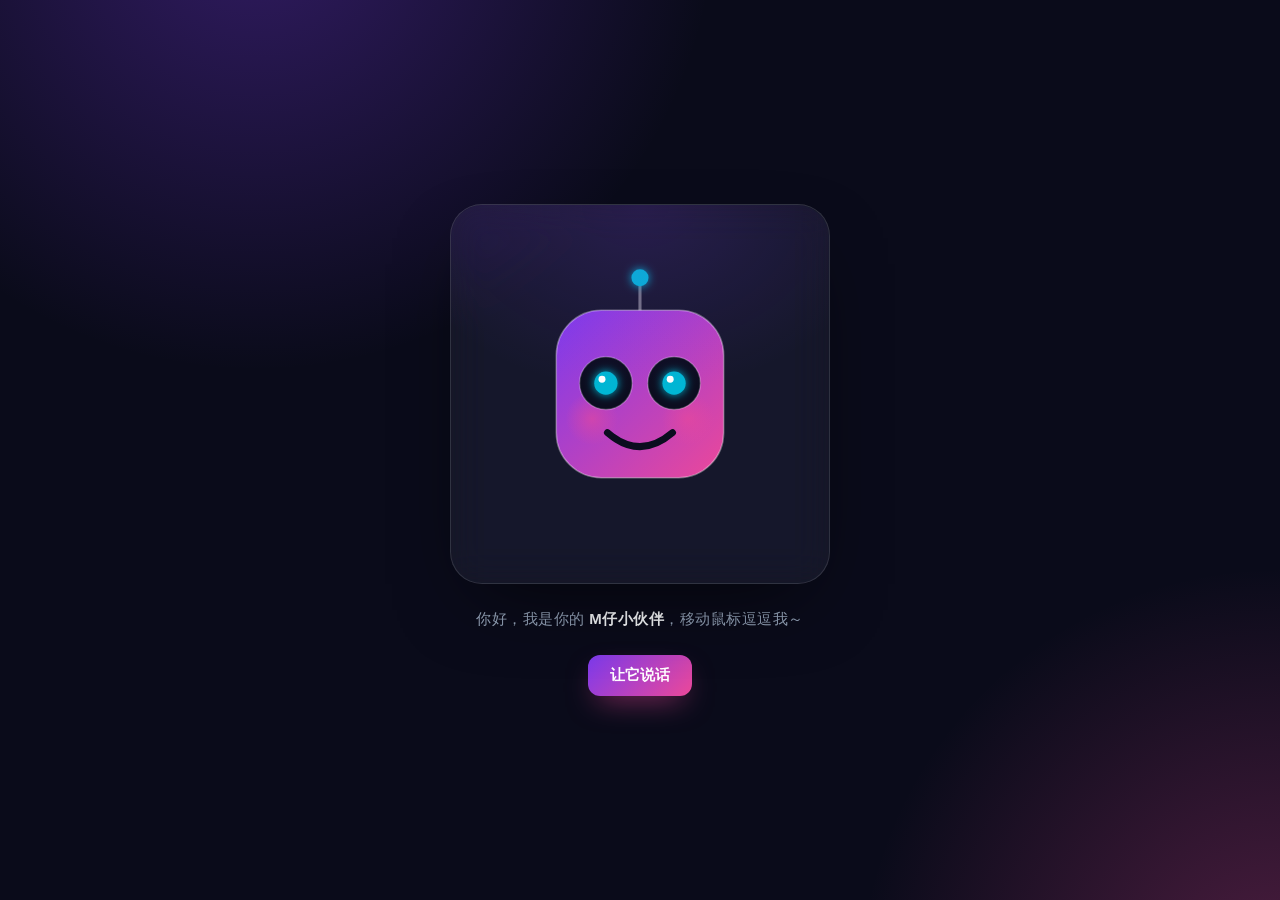
<file: robot.html>
<!DOCTYPE html>
<html lang="zh-CN">
<head>
<meta charset="UTF-8" />
<meta name="viewport" content="width=device-width, initial-scale=1.0" />
<title>M仔小伙伴 · 互动机器人脸</title>
<style>
  :root{
    --bg:#0A0B1A;
    --violet:#7C3AED;
    --pink:#EC4899;
    --cyan:#06B6D4;
    --grad:linear-gradient(135deg,#7C3AED 0%,#EC4899 100%);
  }
  *{box-sizing:border-box;margin:0;padding:0}
  body{
    font-family:'Inter',-apple-system,BlinkMacSystemFont,'Segoe UI','PingFang SC','Microsoft YaHei',sans-serif;
    background:var(--bg);color:#F8FAFC;min-height:100vh;
    display:grid;place-items:center;overflow:hidden;
    background:
      radial-gradient(60vw 60vw at 20% -10%,rgba(124,58,237,.35),transparent 60%),
      radial-gradient(55vw 55vw at 100% 110%,rgba(236,72,153,.30),transparent 60%),
      var(--bg);
  }
  .stage{display:flex;flex-direction:column;align-items:center;gap:26px}
  .card{
    position:relative;width:min(90vw,380px);aspect-ratio:1/1;border-radius:32px;
    background:rgba(255,255,255,.05);border:1px solid rgba(255,255,255,.12);
    backdrop-filter:blur(18px) saturate(140%);-webkit-backdrop-filter:blur(18px) saturate(140%);
    box-shadow:0 30px 80px -30px rgba(0,0,0,.7);
    display:grid;place-items:center;overflow:hidden;
  }
  .card::before{
    content:"";position:absolute;inset:0;border-radius:inherit;
    background:radial-gradient(120% 90% at 50% 0%,rgba(124,58,237,.18),transparent 55%);
    pointer-events:none;
  }
  svg.robot{width:82%;height:82%;display:block;overflow:visible}
  /* 头部随光标偏转 */
  #robot{transform-box:fill-box;transform-origin:center;transition:transform .35s cubic-bezier(.2,.7,.2,1)}
  /* 呼吸浮动 */
  #breathe{transform-box:fill-box;transform-origin:center;animation:breathe 4.5s ease-in-out infinite}
  @keyframes breathe{0%,100%{transform:scale(1)}50%{transform:scale(1.035)}}
  /* 眨眼 */
  .eye{transform-box:fill-box;transform-origin:center;transition:transform .09s ease}
  .eye.blink{transform:scaleY(.07)}
  /* 说话 */
  .mouth{transform-box:fill-box;transform-origin:center}
  .mouth.talking{animation:talk .34s ease-in-out infinite}
  @keyframes talk{0%,100%{transform:scaleY(1)}50%{transform:scaleY(.35)}}
  .label{font-size:15px;color:#94A3B8;letter-spacing:.5px}
  .label b{color:#F8FAFC;font-weight:600}
  .btn{
    display:inline-flex;align-items:center;gap:8px;cursor:pointer;border:none;
    font-family:inherit;font-size:14.5px;font-weight:600;padding:11px 22px;border-radius:12px;
    background:var(--grad);color:#fff;box-shadow:0 12px 30px -10px rgba(236,72,153,.6);
    transition:transform .25s ease,box-shadow .25s ease;
  }
  .btn:hover{transform:translateY(-2px);box-shadow:0 18px 40px -10px rgba(236,72,153,.7)}
  .btn.off{background:rgba(255,255,255,.08);border:1px solid rgba(255,255,255,.12);box-shadow:none}
</style>
</head>
<body>
  <div class="stage">
    <div class="card">
      <svg class="robot" viewBox="0 0 400 400" aria-label="互动机器人脸">
        <defs>
          <linearGradient id="headGrad" x1="0" y1="0" x2="1" y2="1">
            <stop offset="0" stop-color="#7C3AED"/>
            <stop offset="1" stop-color="#EC4899"/>
          </linearGradient>
          <radialGradient id="cheek" cx="50%" cy="50%" r="50%">
            <stop offset="0" stop-color="#EC4899" stop-opacity=".55"/>
            <stop offset="1" stop-color="#EC4899" stop-opacity="0"/>
          </radialGradient>
          <filter id="glow" x="-60%" y="-60%" width="220%" height="220%">
            <feGaussianBlur stdDeviation="6" result="b"/>
            <feMerge><feMergeNode in="b"/><feMergeNode in="SourceGraphic"/></feMerge>
          </filter>
        </defs>

        <g id="robot">
          <g id="breathe">
            <!-- 天线 -->
            <line x1="200" y1="92" x2="200" y2="58" stroke="rgba(255,255,255,.4)" stroke-width="4" stroke-linecap="round"/>
            <circle cx="200" cy="50" r="11" fill="#06B6D4" filter="url(#glow)"/>
            <!-- 头 -->
            <rect x="92" y="92" width="216" height="216" rx="58" fill="url(#headGrad)"/>
            <rect x="92" y="92" width="216" height="216" rx="58" fill="none" stroke="rgba(255,255,255,.35)" stroke-width="2"/>
            <!-- 脸颊光晕 -->
            <circle cx="138" cy="232" r="34" fill="url(#cheek)"/>
            <circle cx="262" cy="232" r="34" fill="url(#cheek)"/>
            <!-- 左眼 -->
            <g class="eye" id="eyeL">
              <circle cx="156" cy="186" r="34" fill="#0B0D1F" stroke="rgba(255,255,255,.25)" stroke-width="2"/>
              <g class="pupil" id="pupilL">
                <circle cx="156" cy="186" r="15" fill="#06B6D4" filter="url(#glow)"/>
                <circle cx="151" cy="181" r="4.5" fill="#fff"/>
              </g>
            </g>
            <!-- 右眼 -->
            <g class="eye" id="eyeR">
              <circle cx="244" cy="186" r="34" fill="#0B0D1F" stroke="rgba(255,255,255,.25)" stroke-width="2"/>
              <g class="pupil" id="pupilR">
                <circle cx="244" cy="186" r="15" fill="#06B6D4" filter="url(#glow)"/>
                <circle cx="239" cy="181" r="4.5" fill="#fff"/>
              </g>
            </g>
            <!-- 嘴 -->
            <path class="mouth" id="mouth" d="M158 250 Q200 286 242 250" fill="none" stroke="#0B0D1F" stroke-width="9" stroke-linecap="round"/>
          </g>
        </g>
      </svg>
    </div>
    <div class="label">你好，我是你的 <b>M仔小伙伴</b>，移动鼠标逗逗我～</div>
    <button class="btn" id="talkBtn">让它说话</button>
  </div>

<script>
(function(){
  const svg   = document.querySelector('svg.robot');
  const robot = document.getElementById('robot');
  const pupilL= document.getElementById('pupilL');
  const pupilR= document.getElementById('pupilR');
  const eyeL  = document.getElementById('eyeL');
  const eyeR  = document.getElementById('eyeR');
  const mouth = document.getElementById('mouth');
  const talkBtn=document.getElementById('talkBtn');

  // 眼睛跟随光标 + 头部偏转
  function onMove(e){
    const r = svg.getBoundingClientRect();
    const cx = r.left + r.width/2;
    const cy = r.top + r.height/2;
    const dx = e.clientX - cx;
    const dy = e.clientY - cy;
    const ang = Math.atan2(dy,dx);
    const dist = Math.min(1, Math.hypot(dx,dy)/320);
    const ox = Math.cos(ang)*dist*11;
    const oy = Math.sin(ang)*dist*11;
    pupilL.setAttribute('transform','translate('+ox+','+oy+')');
    pupilR.setAttribute('transform','translate('+ox+','+oy+')');
    const tilt = Math.max(-7, Math.min(7, dx/45));
    robot.style.transform = 'rotate('+tilt+'deg)';
  }
  window.addEventListener('mousemove', onMove);
  window.addEventListener('touchmove', function(e){
    if(e.touches[0]) onMove(e.touches[0]);
  }, {passive:true});

  // 随机眨眼
  function blink(){
    eyeL.classList.add('blink');
    eyeR.classList.add('blink');
    setTimeout(function(){ eyeL.classList.remove('blink'); eyeR.classList.remove('blink'); }, 130);
  }
  (function scheduleBlink(){
    const t = 1800 + Math.random()*4200;
    setTimeout(function(){ blink(); scheduleBlink(); }, t);
  })();

  // 说话动画开关
  let talking = false;
  talkBtn.addEventListener('click', function(){
    talking = !talking;
    mouth.classList.toggle('talking', talking);
    talkBtn.textContent = talking ? '闭嘴' : '让它说话';
    talkBtn.classList.toggle('off', talking);
  });
})();
</script>
</body>
</html>
</file>
<file: styles.css>
/* Nebula 手记 · 全局样式。与 index.html、app.js 配套。主题变量集中在 :root。 */


  /* ===== 主题锁：所有颜色与圆角集中在此，全局统一 ===== */
  :root{
    --bg:#0A0B1A;
    --bg-2:#0E1024;
    --surface:rgba(255,255,255,0.04);
    --glass:rgba(255,255,255,0.05);
    --glass-strong:rgba(255,255,255,0.08);
    --menu-bg:rgba(14,16,36,0.88);
    --hairline:rgba(255,255,255,0.12);
    --text:#F8FAFC;
    --muted:#94A3B8;
    --violet:#7C3AED;
    --pink:#EC4899;
    --cyan:#06B6D4;
    --grad:linear-gradient(135deg,#7C3AED 0%,#EC4899 100%);
    --grad-soft:linear-gradient(135deg,rgba(124,58,237,0.20),rgba(236,72,153,0.20));
    --radius:22px;
    --radius-sm:14px;
    --radius-xs:10px;
    --shadow:0 24px 70px -24px rgba(0,0,0,0.60);
    --maxw:1180px;
    --font:'Inter',-apple-system,BlinkMacSystemFont,'Segoe UI','PingFang SC','Microsoft YaHei',sans-serif;
    --mono:'JetBrains Mono',ui-monospace,SFMono-Regular,Menlo,Consolas,monospace;
  }
  [data-theme="light"]{
    --bg:#EEF1F8;
    --bg-2:#FFFFFF;
    --surface:rgba(15,23,42,0.03);
    --glass:rgba(255,255,255,0.55);
    --glass-strong:rgba(255,255,255,0.78);
    --menu-bg:rgba(255,255,255,0.96);
    --hairline:rgba(15,23,42,0.12);
    --text:#0A0B1A;
    --muted:#475569;
    --grad-soft:linear-gradient(135deg,rgba(124,58,237,0.14),rgba(236,72,153,0.14));
    --shadow:0 24px 70px -28px rgba(15,23,42,0.30);
  }
  /* ===== 绿金皮肤：韩立青衫绿 + 暖金，深墨绿底、近白微绿字，长时间阅读不累 ===== */
  [data-theme="green"]{
    --bg:#06140E;
    --bg-2:#0A1E15;
    --surface:rgba(255,255,255,0.04);
    --glass:rgba(255,255,255,0.05);
    --glass-strong:rgba(255,255,255,0.08);
    --menu-bg:rgba(8,24,17,0.90);
    --hairline:rgba(170,225,195,0.16);
    --text:#EDF7EF;
    --muted:#90BFA6;
    --violet:#3DDC97;   /* 主绿（竹青绿） */
    --pink:#E6B450;     /* 金（暖金，非刺眼明黄） */
    --cyan:#5FE3C0;     /* 青绿（保留第三色） */
    --grad:linear-gradient(135deg,#3DDC97 0%,#E6B450 100%);
    --grad-soft:linear-gradient(135deg,rgba(61,220,151,0.18),rgba(230,180,80,0.18));
    --shadow:0 24px 70px -24px rgba(0,0,0,0.62);
  }

  *{box-sizing:border-box;margin:0;padding:0}
  html{scroll-behavior:smooth}
  body{
    font-family:var(--font);
    background:var(--bg);
    color:var(--text);
    line-height:1.65;
    -webkit-font-smoothing:antialiased;
    overflow-x:hidden;
    transition:background .45s ease,color .45s ease;
  }
  a{color:inherit;text-decoration:none}
  img{max-width:100%}
  ::selection{background:rgba(124,58,237,0.35);color:#fff}

  /* ===== 背景：深靛蓝宇宙 + 径向渐变光晕 ===== */
  .bg-aurora{
    position:fixed;inset:0;z-index:-1;overflow:hidden;
    background:var(--bg);
  }
  .bg-aurora::before,.bg-aurora::after{
    content:"";position:absolute;border-radius:50%;filter:blur(80px);opacity:.55;
  }
  .bg-aurora::before{
    width:60vw;height:60vw;top:-18vw;left:-10vw;
    background:radial-gradient(circle at 30% 30%,rgba(124,58,237,.55),transparent 60%);
  }
  .bg-aurora::after{
    width:55vw;height:55vw;bottom:-20vw;right:-12vw;
    background:radial-gradient(circle at 70% 70%,rgba(236,72,153,.45),transparent 60%);
  }
  .bg-grain{
    position:fixed;inset:0;z-index:-1;pointer-events:none;opacity:.5;
    background:
      radial-gradient(900px 500px at 80% 8%,rgba(6,182,212,.12),transparent 60%),
      radial-gradient(700px 700px at 10% 90%,rgba(124,58,237,.10),transparent 60%);
  }

  /* ===== 毛玻璃通用 ===== */
  .glass{
    background:var(--glass);
    border:1px solid var(--hairline);
    backdrop-filter:blur(18px) saturate(140%);
    -webkit-backdrop-filter:blur(18px) saturate(140%);
  }

  .wrap{max-width:var(--maxw);margin:0 auto;padding:0 24px}

  /* ===== 导航 ===== */
  .nav{
    position:fixed;top:14px;left:0;right:0;z-index:50;
    display:flex;align-items:center;justify-content:space-between;
    gap:16px;padding:12px 18px;margin:0 16px;
    border-radius:var(--radius);
    box-shadow:var(--shadow);
    isolation:isolate;
  }
  .nav::before{
    content:"";position:absolute;inset:0;border-radius:inherit;
    background:var(--glass);border:1px solid var(--hairline);
    backdrop-filter:blur(18px) saturate(140%);
    -webkit-backdrop-filter:blur(18px) saturate(140%);
    z-index:-1;
  }
  .brand{display:flex;align-items:center;gap:11px;font-weight:700;letter-spacing:.3px}
  .brand .logo{width:34px;height:34px;flex:0 0 auto}
  .brand .logo svg{width:100%;height:100%;display:block}
  .brand small{display:block;font-size:11px;font-weight:500;color:var(--muted);letter-spacing:1px;text-transform:uppercase}
  .nav-links{display:flex;align-items:center;gap:6px}
  .nav-links a{
    padding:8px 14px;border-radius:var(--radius-xs);font-size:14.5px;color:var(--muted);
    transition:transform .25s ease,color .25s ease,background .25s ease;
  }
  .nav-links a:hover{color:var(--text);background:var(--glass-strong);transform:translateY(-1px)}
  .nav-links a.active{color:var(--text)}
  .nav-actions{position:relative;display:flex;align-items:center;gap:10px}
  /* 主题选择弹窗：毛玻璃一致，仅 transform/opacity 动画 */
  .theme-pop{
    position:absolute;top:calc(100% + 10px);right:0;z-index:60;
    display:flex;flex-direction:column;gap:4px;padding:8px;
    min-width:152px;border-radius:var(--radius-sm);
    background:var(--menu-bg);border:1px solid var(--hairline);
    box-shadow:var(--shadow);
    backdrop-filter:blur(22px) saturate(140%);-webkit-backdrop-filter:blur(22px) saturate(140%);
    opacity:0;visibility:hidden;transform:translateY(-8px);
    transition:opacity .22s ease,transform .22s ease,visibility .22s;
  }
  .theme-pop.open{opacity:1;visibility:visible;transform:translateY(0)}
  .theme-opt{
    display:flex;align-items:center;gap:10px;width:100%;
    padding:9px 12px;border-radius:var(--radius-xs);
    background:transparent;border:1px solid transparent;
    color:var(--text);font-size:14.5px;cursor:pointer;font-family:var(--font);
    transition:background .2s ease,transform .2s ease;
  }
  .theme-opt:hover{background:var(--glass-strong);transform:translateY(-1px)}
  .theme-opt.active{border-color:var(--hairline);background:var(--glass)}
  .theme-opt .sw{width:18px;height:18px;border-radius:6px;border:1px solid var(--hairline);flex:0 0 auto}
  .sw-light{background:linear-gradient(135deg,#EEF1F8,#C9D2E4)}
  .sw-dark{background:linear-gradient(135deg,#0A0B1A,#23264A)}
  .sw-green{background:linear-gradient(135deg,#3DDC97,#E6B450)}
  .icon-btn{
    width:40px;height:40px;display:grid;place-items:center;border-radius:50%;
    border:1px solid var(--hairline);background:var(--glass);color:var(--text);cursor:pointer;
    transition:transform .25s ease,background .25s ease;
  }
  .icon-btn:hover{transform:translateY(-2px);background:var(--glass-strong)}
  .icon-btn svg{width:19px;height:19px}
  .btn{
    display:inline-flex;align-items:center;gap:8px;cursor:pointer;border:none;
    font-family:var(--font);font-size:14.5px;font-weight:600;
    padding:11px 20px;border-radius:var(--radius-xs);
    transition:transform .25s ease,box-shadow .25s ease,opacity .25s ease;
  }
  .btn svg{width:17px;height:17px}
  .btn-primary{background:var(--grad);color:#fff;box-shadow:0 12px 30px -10px rgba(236,72,153,.6)}
  .btn-primary:hover{transform:translateY(-2px);box-shadow:0 18px 40px -10px rgba(236,72,153,.7)}
  .btn-ghost{background:var(--glass);border:1px solid var(--hairline);color:var(--text)}
  .btn-ghost:hover{transform:translateY(-2px);background:var(--glass-strong)}
  .nav-cta{display:inline-flex}
  .menu-toggle{display:none}
  @media(max-width:860px){
    .menu-toggle{display:grid}
    .menu-toggle .mbar{transform-box:fill-box;transform-origin:center;transition:transform .3s ease,opacity .3s ease}
    .menu-toggle[aria-expanded="true"] .mbar1{transform:translateY(5px) rotate(45deg)}
    .menu-toggle[aria-expanded="true"] .mbar3{transform:translateY(-5px) rotate(-45deg)}
    .menu-toggle[aria-expanded="true"] .mbar2{opacity:0}
    .nav-links{
      position:absolute;top:calc(100% + 12px);left:0;right:0;
      flex-direction:column;align-items:stretch;gap:4px;padding:12px;
      border-radius:var(--radius);background:var(--menu-bg);
      border:1px solid var(--hairline);box-shadow:var(--shadow);
      backdrop-filter:blur(24px) saturate(150%);-webkit-backdrop-filter:blur(24px) saturate(150%);
      opacity:0;visibility:hidden;transform:translateY(-10px);
      transition:opacity .3s ease,transform .3s ease,visibility .3s ease;z-index:40;
    }
    .nav-links.open{opacity:1;visibility:visible;transform:translateY(0)}
    .nav-links a{padding:13px 14px;font-size:15.5px}
    .wrap{padding:0 16px}
    .nav-links a:hover{transform:none}
    .nav-cta{display:none}
  }

  /* ===== 视图切换 ===== */
  .view{display:none;padding-top:118px}
  .view.active{display:block;animation:viewIn .5s ease both}
  @keyframes viewIn{from{opacity:0}to{opacity:1}}

  /* ===== 入场动画（仅 transform/opacity）===== */
  .reveal{opacity:0;transform:translateY(26px);transition:opacity .7s ease,transform .7s cubic-bezier(.2,.7,.2,1)}
  .reveal.in{opacity:1;transform:none}

  /* ===== Hero ===== */
  .hero{padding:40px 0 70px}
  .hero-grid{display:block}
  .pill{
    display:inline-flex;align-items:center;gap:8px;font-size:13px;font-weight:600;
    padding:7px 14px;border-radius:999px;background:var(--grad-soft);border:1px solid var(--hairline);
    color:var(--text);margin-bottom:22px;
  }
  .pill .dot{width:8px;height:8px;border-radius:50%;background:var(--cyan);box-shadow:0 0 12px var(--cyan)}
  .hero h1{
    font-size:clamp(38px,5.6vw,68px);line-height:1.06;letter-spacing:-1.5px;font-weight:800;margin-bottom:20px;
  }
  .grad-text{background:var(--grad);-webkit-background-clip:text;background-clip:text;color:transparent}
  .hero p.lead{font-size:18px;color:var(--muted);max-width:520px;margin-bottom:30px}
  .hero-cta{display:flex;gap:14px;flex-wrap:wrap}
  .hero-stats{display:flex;gap:30px;margin-top:38px;flex-wrap:wrap}
  .hero-stats .num{font-size:26px;font-weight:800;font-family:var(--mono)}
  .hero-stats .lbl{font-size:13px;color:var(--muted)}

  /* Hero 3D 透视 mockup */
  .mockup-stage{perspective:1300px;display:grid;place-items:center}
  .mockup{
    width:100%;max-width:440px;aspect-ratio:4/3.2;
    background:var(--glass-strong);border:1px solid var(--hairline);
    border-radius:var(--radius);backdrop-filter:blur(14px);
    transform:rotateY(-19deg) rotateX(9deg);transform-style:preserve-3d;
    box-shadow:var(--shadow);padding:18px;
    animation:floaty 7s ease-in-out infinite;
  }
  @keyframes floaty{0%,100%{transform:rotateY(-19deg) rotateX(9deg) translateY(0)}50%{transform:rotateY(-19deg) rotateX(9deg) translateY(-14px)}}
  .mockup .bar{display:flex;gap:7px;margin-bottom:16px}
  .mockup .bar i{width:11px;height:11px;border-radius:50%;background:var(--hairline);display:block}
  .mockup .bar i:nth-child(1){background:#EC4899}
  .mockup .bar i:nth-child(2){background:#7C3AED}
  .mockup .bar i:nth-child(3){background:#06B6D4}
  .mockup .tag{display:inline-block;font-size:11px;font-weight:600;padding:4px 10px;border-radius:999px;background:var(--grad-soft);border:1px solid var(--hairline);color:var(--text);margin-bottom:12px}
  .mockup h3{font-size:19px;line-height:1.3;margin-bottom:12px}
  .mockup .line{height:9px;border-radius:6px;background:var(--surface);margin:9px 0}
  .mockup .line.w70{width:70%}.mockup .line.w90{width:90%}.mockup .line.w50{width:50%}
  .mockup .mini{margin-top:16px;display:flex;gap:10px}
  .mockup .mini .chip{flex:1;height:42px;border-radius:var(--radius-xs);background:var(--grad-soft);border:1px solid var(--hairline)}
  @media(max-width:860px){.hero{padding:32px 0 44px}}

  /* ===== 悬浮 M仔小伙伴（颜色跟随主题） ===== */
  .rb-hg-1{stop-color:var(--violet)}
  .rb-hg-2{stop-color:var(--pink)}
  .rb-antenna{fill:var(--cyan)}
  .rb-eye-color{fill:var(--cyan)}

  /* 右下角悬浮小机器人 */
  .bot-fab{
    position:fixed;right:16px;bottom:16px;z-index:70;width:54px;height:54px;border-radius:50%;
    background:var(--grad);border:1px solid var(--hairline);cursor:pointer;
    box-shadow:0 18px 40px -12px rgba(236,72,153,.55);
    display:grid;place-items:center;
    transition:transform .3s ease,box-shadow .3s ease,opacity .3s ease;
  }
  .bot-fab:hover{transform:translateY(-3px) scale(1.05)}
  .bot-fab.hidden{opacity:0;pointer-events:none;transform:scale(.5)}
  .bot-fab-svg{width:80%;height:80%;display:block;overflow:visible}
  #fabRobot{transform-box:fill-box;transform-origin:center;animation:rb-breathe 4.5s ease-in-out infinite}
  @keyframes rb-breathe{0%,100%{transform:scale(1)}50%{transform:scale(1.05)}}
  .bot-eye{transform-box:fill-box;transform-origin:center;transition:transform .09s ease}
  .bot-eye.blink{transform:scaleY(.08)}
  .bot-fab-pulse{position:absolute;inset:0;border-radius:50%;border:2px solid var(--pink);opacity:0;animation:botPulse 2.4s ease-out infinite}
  @keyframes botPulse{0%{transform:scale(1);opacity:.55}100%{transform:scale(1.5);opacity:0}}

  /* 对话面板 */
  .bot-panel{
    position:fixed;right:16px;bottom:16px;z-index:85;width:min(360px,calc(100vw - 32px));
    height:min(520px,calc(100vh - 48px));border-radius:var(--radius);
    background:var(--menu-bg);border:1px solid var(--hairline);
    backdrop-filter:blur(22px) saturate(150%);-webkit-backdrop-filter:blur(22px) saturate(150%);
    box-shadow:var(--shadow);display:flex;flex-direction:column;overflow:hidden;
    opacity:0;visibility:hidden;transform:translateY(20px) scale(.96);
    transition:opacity .3s ease,transform .3s ease,visibility .3s ease;
  }
  .bot-panel.open{opacity:1;visibility:visible;transform:none}
  .bot-panel-head{display:flex;align-items:center;justify-content:space-between;gap:10px;padding:15px 16px;border-bottom:1px solid var(--hairline)}
  .bot-panel-title{display:flex;align-items:center;gap:11px;min-width:0}
  .bot-avatar{width:40px;height:40px;border-radius:50%;background:var(--grad);display:grid;place-items:center;flex:0 0 auto}
  .bot-avatar svg{width:23px;height:23px}
  .bot-panel-title strong{display:block;font-size:15px;line-height:1.2}
  .bot-panel-title small{font-size:12px;color:var(--muted)}
  .bot-close{width:34px;height:34px;flex:0 0 auto;display:grid;place-items:center;border-radius:50%;border:1px solid var(--hairline);background:var(--glass);color:var(--text);cursor:pointer;transition:transform .25s ease}
  .bot-close:hover{transform:rotate(90deg)}
  .bot-close svg{width:17px;height:17px}
  .bot-msgs{flex:1;overflow:auto;padding:18px;display:flex;flex-direction:column;gap:12px}
  .bot-msg{display:flex}
  .bot-msg.user{justify-content:flex-end}
  .bot-bubble{max-width:82%;padding:10px 14px;border-radius:16px;font-size:14px;line-height:1.55;word-break:break-word;white-space:pre-wrap}
  .bot-msg.bot .bot-bubble{background:var(--glass-strong);border:1px solid var(--hairline);border-bottom-left-radius:5px}
  .bot-msg.user .bot-bubble{background:var(--grad);color:#fff;border-bottom-right-radius:5px}
  .bot-input{display:flex;gap:9px;padding:13px;border-top:1px solid var(--hairline)}
  .bot-input input{flex:1;min-width:0;padding:11px 14px;border-radius:var(--radius-xs);background:var(--bg-2);border:1px solid var(--hairline);color:var(--text);font-family:var(--font);font-size:14px}
  .bot-input input:focus{outline:none;border-color:var(--violet)}
  .bot-input .btn{padding:11px 16px}
  @media(max-width:860px){.bot-fab,.bot-panel{right:12px;bottom:12px}}

  /* ===== Section 通用 ===== */
  .section{padding:74px 0}
  .sec-head{text-align:center;max-width:640px;margin:0 auto 46px}
  .sec-head .pill{margin-bottom:16px}
  .sec-head h2{font-size:clamp(28px,3.6vw,42px);font-weight:800;letter-spacing:-1px}
  .sec-head p{color:var(--muted);margin-top:14px;font-size:16px}

  /* ===== 特性网格 3x3 ===== */
  .feat-grid{display:grid;grid-template-columns:repeat(3,1fr);gap:20px}
  @media(max-width:860px){
    .feat-grid{grid-template-columns:1fr}
    .feat{display:flex;flex-direction:row;align-items:center;gap:14px}
    .feat .ic{margin-bottom:0;flex:0 0 auto}
    .feat-txt{flex:1 1 auto;min-width:0}
  }
  @media(min-width:861px) and (max-width:1040px){.feat-grid{grid-template-columns:repeat(2,1fr)}}
  .feat{
    padding:26px 24px;border-radius:var(--radius);background:var(--glass);border:1px solid var(--hairline);
    transition:transform .35s cubic-bezier(.2,.7,.2,1),background .35s ease,box-shadow .35s ease;
  }
  .feat:hover{transform:translateY(-8px);background:var(--glass-strong);box-shadow:var(--shadow)}
  .feat .ic{width:48px;height:48px;border-radius:var(--radius-xs);display:grid;place-items:center;margin-bottom:16px;border:1px solid var(--hairline)}
  .feat .ic svg{width:24px;height:24px}
  .c-violet .ic{background:rgba(124,58,237,.16);color:var(--violet)}
  .c-pink .ic{background:rgba(236,72,153,.16);color:var(--pink)}
  .c-cyan .ic{background:rgba(6,182,212,.16);color:var(--cyan)}
  .feat h3{font-size:18px;margin-bottom:8px}
  .feat p{color:var(--muted);font-size:14.5px}

  /* ===== 评价轮播 ===== */
  .carousel{position:relative;max-width:760px;margin:0 auto;overflow:hidden;border-radius:var(--radius)}
  .c-track{display:flex;transition:transform .6s cubic-bezier(.2,.7,.2,1)}
  .c-slide{flex:0 0 100%;padding:8px}
  .c-card{padding:34px 32px;border-radius:var(--radius);background:var(--glass);border:1px solid var(--hairline);text-align:center}
  .c-avatar{width:64px;height:64px;border-radius:50%;margin:0 auto 18px;display:grid;place-items:center;font-weight:700;font-size:20px;color:#fff;background:var(--grad);border:2px solid var(--hairline);font-family:var(--mono)}
  .c-stars{display:flex;gap:4px;justify-content:center;margin-bottom:14px;color:var(--pink)}
  .c-stars svg{width:18px;height:18px}
  .c-quote{font-size:17px;line-height:1.7;margin-bottom:18px}
  .c-name{font-weight:700}
  .c-role{font-size:13px;color:var(--muted)}
  .c-dots{display:flex;gap:9px;justify-content:center;margin-top:26px}
  .c-dots button{width:9px;height:9px;border-radius:50%;border:none;background:var(--hairline);cursor:pointer;padding:0;transition:transform .25s ease,background .25s ease}
  .c-dots button.active{background:var(--pink);transform:scale(1.35)}

  /* ===== FAQ ===== */
  .faq{max-width:780px;margin:0 auto;display:flex;flex-direction:column;gap:14px}
  .faq-item{border-radius:var(--radius-sm);background:var(--glass);border:1px solid var(--hairline);overflow:hidden}
  .faq-q{width:100%;display:flex;align-items:center;justify-content:space-between;gap:14px;padding:20px 22px;background:none;border:none;color:var(--text);font-family:var(--font);font-size:16.5px;font-weight:600;cursor:pointer;text-align:left}
  .faq-q .chev{transition:transform .35s ease;color:var(--muted)}
  .faq-q .chev svg{width:20px;height:20px}
  .faq-item.open .faq-q .chev{transform:rotate(180deg)}
  .faq-a{max-height:0;overflow:hidden;transition:max-height .4s ease}
  .faq-a .inner{padding:0 22px 22px;color:var(--muted);font-size:15px}

  /* ===== 文章列表 ===== */
  .posts-layout{display:grid;grid-template-columns:230px 1fr;gap:34px;align-items:start}
  @media(max-width:860px){.posts-layout{grid-template-columns:1fr}}
  .tag-side{position:sticky;top:118px;z-index:5;padding:22px;border-radius:var(--radius);background:var(--menu-bg);border:1px solid var(--hairline);box-shadow:var(--shadow);backdrop-filter:blur(24px) saturate(150%);-webkit-backdrop-filter:blur(24px) saturate(150%)}
  .tag-side h4{font-size:13px;text-transform:uppercase;letter-spacing:1.4px;color:var(--muted);margin-bottom:14px}
  .tag-list{display:flex;flex-wrap:wrap;gap:9px}
  .tag-pill{font-size:13px;padding:7px 13px;border-radius:999px;background:var(--surface);border:1px solid var(--hairline);color:var(--muted);cursor:pointer;transition:transform .25s ease,color .25s ease,background .25s ease}
  .tag-pill:hover{transform:translateY(-2px);color:var(--text)}
  .tag-pill.active{background:var(--grad);color:#fff;border-color:transparent}
  .posts-grid{display:grid;grid-template-columns:repeat(2,1fr);gap:22px}
  @media(max-width:620px){.posts-grid{grid-template-columns:1fr}}
  .post-card{
    position:relative;z-index:1;
    padding:24px;border-radius:var(--radius);background:var(--glass);border:1px solid var(--hairline);
    cursor:pointer;display:flex;flex-direction:column;gap:12px;
    transition:transform .35s cubic-bezier(.2,.7,.2,1),background .35s ease,box-shadow .35s ease;
  }
  .post-card:hover{transform:translateY(-8px);background:var(--glass-strong);box-shadow:var(--shadow)}
  .post-card .pc-tags{display:flex;gap:7px;flex-wrap:wrap}
  .post-card .pc-tag{font-size:11.5px;font-weight:600;padding:4px 10px;border-radius:999px;background:var(--grad-soft);border:1px solid var(--hairline);color:var(--text)}
  .post-card h3{font-size:19px;line-height:1.35}
  .post-card p{color:var(--muted);font-size:14px;flex:1}
  .post-card .pc-meta{display:flex;align-items:center;justify-content:space-between;font-size:13px;color:var(--muted);font-family:var(--mono)}
  .post-card .read{display:inline-flex;align-items:center;gap:5px;color:var(--cyan);font-weight:600}
  .post-card .read svg{width:15px;height:15px}

  /* ===== 文章详情 ===== */
  .article{max-width:760px;margin:0 auto}
  .back{display:inline-flex;align-items:center;gap:7px;color:var(--muted);font-size:14px;cursor:pointer;margin-bottom:24px;transition:color .25s ease,transform .25s ease}
  .back:hover{color:var(--text);transform:translateX(-3px)}
  .back svg{width:16px;height:16px}
  .article h1{font-size:clamp(30px,4.4vw,46px);line-height:1.12;letter-spacing:-1px;margin-bottom:16px}
  .article .a-meta{display:flex;align-items:center;gap:14px;color:var(--muted);font-size:14px;font-family:var(--mono);margin-bottom:30px;flex-wrap:wrap}
  .article .a-tags{display:flex;gap:8px;flex-wrap:wrap}
  .article .a-tag{font-size:12px;font-weight:600;padding:5px 11px;border-radius:999px;background:var(--grad-soft);border:1px solid var(--hairline)}
  .markdown{font-size:16.5px;line-height:1.85;color:var(--text)}
  .markdown h2{font-size:26px;margin:36px 0 14px;letter-spacing:-.5px}
  .markdown h3{font-size:21px;margin:28px 0 12px}
  .markdown p{margin:14px 0;color:var(--text)}
  .markdown ul,.markdown ol{margin:14px 0;padding-left:24px;color:var(--text)}
  .markdown li{margin:7px 0}
  .markdown strong{color:#fff;background:linear-gradient(transparent 62%,rgba(124,58,237,.35) 0)}
  .markdown em{color:var(--cyan);font-style:normal;font-family:var(--mono)}
  .markdown code{font-family:var(--mono);font-size:14.5px;background:var(--surface);border:1px solid var(--hairline);padding:2px 7px;border-radius:7px;color:var(--pink)}
  .markdown pre{background:var(--bg-2);border:1px solid var(--hairline);border-radius:var(--radius-sm);padding:18px;overflow:auto;margin:18px 0}
  .markdown pre code{background:none;border:none;padding:0;color:#E2E8F0;font-size:14px;line-height:1.7}
  .markdown blockquote{margin:18px 0;padding:14px 20px;border-left:3px solid var(--pink);background:var(--grad-soft);border-radius:0 var(--radius-xs) var(--radius-xs) 0;color:var(--muted)}
  .markdown a{color:var(--cyan);text-decoration:underline;text-underline-offset:3px}
  .markdown hr{border:none;height:1px;background:var(--hairline);margin:30px 0}
  .a-nav{display:flex;justify-content:space-between;gap:14px;margin-top:46px;flex-wrap:wrap}
  .a-nav a{padding:14px 18px;border-radius:var(--radius-sm);background:var(--glass);border:1px solid var(--hairline);flex:1;min-width:200px;transition:transform .25s ease,background .25s ease}
  .a-nav a:hover{transform:translateY(-3px);background:var(--glass-strong)}
  .a-nav .lbl{font-size:12px;color:var(--muted);font-family:var(--mono)}
  .a-nav .ttl{font-weight:600;margin-top:4px}

  /* ===== 标签页 ===== */
  .tags-cloud{display:flex;flex-wrap:wrap;gap:16px;justify-content:center;max-width:820px;margin:0 auto}
  .tag-block{padding:22px 26px;border-radius:var(--radius);background:var(--glass);border:1px solid var(--hairline);cursor:pointer;transition:transform .3s ease,background .3s ease;min-width:150px}
  .tag-block:hover{transform:translateY(-6px);background:var(--glass-strong)}
  .tag-block .tname{font-size:18px;font-weight:700;background:var(--grad);-webkit-background-clip:text;background-clip:text;color:transparent}
  .tag-block .tcount{font-size:13px;color:var(--muted);font-family:var(--mono);margin-top:6px}

  /* ===== 关于 ===== */
  .about-grid{display:grid;grid-template-columns:.9fr 1.1fr;gap:40px;align-items:center}
  @media(max-width:860px){.about-grid{grid-template-columns:1fr}}
  .about-art{
    aspect-ratio:1/1;border-radius:var(--radius);background:var(--grad-soft);border:1px solid var(--hairline);
    position:relative;overflow:hidden;box-shadow:var(--shadow);
  }
  .about-art .orb{position:absolute;border-radius:50%;filter:blur(2px)}
  .about-art .orb.a{width:54%;height:54%;top:14%;left:14%;background:var(--grad);opacity:.85}
  .about-art .orb.b{width:30%;height:30%;bottom:16%;right:16%;background:var(--cyan);opacity:.7;mix-blend-mode:screen}
  .about-art .ring{position:absolute;inset:14%;border:1px solid var(--hairline);border-radius:50%}
  .about-art .ring.r2{inset:26%;border-style:dashed}
  .about-grid h2{font-size:clamp(28px,3.6vw,40px);margin-bottom:18px;letter-spacing:-1px}
  .about-grid p{color:var(--muted);margin-bottom:16px;font-size:16px}
  .skills{display:flex;flex-wrap:wrap;gap:10px;margin:22px 0}
  .skill{font-size:13.5px;padding:8px 14px;border-radius:999px;background:var(--surface);border:1px solid var(--hairline);color:var(--text)}

  /* ===== 底部订阅 ===== */
  .footer{padding:70px 0 40px;margin-top:40px}
  .sub-card{max-width:760px;margin:0 auto;text-align:center;padding:48px 36px;border-radius:var(--radius)}
  .sub-card h2{font-size:clamp(26px,3.4vw,36px);margin-bottom:12px;letter-spacing:-.5px}
  .sub-card p{color:var(--muted);margin-bottom:26px}
  .sub-form{display:flex;gap:12px;max-width:460px;margin:0 auto;flex-wrap:wrap}
  .sub-form input{
    flex:1;min-width:200px;padding:13px 16px;border-radius:var(--radius-xs);
    background:var(--bg-2);border:1px solid var(--hairline);color:var(--text);font-family:var(--font);font-size:15px;
    transition:border .25s ease,transform .25s ease;
  }
  .sub-form input:focus{outline:none;border-color:var(--violet);transform:translateY(-1px)}
  .sub-form input.err{border-color:var(--pink)}
  .btn-loading{position:relative;pointer-events:none;opacity:.85}
  .spinner{width:17px;height:17px;border:2px solid rgba(255,255,255,.4);border-top-color:#fff;border-radius:50%;animation:spin .7s linear infinite}
  @keyframes spin{to{transform:rotate(360deg)}}
  .foot-bottom{display:flex;align-items:center;justify-content:space-between;gap:18px;flex-wrap:wrap;margin-top:54px;padding-top:26px;border-top:1px solid var(--hairline);color:var(--muted);font-size:14px}
  .foot-social{display:flex;gap:10px}
  .foot-social a{width:38px;height:38px;display:grid;place-items:center;border-radius:50%;border:1px solid var(--hairline);color:var(--text);transition:transform .25s ease,background .25s ease}
  .foot-social a:hover{transform:translateY(-3px);background:var(--glass-strong)}
  .foot-social svg{width:18px;height:18px}

  /* ===== Toast ===== */
  .toast{
    position:fixed;left:50%;bottom:30px;transform:translate(-50%,140%);z-index:90;
    padding:14px 22px;border-radius:var(--radius-xs);background:var(--glass-strong);border:1px solid var(--hairline);
    backdrop-filter:blur(14px);box-shadow:var(--shadow);display:flex;align-items:center;gap:10px;font-size:14.5px;
    transition:transform .45s cubic-bezier(.2,.8,.2,1),opacity .45s ease;opacity:0;
  }
  .toast.show{transform:translate(-50%,0);opacity:1}
  .toast .tk{width:22px;height:22px;color:var(--cyan);flex:0 0 auto}
  .toast .tk svg{width:22px;height:22px}

  /* ===== 作品集 ===== */
  .work-tabs{display:flex;gap:10px;justify-content:center;flex-wrap:wrap;margin-bottom:38px}
  .w-tab{
    font-size:14px;padding:9px 18px;border-radius:999px;background:var(--surface);border:1px solid var(--hairline);
    color:var(--muted);cursor:pointer;transition:transform .25s ease,color .25s ease,background .25s ease;
  }
  .w-tab:hover{transform:translateY(-2px);color:var(--text)}
  .w-tab.active{background:var(--grad);color:#fff;border-color:transparent}
  .work-grid{display:grid;grid-template-columns:repeat(3,1fr);gap:22px}
  @media(max-width:860px){.work-grid{grid-template-columns:1fr}}
  @media(min-width:861px) and (max-width:1040px){.work-grid{grid-template-columns:repeat(2,1fr)}}
  .work-card{
    overflow:hidden;border-radius:var(--radius);background:var(--glass);border:1px solid var(--hairline);cursor:pointer;
    transition:transform .35s cubic-bezier(.2,.7,.2,1),background .35s ease,box-shadow .35s ease;
  }
  .work-card:hover{transform:translateY(-8px);background:var(--glass-strong);box-shadow:var(--shadow)}
  .w-cover{position:relative;aspect-ratio:4/3;display:grid;place-items:center;overflow:hidden}
  .w-cover-deco{position:absolute;inset:0;opacity:.22}
  .w-cover-deco svg{width:100%;height:100%}
  .w-cover-ic{position:relative;width:52px;height:52px;color:#fff;opacity:.92}
  .w-cover-ic svg{width:100%;height:100%}
  .w-cover-cat{position:absolute;left:14px;bottom:12px;font-size:12px;font-weight:600;color:#fff;background:rgba(8,9,20,.32);padding:4px 11px;border-radius:999px;backdrop-filter:blur(4px)}
  .w-cover-img{position:absolute;inset:0;width:100%;height:100%;object-fit:cover;z-index:0}
  .w-cover .w-cover-cat{z-index:1}
  .work-body{padding:20px 22px;display:flex;flex-direction:column;gap:10px}
  .work-body h3{font-size:18px;line-height:1.35}
  .work-body p{color:var(--muted);font-size:14px;flex:1}
  .work-foot{display:flex;align-items:center;justify-content:space-between;font-size:13px;color:var(--muted)}
  .work-foot .read{display:inline-flex;align-items:center;gap:5px;color:var(--cyan);font-weight:600}
  .work-foot .read svg{width:15px;height:15px}

  /* ===== 弹窗 ===== */
  body.modal-open{overflow:hidden}
  .modal-overlay{
    position:fixed;inset:0;z-index:100;display:flex;align-items:center;justify-content:center;padding:24px;
    background:rgba(5,6,16,.62);backdrop-filter:blur(10px);-webkit-backdrop-filter:blur(10px);
    opacity:0;visibility:hidden;transition:opacity .35s ease,visibility .35s ease;
  }
  .modal-overlay.show{opacity:1;visibility:visible}
  .modal{
    position:relative;width:100%;max-width:680px;max-height:88vh;overflow:auto;
    border-radius:var(--radius);background:var(--glass-strong);border:1px solid var(--hairline);box-shadow:var(--shadow);
    transform:translateY(22px) scale(.96);transition:transform .35s cubic-bezier(.2,.8,.2,1);
  }
  .modal-overlay.show .modal{transform:none}
  .modal-close{
    position:absolute;top:14px;right:14px;z-index:2;width:38px;height:38px;display:grid;place-items:center;
    border-radius:50%;border:1px solid var(--hairline);background:rgba(10,11,26,.45);color:#fff;cursor:pointer;
    transition:transform .25s ease,background .25s ease;
  }
  .modal-close:hover{transform:rotate(90deg);background:rgba(10,11,26,.8)}
  .modal-close svg{width:18px;height:18px}
  .modal-cover{height:190px;display:grid;place-items:center;position:relative;overflow:hidden}
  .modal-cover .w-cover-ic{width:60px;height:60px}
  .modal-body{padding:26px 28px 30px}
  .modal-meta{display:flex;gap:10px;align-items:center;font-size:13px;color:var(--muted);font-family:var(--mono);margin-bottom:12px;flex-wrap:wrap}
  .modal-body h3{font-size:24px;letter-spacing:-.5px;margin-bottom:12px}
  .modal-intro{font-size:16px;color:var(--text);margin-bottom:14px}
  .modal-detail{color:var(--muted);font-size:15px;line-height:1.8;margin-bottom:24px}
  .modal-link{display:inline-flex;align-items:center;gap:8px}
  .modal-link svg{width:17px;height:17px}

  /* ===== 减少动态偏好：塌缩为静态 ===== */
  @media (prefers-reduced-motion: reduce){
    *,*::before,*::after{animation:none !important;transition:none !important;scroll-behavior:auto !important}
    .reveal{opacity:1 !important;transform:none !important}
    .mockup{transform:rotateY(-19deg) rotateX(9deg) !important}
  }
</file>
